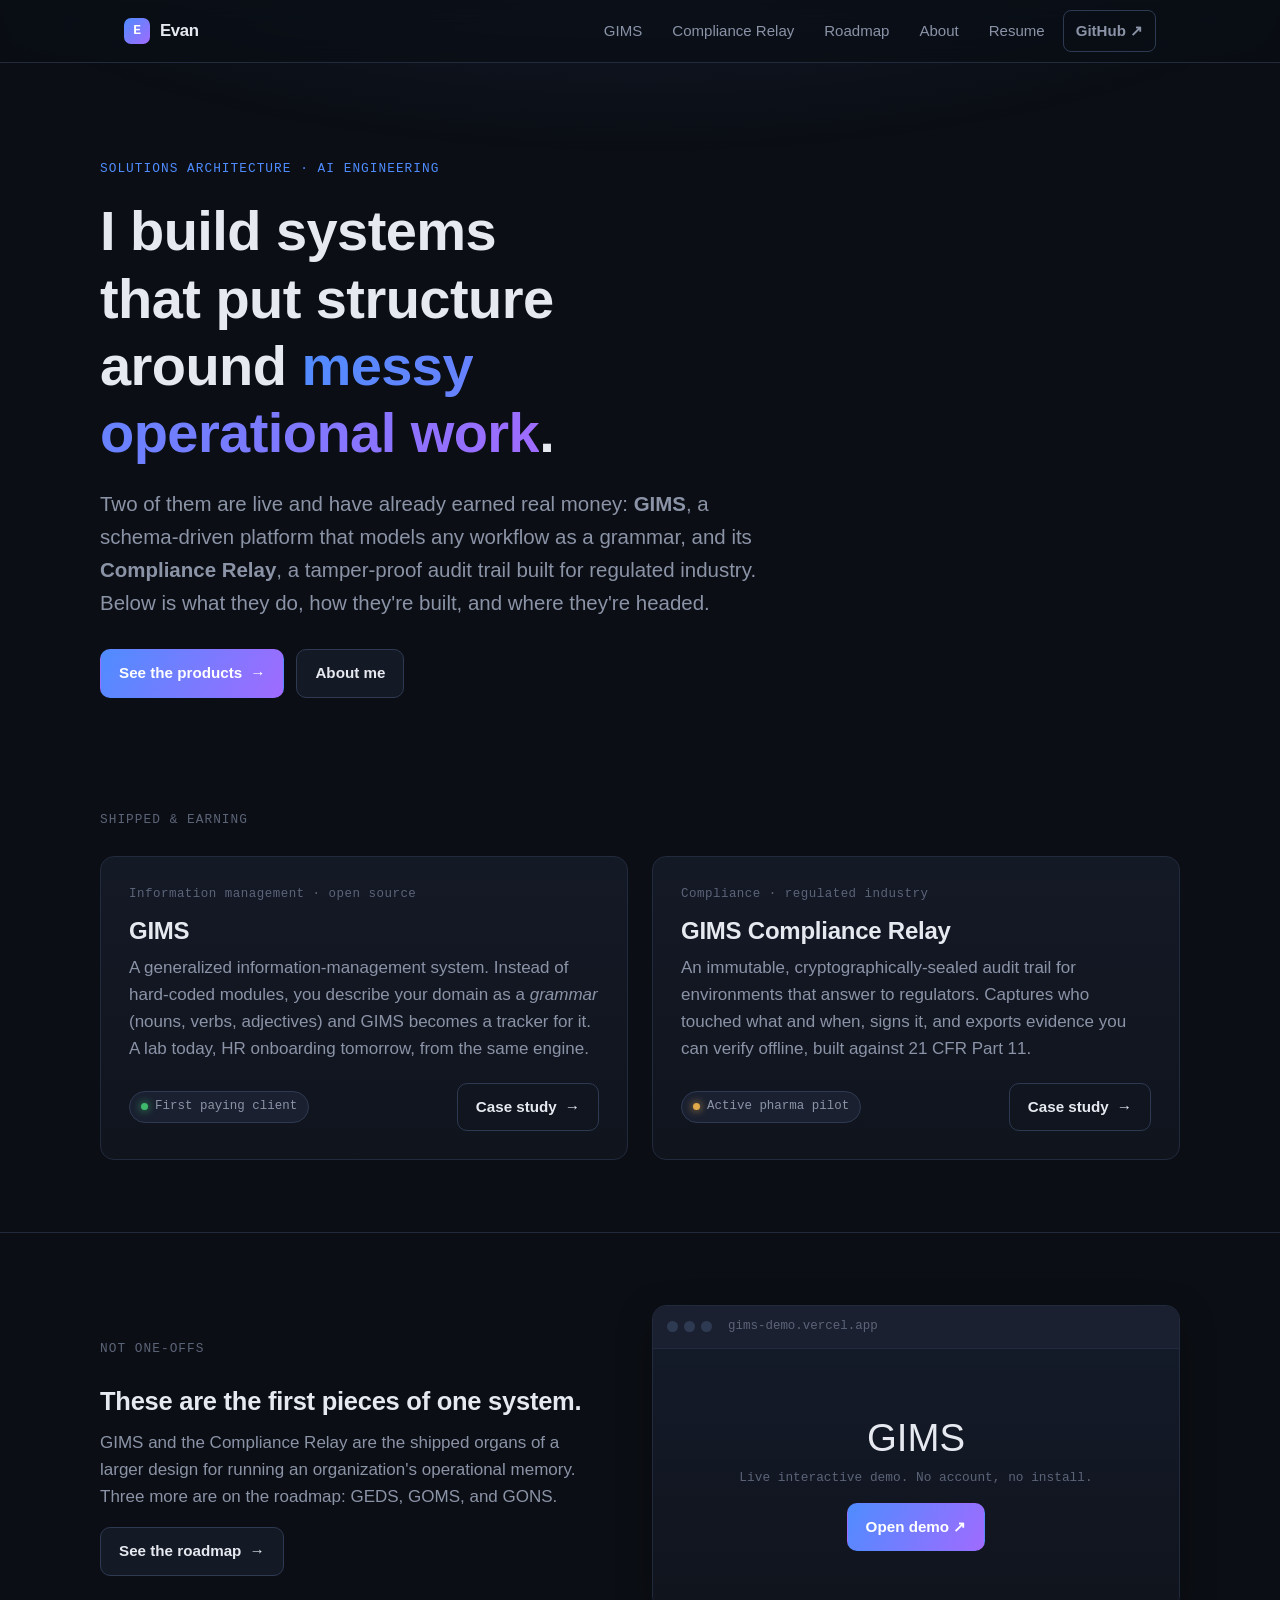
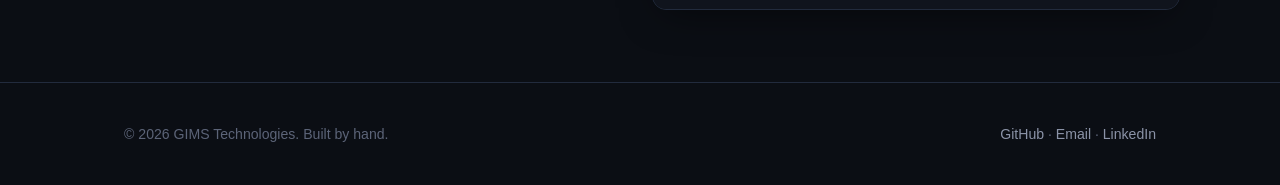
<file: index.html>
<!DOCTYPE html>
<html lang="en">
<head>
  <meta charset="UTF-8" />
  <meta name="viewport" content="width=device-width, initial-scale=1.0" />
  <title>Evan · Solutions Architecture &amp; AI Engineering</title>
  <link rel="icon" href="favicon.ico" sizes="any">
  <meta name="description" content="I build systems that put structure around messy operational work, and get people to pay for them. GIMS and the GIMS Compliance Relay: live, and already earning." />
  <meta property="og:title" content="Evan · Systems that structure operational work" />
  <meta property="og:description" content="GIMS and the GIMS Compliance Relay: live products with real early paying customers." />
  <meta property="og:type" content="website" />
  <link rel="preconnect" href="https://fonts.googleapis.com" />
  <link rel="stylesheet" href="styles/main.css" />
</head>
<body>
  <!-- NAME NOTE: "Evan" is used as the builder handle throughout.
       Swap in a legal/display name here and in the footer + about.html when ready. -->
  <header class="nav">
    <div class="container nav-inner">
      <a class="brand" href="index.html">
        <span class="mark">E</span> Evan
      </a>
      <nav class="nav-links">
        <a href="gims.html">GIMS</a>
        <a href="compliance-relay.html">Compliance Relay</a>
        <a href="roadmap.html">Roadmap</a>
        <a href="about.html">About</a>
        <a href="resume.html">Resume</a>
        <a class="btn btn-ghost" href="https://github.com/BMA-Corgea" target="_blank" rel="noopener">GitHub ↗</a>
      </nav>
    </div>
  </header>

  <main>
    <!-- HERO -->
    <section class="container hero">
      <div class="eyebrow">Solutions Architecture · AI Engineering</div>
      <h1>I build systems that put structure around <span class="gradient-text">messy operational work</span>.</h1>
      <p class="lede">
        Two of them are live and have already earned real money: <strong>GIMS</strong>, a
        schema-driven platform that models any workflow as a grammar, and its
        <strong>Compliance Relay</strong>, a tamper-proof audit trail built for regulated industry.
        Below is what they do, how they're built, and where they're headed.
      </p>
      <div class="btn-row">
        <a class="btn btn-primary" href="#work">See the products <span class="arrow">→</span></a>
        <a class="btn" href="about.html">About me</a>
      </div>
    </section>

    <!-- WORK -->
    <section class="container section" id="work">
      <div class="section-label">Shipped &amp; earning</div>
      <div class="grid grid-2">

        <!-- GIMS -->
        <article class="card">
          <div class="kicker">Information management · open source</div>
          <h3>GIMS</h3>
          <p class="card-sub">
            A generalized information-management system. Instead of hard-coded modules, you
            describe your domain as a <em>grammar</em> (nouns, verbs, adjectives) and GIMS
            becomes a tracker for it. A lab today, HR onboarding tomorrow, from the same engine.
          </p>
          <div class="card-foot">
            <span class="tag"><span class="dot"></span> First paying client</span>
            <a class="btn btn-ghost" href="gims.html">Case study <span class="arrow">→</span></a>
          </div>
        </article>

        <!-- Compliance Relay -->
        <article class="card">
          <div class="kicker">Compliance · regulated industry</div>
          <h3>GIMS Compliance Relay</h3>
          <p class="card-sub">
            An immutable, cryptographically-sealed audit trail for environments that answer to
            regulators. Captures who touched what and when, signs it, and exports evidence you
            can verify offline, built against 21 CFR Part 11.
          </p>
          <div class="card-foot">
            <span class="tag"><span class="dot warm"></span> Active pharma pilot</span>
            <a class="btn btn-ghost" href="compliance-relay.html">Case study <span class="arrow">→</span></a>
          </div>
        </article>

      </div>
    </section>

    <hr class="divider" />

    <!-- BIGGER PICTURE / ROADMAP TEASER -->
    <section class="container section">
      <div class="grid grid-2" style="align-items:center;">
        <div>
          <div class="section-label">Not one-offs</div>
          <h2>These are the first pieces of one system.</h2>
          <p style="color:var(--muted); max-width:52ch;">
            GIMS and the Compliance Relay are the shipped organs of a larger design for
            running an organization's operational memory. Three more are on the roadmap:
            GEDS, GOMS, and GONS.
          </p>
          <div class="btn-row">
            <a class="btn" href="roadmap.html">See the roadmap <span class="arrow">→</span></a>
          </div>
        </div>
        <div class="frame" aria-hidden="true">
          <div class="frame-bar">
            <div class="dots"><i></i><i></i><i></i></div>
            <span class="url">gims-demo.vercel.app</span>
          </div>
          <div class="frame-body">
            <div>
              <div class="organ-code" style="font-size:2.4rem;">GIMS</div>
              <p class="placeholder-note">Live interactive demo. No account, no install.</p>
              <div class="btn-row" style="justify-content:center; margin-top:14px;">
                <a class="btn btn-primary" href="https://gims-demo.vercel.app/" target="_blank" rel="noopener">Open demo ↗</a>
              </div>
            </div>
          </div>
        </div>
      </div>
    </section>
  </main>

  <footer class="footer">
    <div class="container footer-inner">
      <span>© <span data-year>2026</span> GIMS Technologies. Built by hand.</span>
      <span>
        <a href="https://github.com/BMA-Corgea" target="_blank" rel="noopener">GitHub</a> ·
        <a href="mailto:evanbr93@gmail.com">Email</a> · <a href="https://www.linkedin.com/in/evan-brown-7abb97332/" target="_blank" rel="noopener">LinkedIn</a>
      </span>
    </div>
  </footer>

  <script src="js/main.js"></script>
</body>
</html>
</file>
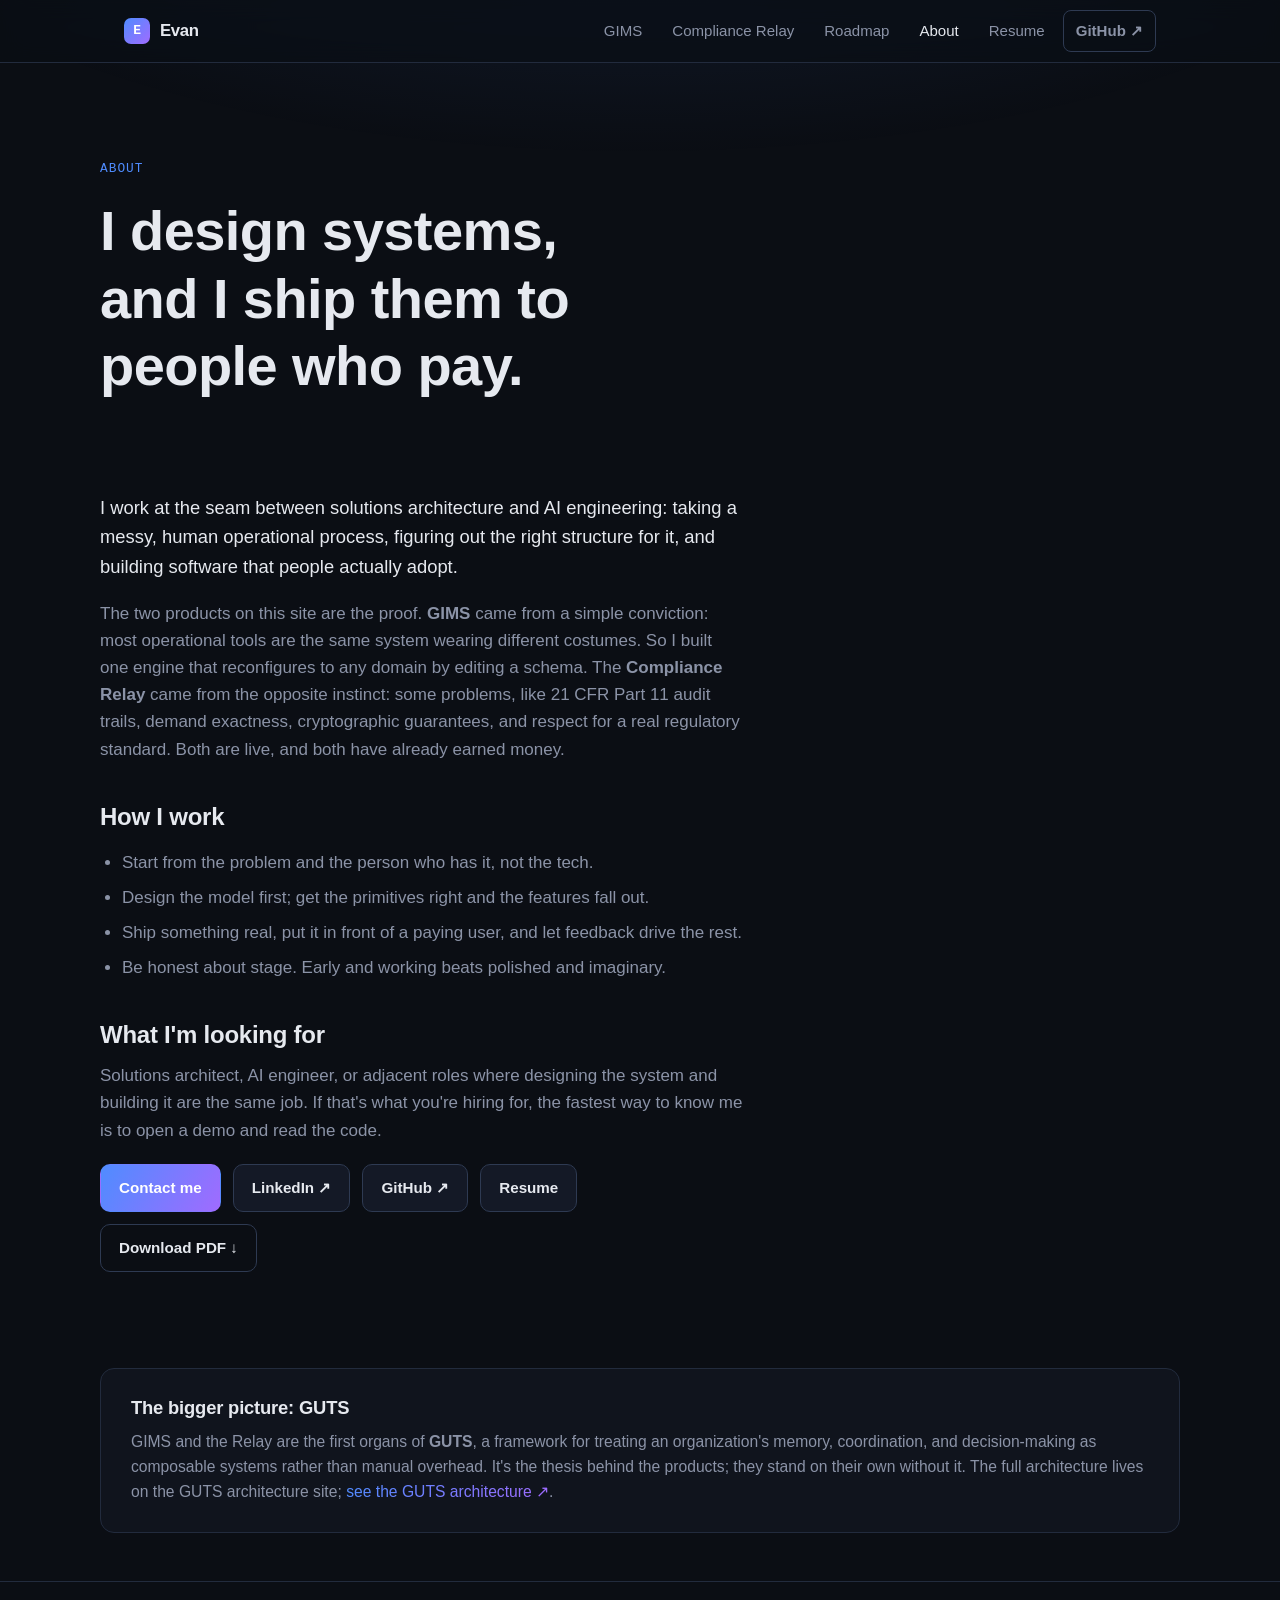
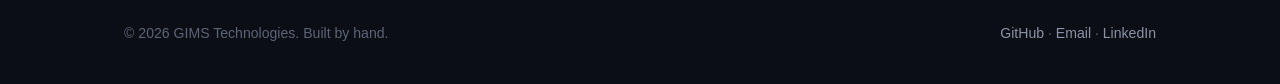
<file: about.html>
<!DOCTYPE html>
<html lang="en">
<head>
  <meta charset="UTF-8" />
  <meta name="viewport" content="width=device-width, initial-scale=1.0" />
  <title>About · Evan</title>
  <link rel="icon" href="favicon.ico" sizes="any">
  <meta name="description" content="Solutions architect and AI engineer. I design systems that structure operational work and ship them to real, paying customers." />
  <link rel="stylesheet" href="styles/main.css" />
</head>
<body>
  <header class="nav">
    <div class="container nav-inner">
      <a class="brand" href="index.html"><span class="mark">E</span> Evan</a>
      <nav class="nav-links">
        <a href="gims.html">GIMS</a>
        <a href="compliance-relay.html">Compliance Relay</a>
        <a href="roadmap.html">Roadmap</a>
        <a href="about.html">About</a>
        <a href="resume.html">Resume</a>
        <a class="btn btn-ghost" href="https://github.com/BMA-Corgea" target="_blank" rel="noopener">GitHub ↗</a>
      </nav>
    </div>
  </header>

  <main>
    <section class="container hero" style="padding-bottom:24px;">
      <div class="eyebrow">About</div>
      <h1>I design systems, and I ship them to people who pay.</h1>
    </section>

    <section class="container section-tight">
      <div class="prose">
        <!-- PERSONALIZE: replace the handle/bio below with your name and a sentence or two
             of real background (where you're based, what you were doing before, etc.). -->
        <p style="font-size:1.15rem; color:var(--text);">
          I work at the seam between solutions architecture and AI engineering: taking a messy,
          human operational process, figuring out the right structure for it, and building software
          that people actually adopt.
        </p>
        <p style="color:var(--muted);">
          The two products on this site are the proof. <strong>GIMS</strong> came from a simple
          conviction: most operational tools are the same system wearing different costumes.
          So I built one engine that reconfigures to any domain by editing a schema. The
          <strong>Compliance Relay</strong> came from the opposite instinct: some problems, like
          21 CFR Part 11 audit trails, demand exactness, cryptographic guarantees, and respect for a
          real regulatory standard. Both are live, and both have already earned money.
        </p>

        <h2>How I work</h2>
        <ul>
          <li>Start from the problem and the person who has it, not the tech.</li>
          <li>Design the model first; get the primitives right and the features fall out.</li>
          <li>Ship something real, put it in front of a paying user, and let feedback drive the rest.</li>
          <li>Be honest about stage. Early and working beats polished and imaginary.</li>
        </ul>

        <h2>What I'm looking for</h2>
        <p style="color:var(--muted);">
          Solutions architect, AI engineer, or adjacent roles where designing the system and building
          it are the same job. If that's what you're hiring for, the fastest way to know me is to open
          a demo and read the code.
        </p>

        <div class="contact-row">
          <a class="btn btn-primary" href="mailto:evanbr93@gmail.com">Contact me</a>
          <a class="btn" href="https://www.linkedin.com/in/evan-brown-7abb97332/" target="_blank" rel="noopener">LinkedIn ↗</a>
          <a class="btn" href="https://github.com/BMA-Corgea" target="_blank" rel="noopener">GitHub ↗</a>
          <a class="btn" href="resume.html">Resume</a>
          <a class="btn btn-ghost" href="Evan-Brown-Resume.pdf" target="_blank" rel="noopener">Download PDF ↓</a>
        </div>
      </div>
    </section>

    <section class="container section-tight">
      <div class="footnote">
        <h3>The bigger picture: GUTS</h3>
        <p style="margin-bottom:0;">
          GIMS and the Relay are the first organs of <strong>GUTS</strong>, a framework for treating an
          organization's memory, coordination, and decision-making as composable systems rather than
          manual overhead. It's the thesis behind the products; they stand on their own without it.
          The full architecture lives on the GUTS architecture site;
          <a class="gradient-text" href="https://guts-architecture.vercel.app/" target="_blank" rel="noopener">see the GUTS architecture ↗</a>.
        </p>
      </div>
    </section>
  </main>

  <footer class="footer">
    <div class="container footer-inner">
      <span>© <span data-year>2026</span> GIMS Technologies. Built by hand.</span>
      <span><a href="https://github.com/BMA-Corgea" target="_blank" rel="noopener">GitHub</a> · <a href="mailto:evanbr93@gmail.com">Email</a> · <a href="https://www.linkedin.com/in/evan-brown-7abb97332/" target="_blank" rel="noopener">LinkedIn</a></span>
    </div>
  </footer>
  <script src="js/main.js"></script>
</body>
</html>
</file>
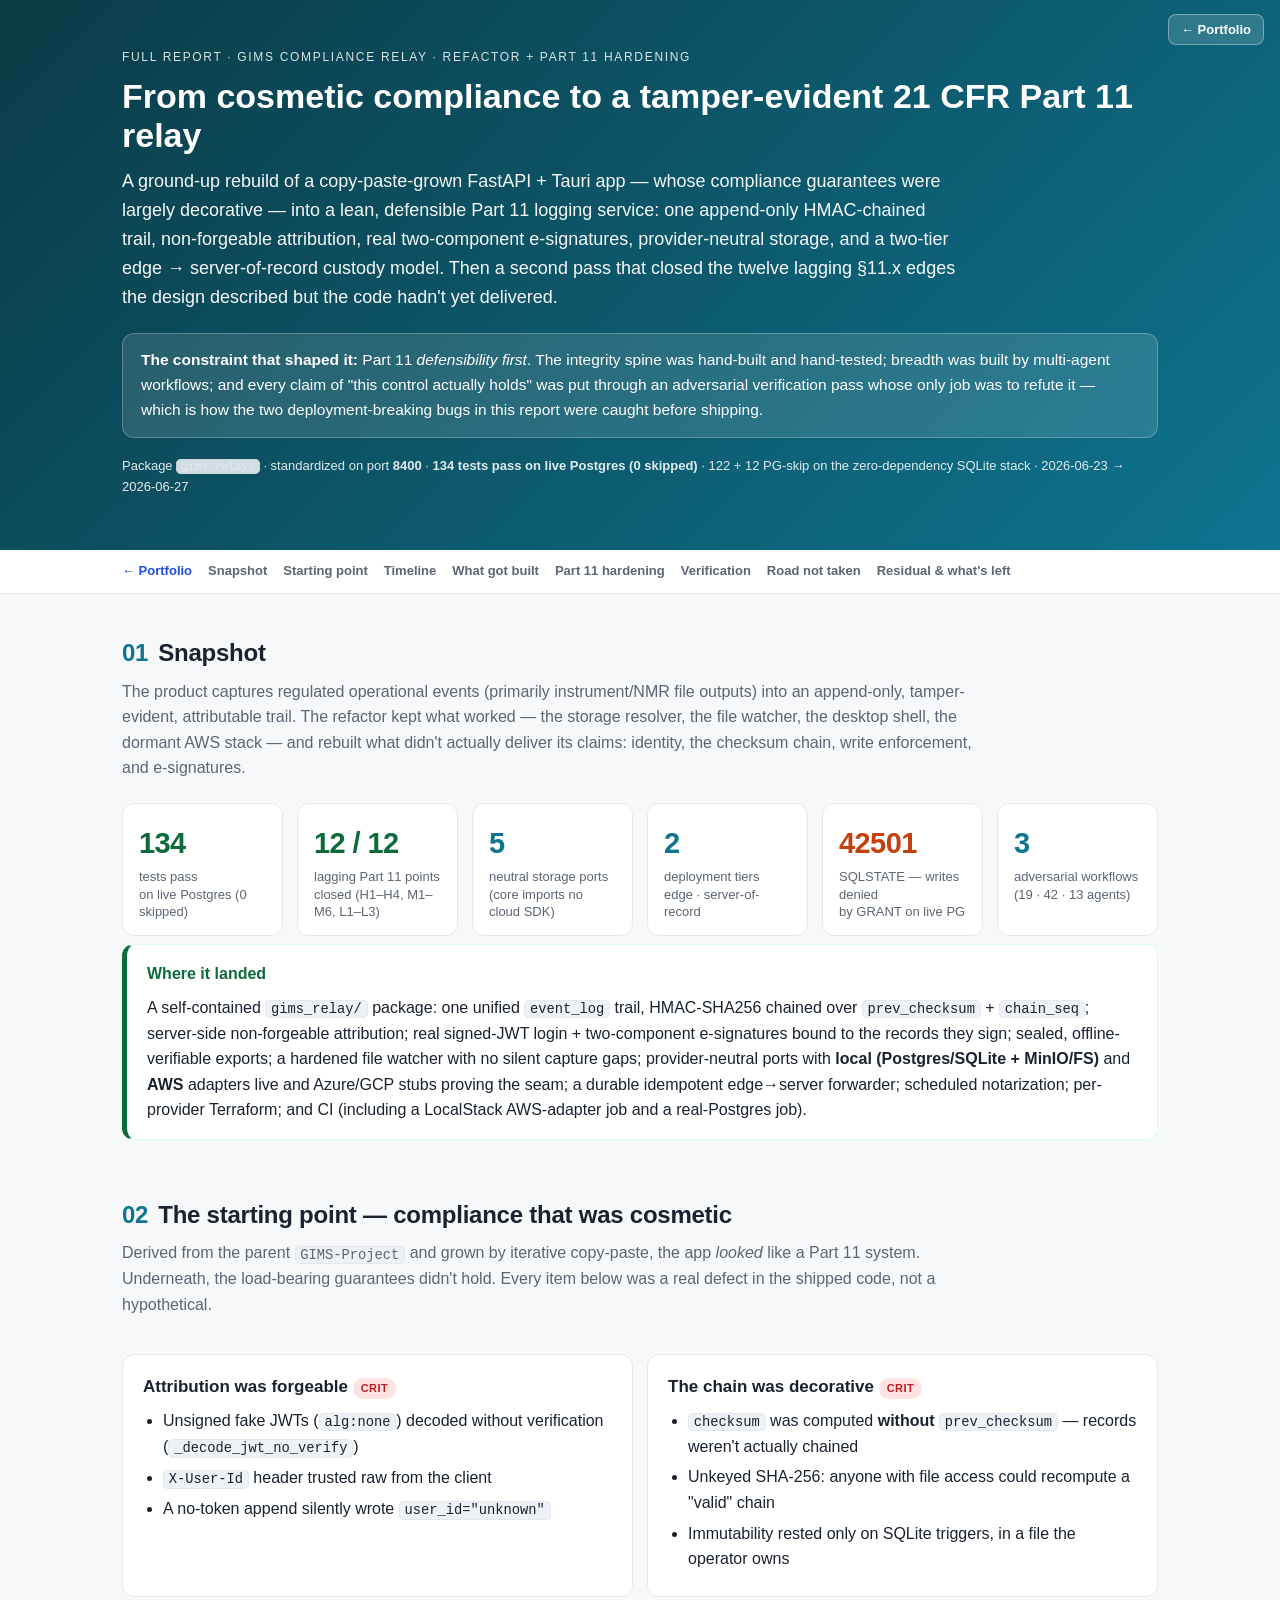
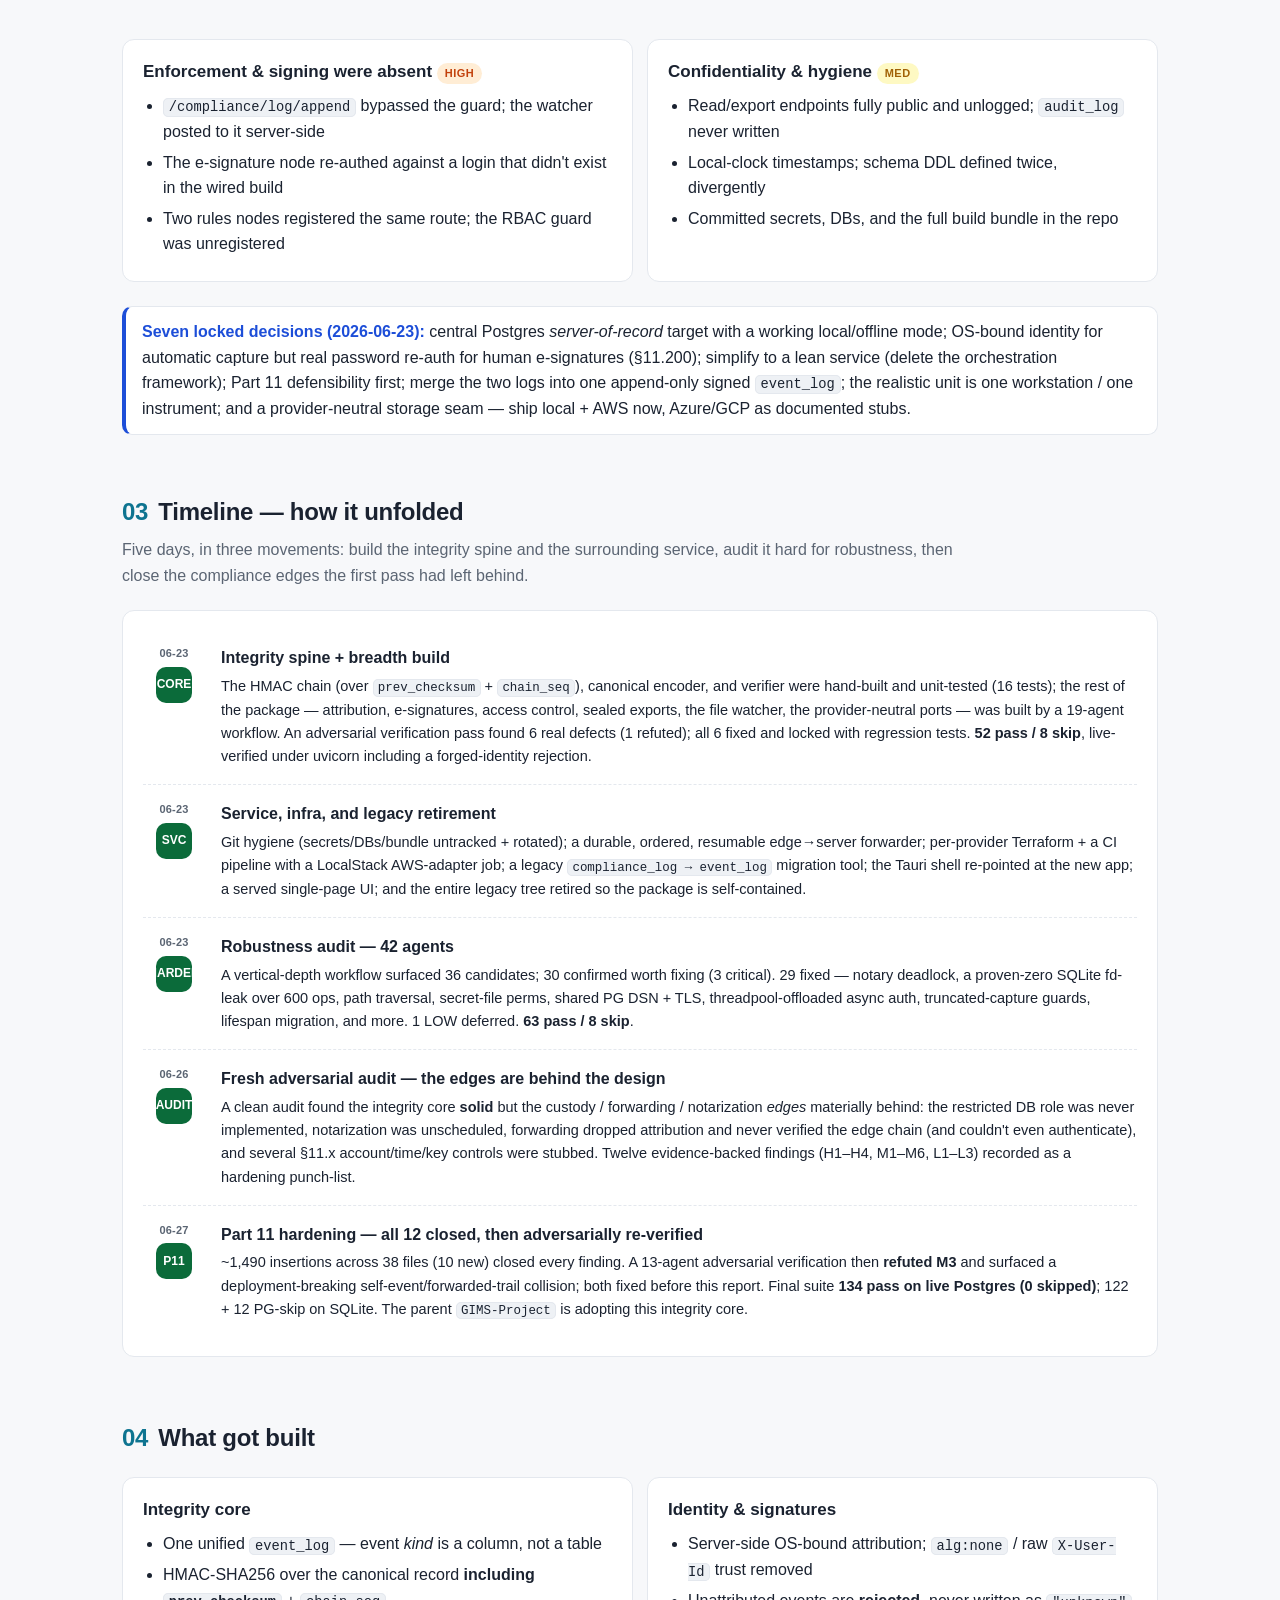
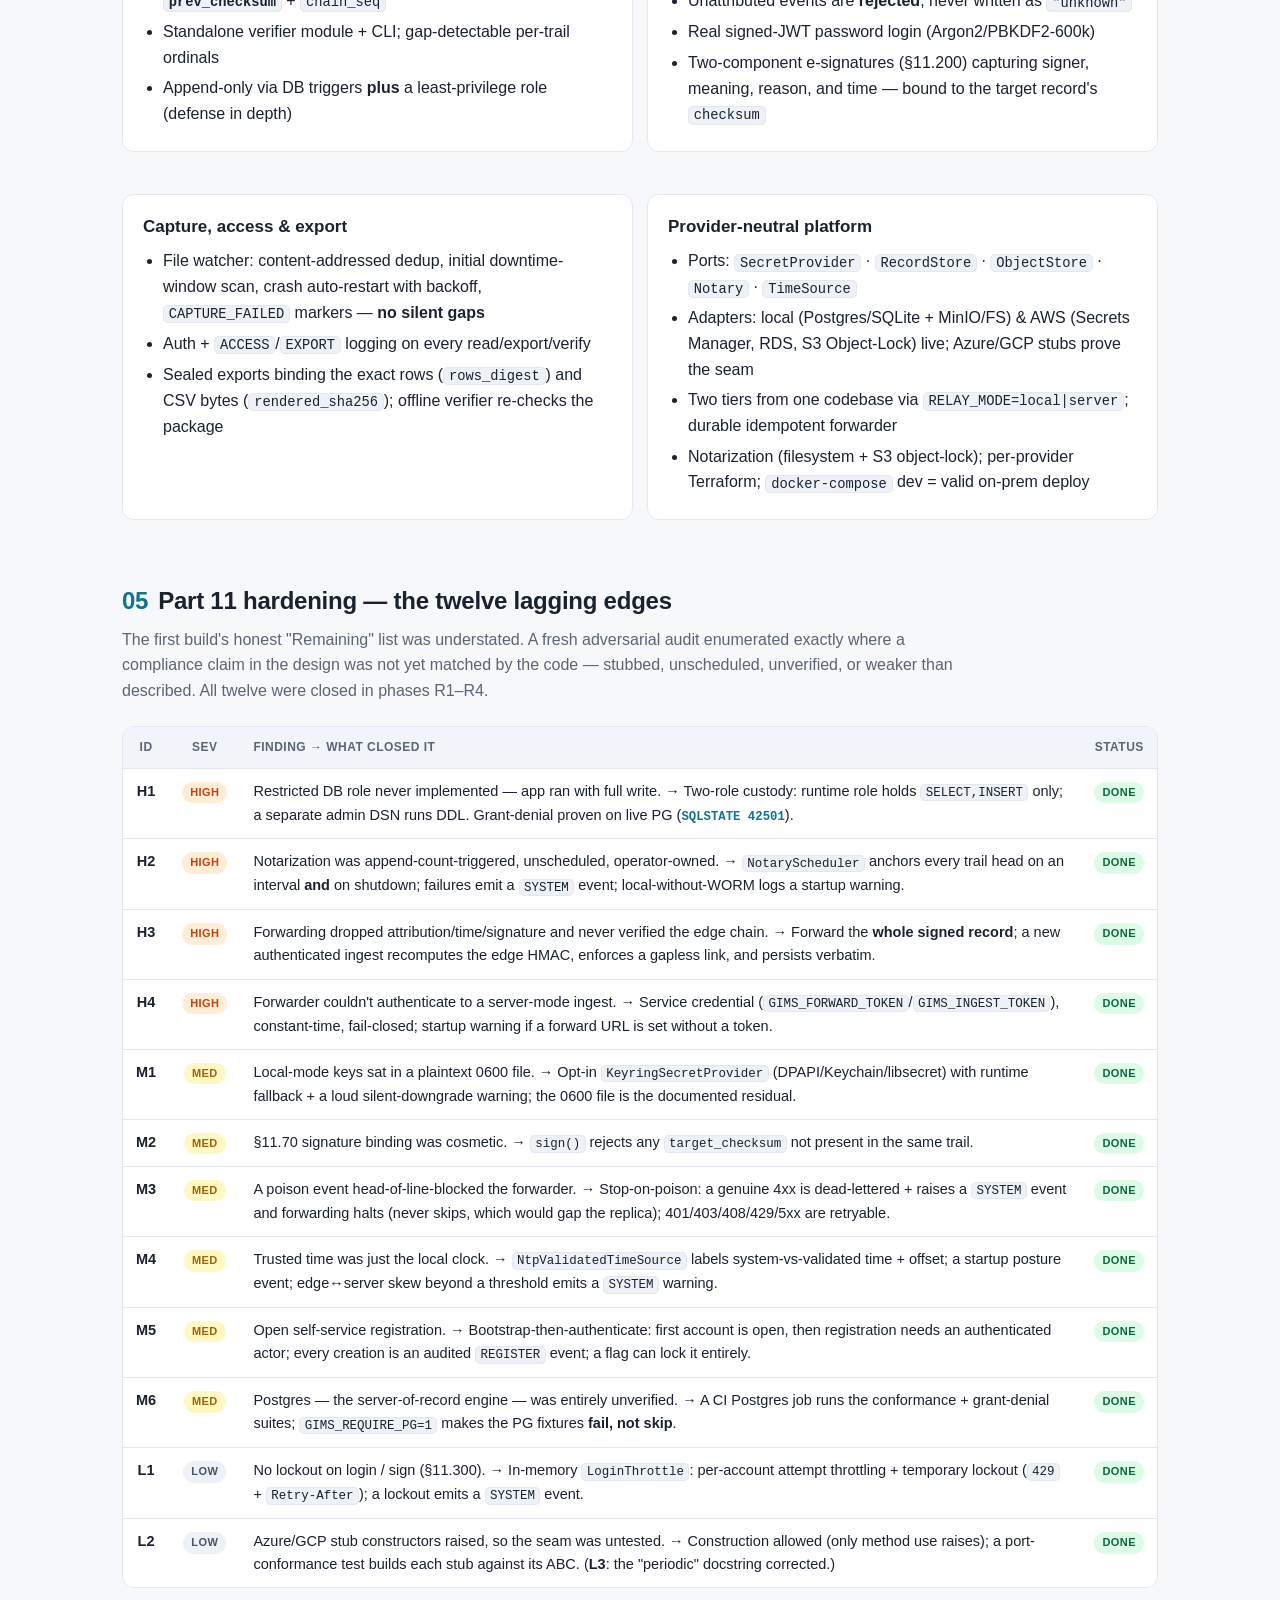
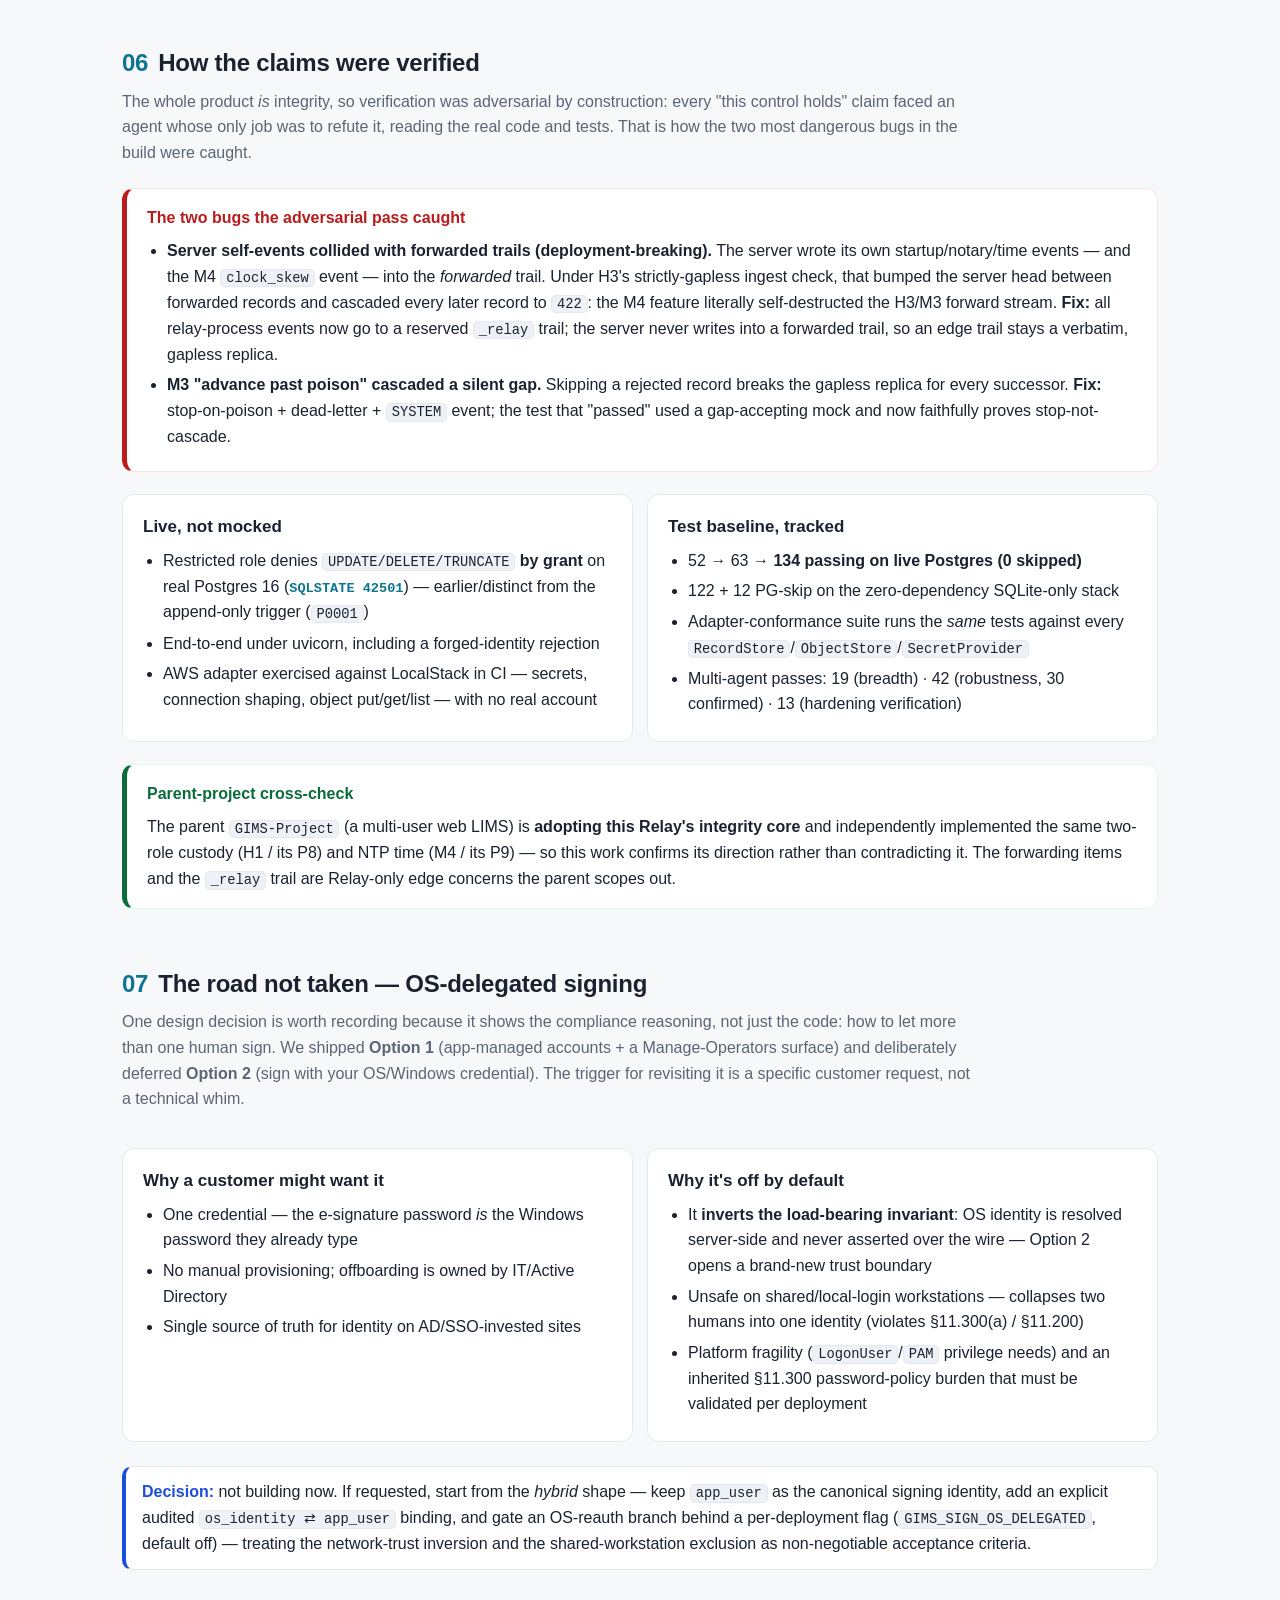
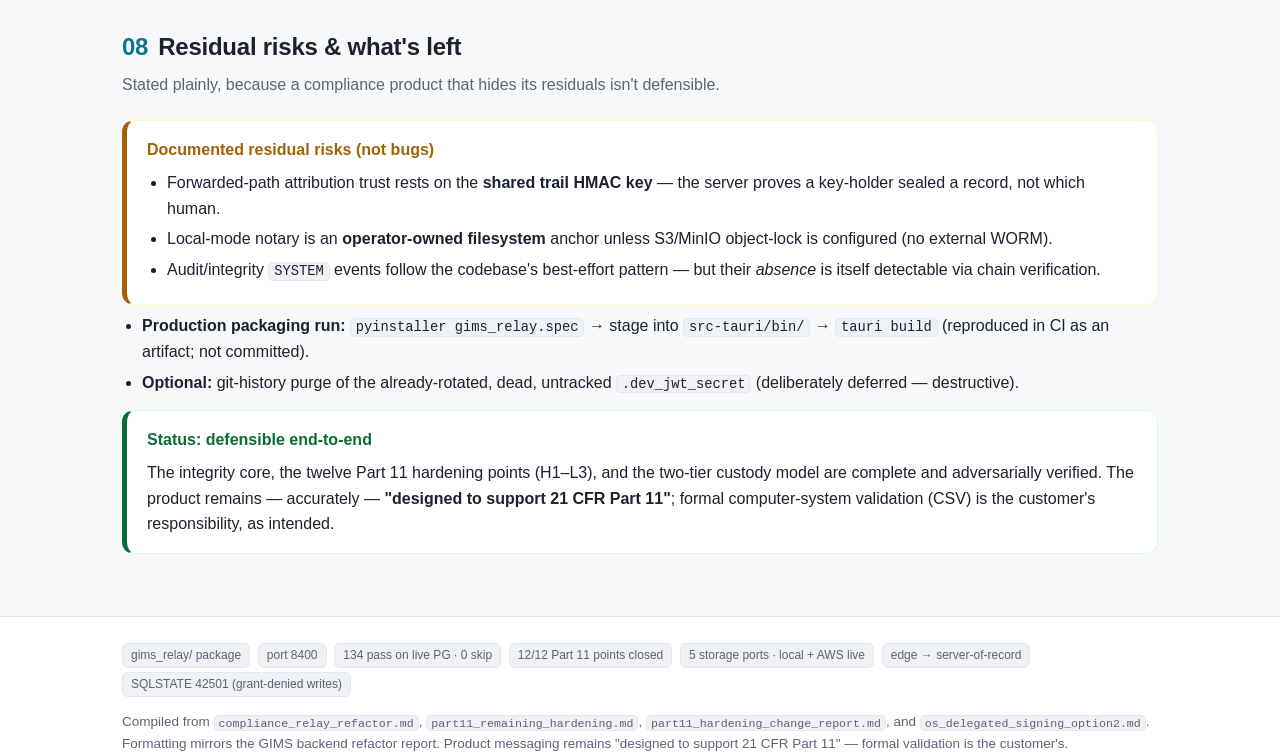
<file: compliance-relay-refactor-report.html>
<!DOCTYPE html>
<html lang="en">
<head>
<meta charset="utf-8">
<meta name="viewport" content="width=device-width, initial-scale=1">
<title>GIMS Compliance Relay — Full Report (refactor + Part 11 hardening)</title>
<link rel="icon" href="favicon.ico" sizes="any">
<style>
  :root{
    --bg:#f7f8fa; --panel:#ffffff; --ink:#1a2230; --muted:#5b6573; --line:#e4e8ee;
    --accent:#0e7490; --accent2:#1d4ed8;
    --crit:#b91c1c; --crit-bg:#fee2e2; --high:#c2410c; --high-bg:#ffedd5;
    --med:#a16207; --med-bg:#fef9c3; --low:#475569; --low-bg:#eef1f5;
    --ok:#0b6b3a; --ok-bg:#dcfce7;
    --code-bg:#0f1620; --code-ink:#e6edf3;
  }
  *{box-sizing:border-box}
  html{scroll-behavior:smooth}
  body{margin:0;background:var(--bg);color:var(--ink);
    font:16px/1.6 -apple-system,BlinkMacSystemFont,"Segoe UI",Roboto,Helvetica,Arial,sans-serif;}
  code,.mono{font-family:ui-monospace,SFMono-Regular,Menlo,Consolas,monospace;font-size:.86em}
  code{background:#eef1f5;border:1px solid var(--line);border-radius:5px;padding:.05em .35em}
  a{color:var(--accent2);text-decoration:none}
  a:hover{text-decoration:underline}
  .wrap{max-width:1080px;margin:0 auto;padding:0 22px}

  header.hero{background:linear-gradient(135deg,#0b3b46,#0e7490);color:#fff;padding:48px 0 40px}
  .eyebrow{letter-spacing:.14em;text-transform:uppercase;font-size:12px;opacity:.85;margin:0 0 10px}
  h1{margin:0 0 12px;font-size:34px;line-height:1.15;font-weight:800}
  .lede{font-size:18px;max-width:840px;opacity:.96;margin:0}
  .thesis{margin-top:22px;background:rgba(255,255,255,.12);border:1px solid rgba(255,255,255,.25);
    border-radius:12px;padding:14px 18px;font-size:15.5px}
  .thesis b{font-weight:700}
  .meta-line{margin-top:18px;font-size:13px;opacity:.88}

  nav.toc{position:sticky;top:0;z-index:10;background:rgba(255,255,255,.92);backdrop-filter:blur(6px);
    border-bottom:1px solid var(--line)}
  nav.toc .wrap{display:flex;flex-wrap:wrap;gap:6px 16px;padding:11px 22px}
  nav.toc a{font-size:13px;color:var(--muted);font-weight:600}
  nav.toc a:hover{color:var(--accent)}
  nav.toc a.home{color:var(--accent2)}

  section{padding:40px 0 8px}
  h2{font-size:24px;margin:0 0 6px;font-weight:800;letter-spacing:-.01em}
  h2 .num{color:var(--accent);font-weight:800;margin-right:10px}
  .sub{color:var(--muted);margin:0 0 22px;max-width:860px}
  h3{font-size:17px;margin:24px 0 8px}

  .stats{display:grid;grid-template-columns:repeat(auto-fit,minmax(150px,1fr));gap:14px;margin:6px 0 8px}
  .stat{background:var(--panel);border:1px solid var(--line);border-radius:12px;padding:16px 16px 14px}
  .stat .n{font-size:29px;font-weight:800;letter-spacing:-.02em;color:var(--accent)}
  .stat .n.ok{color:var(--ok)}
  .stat .n.warn{color:var(--high)}
  .stat .l{font-size:13px;color:var(--muted);margin-top:2px;line-height:1.35}

  .badge{display:inline-block;font-size:11px;font-weight:800;letter-spacing:.04em;text-transform:uppercase;
    padding:2px 8px;border-radius:999px;white-space:nowrap}
  .b-crit{color:var(--crit);background:var(--crit-bg)}
  .b-high{color:var(--high);background:var(--high-bg)}
  .b-med{color:var(--med);background:var(--med-bg)}
  .b-low{color:var(--low);background:var(--low-bg)}
  .b-ok{color:var(--ok);background:var(--ok-bg)}

  .tablewrap{overflow-x:auto;border:1px solid var(--line);border-radius:12px;margin:8px 0}
  table{border-collapse:collapse;width:100%;background:var(--panel);font-size:14.5px}
  th,td{text-align:left;padding:11px 13px;border-bottom:1px solid var(--line);vertical-align:top}
  th{background:#f1f4f8;font-size:12px;letter-spacing:.04em;text-transform:uppercase;color:var(--muted)}
  tr:last-child td{border-bottom:none}
  td.num,th.num{text-align:right;font-variant-numeric:tabular-nums;white-space:nowrap}
  td.c,th.c{text-align:center;white-space:nowrap}
  .add{color:var(--ok);font-weight:700}
  .del{color:var(--crit);font-weight:700}
  .ev{color:var(--muted);font-size:13.5px}
  .sha{font-family:ui-monospace,monospace;font-size:.85em;color:var(--accent);font-weight:700}

  .card{background:var(--panel);border:1px solid var(--line);border-radius:12px;padding:18px 20px;margin:14px 0}
  .grid2{display:grid;grid-template-columns:1fr 1fr;gap:14px}
  @media(max-width:760px){.grid2{grid-template-columns:1fr}}
  ul.tight{margin:6px 0;padding-left:20px}
  ul.tight li{margin:5px 0}
  .path{font-family:ui-monospace,monospace;font-size:.85em;color:#6b21a8;background:#f6f0fb;border:1px solid #ecdcfb;
    border-radius:5px;padding:.03em .35em}

  .phase{display:flex;gap:16px;align-items:flex-start;padding:16px 0;border-bottom:1px dashed var(--line)}
  .phase:last-child{border-bottom:none}
  .pnum{flex:0 0 auto;width:62px;text-align:center}
  .pnum .day{font-size:11px;color:var(--muted);font-weight:700;letter-spacing:.02em}
  .pnum .dot{width:36px;height:36px;margin:4px auto 0;border-radius:10px;background:var(--accent);color:#fff;
    font-weight:800;display:flex;align-items:center;justify-content:center;font-size:12px}
  .pnum .dot.done{background:var(--ok)}
  .phase .pbody{flex:1}
  .phase .pbody h4{margin:0 0 4px;font-size:16px}
  .phase .pbody p{margin:0;color:var(--ink);font-size:14.5px}

  .decision{border:1px solid var(--line);border-left:4px solid var(--accent2);border-radius:10px;
    padding:12px 16px;margin:10px 0;background:var(--panel)}
  .decision b{color:var(--accent2)}
  .ok-callout{background:#fff;border:1px solid var(--ok-bg);border-left:5px solid var(--ok);
    border-radius:12px;padding:16px 20px;margin:8px 0}
  .ok-callout h3{margin:0 0 8px;color:var(--ok);font-size:16px}
  .warn-callout{background:#fff;border:1px solid var(--med-bg);border-left:5px solid var(--med);
    border-radius:12px;padding:16px 20px;margin:8px 0}
  .warn-callout h3{margin:0 0 8px;color:var(--med);font-size:16px}
  .crit-callout{background:#fff;border:1px solid var(--crit-bg);border-left:5px solid var(--crit);
    border-radius:12px;padding:16px 20px;margin:8px 0}
  .crit-callout h3{margin:0 0 8px;color:var(--crit);font-size:16px}

  footer{margin-top:46px;border-top:1px solid var(--line);background:#fff}
  footer .wrap{padding:24px 22px;color:var(--muted);font-size:13.5px}
  .tag{display:inline-block;background:#eef1f5;border:1px solid var(--line);border-radius:6px;padding:2px 8px;
    font-size:12px;color:var(--muted);margin:2px 4px 2px 0}

  .backlink{position:fixed;top:14px;right:16px;z-index:50;font:600 13px/1 -apple-system,BlinkMacSystemFont,'Segoe UI',Roboto,sans-serif;
    color:#fff;background:rgba(255,255,255,.15);border:1px solid rgba(255,255,255,.35);border-radius:8px;padding:8px 12px;
    text-decoration:none;backdrop-filter:blur(6px)}
</style>
</head>
<body>

<a class="backlink" href="index.html">← Portfolio</a>

<header class="hero">
  <div class="wrap">
    <p class="eyebrow">Full Report · GIMS Compliance Relay · refactor + Part 11 hardening</p>
    <h1>From cosmetic compliance to a tamper-evident 21 CFR Part 11 relay</h1>
    <p class="lede">A ground-up rebuild of a copy-paste-grown FastAPI + Tauri app — whose compliance
      guarantees were largely decorative — into a lean, defensible Part 11 logging service: one append-only
      HMAC-chained trail, non-forgeable attribution, real two-component e-signatures, provider-neutral
      storage, and a two-tier edge → server-of-record custody model. Then a second pass that closed the
      twelve lagging §11.x edges the design described but the code hadn't yet delivered.</p>
    <div class="thesis">
      <b>The constraint that shaped it:</b> Part 11 <i>defensibility first</i>. The integrity spine was
      hand-built and hand-tested; breadth was built by multi-agent workflows; and every claim of "this
      control actually holds" was put through an adversarial verification pass whose only job was to
      refute it — which is how the two deployment-breaking bugs in this report were caught before shipping.
    </div>
    <p class="meta-line">Package <code>gims_relay/</code> · standardized on port <b>8400</b> ·
      <b>134 tests pass on live Postgres (0 skipped)</b> · 122 + 12 PG-skip on the zero-dependency SQLite stack ·
      2026-06-23 → 2026-06-27</p>
  </div>
</header>

<nav class="toc"><div class="wrap">
  <a class="home" href="index.html">← Portfolio</a>
  <a href="#snapshot">Snapshot</a>
  <a href="#starting">Starting point</a>
  <a href="#timeline">Timeline</a>
  <a href="#built">What got built</a>
  <a href="#hardening">Part 11 hardening</a>
  <a href="#verify">Verification</a>
  <a href="#deferred">Road not taken</a>
  <a href="#next">Residual &amp; what's left</a>
</div></nav>

<!-- ───────────────────────── SNAPSHOT ───────────────────────── -->
<section id="snapshot"><div class="wrap">
  <h2><span class="num">01</span>Snapshot</h2>
  <p class="sub">The product captures regulated operational events (primarily instrument/NMR file outputs)
    into an append-only, tamper-evident, attributable trail. The refactor kept what worked — the storage
    resolver, the file watcher, the desktop shell, the dormant AWS stack — and rebuilt what didn't actually
    deliver its claims: identity, the checksum chain, write enforcement, and e-signatures.</p>
  <div class="stats">
    <div class="stat"><div class="n ok">134</div><div class="l">tests pass<br>on live Postgres (0 skipped)</div></div>
    <div class="stat"><div class="n ok">12 / 12</div><div class="l">lagging Part 11 points<br>closed (H1–H4, M1–M6, L1–L3)</div></div>
    <div class="stat"><div class="n">5</div><div class="l">neutral storage ports<br>(core imports no cloud SDK)</div></div>
    <div class="stat"><div class="n">2</div><div class="l">deployment tiers<br>edge · server-of-record</div></div>
    <div class="stat"><div class="n warn">42501</div><div class="l">SQLSTATE — writes denied<br>by GRANT on live PG</div></div>
    <div class="stat"><div class="n">3</div><div class="l">adversarial workflows<br>(19 · 42 · 13 agents)</div></div>
  </div>
  <div class="ok-callout">
    <h3>Where it landed</h3>
    <p style="margin:0">A self-contained <code>gims_relay/</code> package: one unified <code>event_log</code>
      trail, HMAC-SHA256 chained over <code>prev_checksum</code> + <code>chain_seq</code>; server-side
      non-forgeable attribution; real signed-JWT login + two-component e-signatures bound to the records
      they sign; sealed, offline-verifiable exports; a hardened file watcher with no silent capture gaps;
      provider-neutral ports with <b>local (Postgres/SQLite + MinIO/FS)</b> and <b>AWS</b> adapters live and
      Azure/GCP stubs proving the seam; a durable idempotent edge→server forwarder; scheduled notarization;
      per-provider Terraform; and CI (including a LocalStack AWS-adapter job and a real-Postgres job).</p>
  </div>
</div></section>

<!-- ───────────────────────── STARTING POINT ───────────────────────── -->
<section id="starting"><div class="wrap">
  <h2><span class="num">02</span>The starting point — compliance that was cosmetic</h2>
  <p class="sub">Derived from the parent <code>GIMS-Project</code> and grown by iterative copy-paste, the app
    <i>looked</i> like a Part 11 system. Underneath, the load-bearing guarantees didn't hold. Every item
    below was a real defect in the shipped code, not a hypothetical.</p>
  <div class="grid2">
    <div class="card"><h3 style="margin-top:0">Attribution was forgeable <span class="badge b-crit">crit</span></h3>
      <ul class="tight">
        <li>Unsigned fake JWTs (<code>alg:none</code>) decoded without verification (<code>_decode_jwt_no_verify</code>)</li>
        <li><code>X-User-Id</code> header trusted raw from the client</li>
        <li>A no-token append silently wrote <code>user_id="unknown"</code></li>
      </ul></div>
    <div class="card"><h3 style="margin-top:0">The chain was decorative <span class="badge b-crit">crit</span></h3>
      <ul class="tight">
        <li><code>checksum</code> was computed <b>without</b> <code>prev_checksum</code> — records weren't actually chained</li>
        <li>Unkeyed SHA-256: anyone with file access could recompute a "valid" chain</li>
        <li>Immutability rested only on SQLite triggers, in a file the operator owns</li>
      </ul></div>
    <div class="card"><h3 style="margin-top:0">Enforcement &amp; signing were absent <span class="badge b-high">high</span></h3>
      <ul class="tight">
        <li><code>/compliance/log/append</code> bypassed the guard; the watcher posted to it server-side</li>
        <li>The e-signature node re-authed against a login that didn't exist in the wired build</li>
        <li>Two rules nodes registered the same route; the RBAC guard was unregistered</li>
      </ul></div>
    <div class="card"><h3 style="margin-top:0">Confidentiality &amp; hygiene <span class="badge b-med">med</span></h3>
      <ul class="tight">
        <li>Read/export endpoints fully public and unlogged; <code>audit_log</code> never written</li>
        <li>Local-clock timestamps; schema DDL defined twice, divergently</li>
        <li>Committed secrets, DBs, and the full build bundle in the repo</li>
      </ul></div>
  </div>
  <div class="decision"><b>Seven locked decisions (2026-06-23):</b> central Postgres <i>server-of-record</i>
    target with a working local/offline mode; OS-bound identity for automatic capture but real password
    re-auth for human e-signatures (§11.200); simplify to a lean service (delete the orchestration
    framework); Part 11 defensibility first; merge the two logs into one append-only signed
    <code>event_log</code>; the realistic unit is one workstation / one instrument; and a provider-neutral
    storage seam — ship local + AWS now, Azure/GCP as documented stubs.</div>
</div></section>

<!-- ───────────────────────── TIMELINE ───────────────────────── -->
<section id="timeline"><div class="wrap">
  <h2><span class="num">03</span>Timeline — how it unfolded</h2>
  <p class="sub">Five days, in three movements: build the integrity spine and the surrounding service,
    audit it hard for robustness, then close the compliance edges the first pass had left behind.</p>
  <div class="card">
    <div class="phase"><div class="pnum"><div class="day">06-23</div><div class="dot done">CORE</div></div>
      <div class="pbody"><h4>Integrity spine + breadth build</h4>
        <p>The HMAC chain (over <code>prev_checksum</code> + <code>chain_seq</code>), canonical encoder, and
          verifier were hand-built and unit-tested (16 tests); the rest of the package — attribution,
          e-signatures, access control, sealed exports, the file watcher, the provider-neutral ports — was
          built by a 19-agent workflow. An adversarial verification pass found 6 real defects (1 refuted);
          all 6 fixed and locked with regression tests. <b>52 pass / 8 skip</b>, live-verified under uvicorn
          including a forged-identity rejection.</p></div></div>

    <div class="phase"><div class="pnum"><div class="day">06-23</div><div class="dot done">SVC</div></div>
      <div class="pbody"><h4>Service, infra, and legacy retirement</h4>
        <p>Git hygiene (secrets/DBs/bundle untracked + rotated); a durable, ordered, resumable edge→server
          forwarder; per-provider Terraform + a CI pipeline with a LocalStack AWS-adapter job; a legacy
          <code>compliance_log → event_log</code> migration tool; the Tauri shell re-pointed at the new app;
          a served single-page UI; and the entire legacy tree retired so the package is self-contained.</p></div></div>

    <div class="phase"><div class="pnum"><div class="day">06-23</div><div class="dot done">HARDEN</div></div>
      <div class="pbody"><h4>Robustness audit — 42 agents</h4>
        <p>A vertical-depth workflow surfaced 36 candidates; 30 confirmed worth fixing (3 critical). 29 fixed
          — notary deadlock, a proven-zero SQLite fd-leak over 600 ops, path traversal, secret-file perms,
          shared PG DSN + TLS, threadpool-offloaded async auth, truncated-capture guards, lifespan migration,
          and more. 1 LOW deferred. <b>63 pass / 8 skip</b>.</p></div></div>

    <div class="phase"><div class="pnum"><div class="day">06-26</div><div class="dot done">AUDIT</div></div>
      <div class="pbody"><h4>Fresh adversarial audit — the edges are behind the design</h4>
        <p>A clean audit found the integrity core <b>solid</b> but the custody / forwarding / notarization
          <i>edges</i> materially behind: the restricted DB role was never implemented, notarization was
          unscheduled, forwarding dropped attribution and never verified the edge chain (and couldn't even
          authenticate), and several §11.x account/time/key controls were stubbed. Twelve evidence-backed
          findings (H1–H4, M1–M6, L1–L3) recorded as a hardening punch-list.</p></div></div>

    <div class="phase"><div class="pnum"><div class="day">06-27</div><div class="dot done">P11</div></div>
      <div class="pbody"><h4>Part 11 hardening — all 12 closed, then adversarially re-verified</h4>
        <p>~1,490 insertions across 38 files (10 new) closed every finding. A 13-agent adversarial
          verification then <b>refuted M3</b> and surfaced a deployment-breaking self-event/forwarded-trail
          collision; both fixed before this report. Final suite <b>134 pass on live Postgres (0 skipped)</b>;
          122 + 12 PG-skip on SQLite. The parent <code>GIMS-Project</code> is adopting this integrity core.</p></div></div>
  </div>
</div></section>

<!-- ───────────────────────── BUILT ───────────────────────── -->
<section id="built"><div class="wrap">
  <h2><span class="num">04</span>What got built</h2>
  <div class="grid2">
    <div class="card"><h3 style="margin-top:0">Integrity core</h3>
      <ul class="tight">
        <li>One unified <code>event_log</code> — event <i>kind</i> is a column, not a table</li>
        <li>HMAC-SHA256 over the canonical record <b>including <code>prev_checksum</code></b> + <code>chain_seq</code></li>
        <li>Standalone verifier module + CLI; gap-detectable per-trail ordinals</li>
        <li>Append-only via DB triggers <b>plus</b> a least-privilege role (defense in depth)</li>
      </ul></div>
    <div class="card"><h3 style="margin-top:0">Identity &amp; signatures</h3>
      <ul class="tight">
        <li>Server-side OS-bound attribution; <code>alg:none</code> / raw <code>X-User-Id</code> trust removed</li>
        <li>Unattributed events are <b>rejected</b>, never written as <code>"unknown"</code></li>
        <li>Real signed-JWT password login (Argon2/PBKDF2-600k)</li>
        <li>Two-component e-signatures (§11.200) capturing signer, meaning, reason, and time — bound to the target record's <code>checksum</code></li>
      </ul></div>
    <div class="card"><h3 style="margin-top:0">Capture, access &amp; export</h3>
      <ul class="tight">
        <li>File watcher: content-addressed dedup, initial downtime-window scan, crash auto-restart with backoff, <code>CAPTURE_FAILED</code> markers — <b>no silent gaps</b></li>
        <li>Auth + <code>ACCESS</code>/<code>EXPORT</code> logging on every read/export/verify</li>
        <li>Sealed exports binding the exact rows (<code>rows_digest</code>) and CSV bytes (<code>rendered_sha256</code>); offline verifier re-checks the package</li>
      </ul></div>
    <div class="card"><h3 style="margin-top:0">Provider-neutral platform</h3>
      <ul class="tight">
        <li>Ports: <code>SecretProvider</code> · <code>RecordStore</code> · <code>ObjectStore</code> · <code>Notary</code> · <code>TimeSource</code></li>
        <li>Adapters: local (Postgres/SQLite + MinIO/FS) &amp; AWS (Secrets Manager, RDS, S3 Object-Lock) live; Azure/GCP stubs prove the seam</li>
        <li>Two tiers from one codebase via <code>RELAY_MODE=local|server</code>; durable idempotent forwarder</li>
        <li>Notarization (filesystem + S3 object-lock); per-provider Terraform; <code>docker-compose</code> dev = valid on-prem deploy</li>
      </ul></div>
  </div>
</div></section>

<!-- ───────────────────────── HARDENING ───────────────────────── -->
<section id="hardening"><div class="wrap">
  <h2><span class="num">05</span>Part 11 hardening — the twelve lagging edges</h2>
  <p class="sub">The first build's honest "Remaining" list was understated. A fresh adversarial audit
    enumerated exactly where a compliance claim in the design was not yet matched by the code — stubbed,
    unscheduled, unverified, or weaker than described. All twelve were closed in phases R1–R4.</p>
  <div class="tablewrap"><table>
    <thead><tr><th class="c">ID</th><th class="c">Sev</th><th>Finding → what closed it</th><th class="c">Status</th></tr></thead>
    <tbody>
      <tr><td class="c"><b>H1</b></td><td class="c"><span class="badge b-high">high</span></td>
        <td>Restricted DB role never implemented — app ran with full write. → Two-role custody: runtime role holds <code>SELECT,INSERT</code> only; a separate admin DSN runs DDL. Grant-denial proven on live PG (<span class="sha">SQLSTATE 42501</span>).</td>
        <td class="c"><span class="badge b-ok">done</span></td></tr>
      <tr><td class="c"><b>H2</b></td><td class="c"><span class="badge b-high">high</span></td>
        <td>Notarization was append-count-triggered, unscheduled, operator-owned. → <code>NotaryScheduler</code> anchors every trail head on an interval <b>and</b> on shutdown; failures emit a <code>SYSTEM</code> event; local-without-WORM logs a startup warning.</td>
        <td class="c"><span class="badge b-ok">done</span></td></tr>
      <tr><td class="c"><b>H3</b></td><td class="c"><span class="badge b-high">high</span></td>
        <td>Forwarding dropped attribution/time/signature and never verified the edge chain. → Forward the <b>whole signed record</b>; a new authenticated ingest recomputes the edge HMAC, enforces a gapless link, and persists verbatim.</td>
        <td class="c"><span class="badge b-ok">done</span></td></tr>
      <tr><td class="c"><b>H4</b></td><td class="c"><span class="badge b-high">high</span></td>
        <td>Forwarder couldn't authenticate to a server-mode ingest. → Service credential (<code>GIMS_FORWARD_TOKEN</code>/<code>GIMS_INGEST_TOKEN</code>), constant-time, fail-closed; startup warning if a forward URL is set without a token.</td>
        <td class="c"><span class="badge b-ok">done</span></td></tr>
      <tr><td class="c"><b>M1</b></td><td class="c"><span class="badge b-med">med</span></td>
        <td>Local-mode keys sat in a plaintext 0600 file. → Opt-in <code>KeyringSecretProvider</code> (DPAPI/Keychain/libsecret) with runtime fallback + a loud silent-downgrade warning; the 0600 file is the documented residual.</td>
        <td class="c"><span class="badge b-ok">done</span></td></tr>
      <tr><td class="c"><b>M2</b></td><td class="c"><span class="badge b-med">med</span></td>
        <td>§11.70 signature binding was cosmetic. → <code>sign()</code> rejects any <code>target_checksum</code> not present in the same trail.</td>
        <td class="c"><span class="badge b-ok">done</span></td></tr>
      <tr><td class="c"><b>M3</b></td><td class="c"><span class="badge b-med">med</span></td>
        <td>A poison event head-of-line-blocked the forwarder. → Stop-on-poison: a genuine 4xx is dead-lettered + raises a <code>SYSTEM</code> event and forwarding halts (never skips, which would gap the replica); 401/403/408/429/5xx are retryable.</td>
        <td class="c"><span class="badge b-ok">done</span></td></tr>
      <tr><td class="c"><b>M4</b></td><td class="c"><span class="badge b-med">med</span></td>
        <td>Trusted time was just the local clock. → <code>NtpValidatedTimeSource</code> labels system-vs-validated time + offset; a startup posture event; edge↔server skew beyond a threshold emits a <code>SYSTEM</code> warning.</td>
        <td class="c"><span class="badge b-ok">done</span></td></tr>
      <tr><td class="c"><b>M5</b></td><td class="c"><span class="badge b-med">med</span></td>
        <td>Open self-service registration. → Bootstrap-then-authenticate: first account is open, then registration needs an authenticated actor; every creation is an audited <code>REGISTER</code> event; a flag can lock it entirely.</td>
        <td class="c"><span class="badge b-ok">done</span></td></tr>
      <tr><td class="c"><b>M6</b></td><td class="c"><span class="badge b-med">med</span></td>
        <td>Postgres — the server-of-record engine — was entirely unverified. → A CI Postgres job runs the conformance + grant-denial suites; <code>GIMS_REQUIRE_PG=1</code> makes the PG fixtures <b>fail, not skip</b>.</td>
        <td class="c"><span class="badge b-ok">done</span></td></tr>
      <tr><td class="c"><b>L1</b></td><td class="c"><span class="badge b-low">low</span></td>
        <td>No lockout on login / sign (§11.300). → In-memory <code>LoginThrottle</code>: per-account attempt throttling + temporary lockout (<code>429</code> + <code>Retry-After</code>); a lockout emits a <code>SYSTEM</code> event.</td>
        <td class="c"><span class="badge b-ok">done</span></td></tr>
      <tr><td class="c"><b>L2</b></td><td class="c"><span class="badge b-low">low</span></td>
        <td>Azure/GCP stub constructors raised, so the seam was untested. → Construction allowed (only method use raises); a port-conformance test builds each stub against its ABC. (<b>L3</b>: the "periodic" docstring corrected.)</td>
        <td class="c"><span class="badge b-ok">done</span></td></tr>
    </tbody>
  </table></div>
</div></section>

<!-- ───────────────────────── VERIFICATION ───────────────────────── -->
<section id="verify"><div class="wrap">
  <h2><span class="num">06</span>How the claims were verified</h2>
  <p class="sub">The whole product <i>is</i> integrity, so verification was adversarial by construction:
    every "this control holds" claim faced an agent whose only job was to refute it, reading the real code
    and tests. That is how the two most dangerous bugs in the build were caught.</p>
  <div class="crit-callout">
    <h3>The two bugs the adversarial pass caught</h3>
    <ul class="tight" style="margin:0">
      <li><b>Server self-events collided with forwarded trails (deployment-breaking).</b> The server wrote
        its own startup/notary/time events — and the M4 <code>clock_skew</code> event — into the
        <i>forwarded</i> trail. Under H3's strictly-gapless ingest check, that bumped the server head between
        forwarded records and cascaded every later record to <code>422</code>: the M4 feature literally
        self-destructed the H3/M3 forward stream. <b>Fix:</b> all relay-process events now go to a reserved
        <code>_relay</code> trail; the server never writes into a forwarded trail, so an edge trail stays a
        verbatim, gapless replica.</li>
      <li><b>M3 "advance past poison" cascaded a silent gap.</b> Skipping a rejected record breaks the
        gapless replica for every successor. <b>Fix:</b> stop-on-poison + dead-letter + <code>SYSTEM</code>
        event; the test that "passed" used a gap-accepting mock and now faithfully proves stop-not-cascade.</li>
    </ul>
  </div>
  <div class="grid2">
    <div class="card"><h3 style="margin-top:0">Live, not mocked</h3>
      <ul class="tight">
        <li>Restricted role denies <code>UPDATE/DELETE/TRUNCATE</code> <b>by grant</b> on real Postgres 16 (<span class="sha">SQLSTATE 42501</span>) — earlier/distinct from the append-only trigger (<code>P0001</code>)</li>
        <li>End-to-end under uvicorn, including a forged-identity rejection</li>
        <li>AWS adapter exercised against LocalStack in CI — secrets, connection shaping, object put/get/list — with no real account</li>
      </ul></div>
    <div class="card"><h3 style="margin-top:0">Test baseline, tracked</h3>
      <ul class="tight">
        <li>52 → 63 → <b>134 passing on live Postgres (0 skipped)</b></li>
        <li>122 + 12 PG-skip on the zero-dependency SQLite-only stack</li>
        <li>Adapter-conformance suite runs the <i>same</i> tests against every <code>RecordStore</code>/<code>ObjectStore</code>/<code>SecretProvider</code></li>
        <li>Multi-agent passes: 19 (breadth) · 42 (robustness, 30 confirmed) · 13 (hardening verification)</li>
      </ul></div>
  </div>
  <div class="ok-callout"><h3>Parent-project cross-check</h3>
    <p style="margin:0">The parent <code>GIMS-Project</code> (a multi-user web LIMS) is <b>adopting this
      Relay's integrity core</b> and independently implemented the same two-role custody (H1 / its P8) and
      NTP time (M4 / its P9) — so this work confirms its direction rather than contradicting it. The
      forwarding items and the <code>_relay</code> trail are Relay-only edge concerns the parent scopes out.</p></div>
</div></section>

<!-- ───────────────────────── DEFERRED ───────────────────────── -->
<section id="deferred"><div class="wrap">
  <h2><span class="num">07</span>The road not taken — OS-delegated signing</h2>
  <p class="sub">One design decision is worth recording because it shows the compliance reasoning, not just
    the code: how to let more than one human sign. We shipped <b>Option 1</b> (app-managed accounts + a
    Manage-Operators surface) and deliberately deferred <b>Option 2</b> (sign with your OS/Windows
    credential). The trigger for revisiting it is a specific customer request, not a technical whim.</p>
  <div class="grid2">
    <div class="card"><h3 style="margin-top:0">Why a customer might want it</h3>
      <ul class="tight">
        <li>One credential — the e-signature password <i>is</i> the Windows password they already type</li>
        <li>No manual provisioning; offboarding is owned by IT/Active Directory</li>
        <li>Single source of truth for identity on AD/SSO-invested sites</li>
      </ul></div>
    <div class="card"><h3 style="margin-top:0">Why it's off by default</h3>
      <ul class="tight">
        <li>It <b>inverts the load-bearing invariant</b>: OS identity is resolved server-side and never asserted over the wire — Option 2 opens a brand-new trust boundary</li>
        <li>Unsafe on shared/local-login workstations — collapses two humans into one identity (violates §11.300(a) / §11.200)</li>
        <li>Platform fragility (<code>LogonUser</code>/<code>PAM</code> privilege needs) and an inherited §11.300 password-policy burden that must be validated per deployment</li>
      </ul></div>
  </div>
  <div class="decision"><b>Decision:</b> not building now. If requested, start from the <i>hybrid</i> shape —
    keep <code>app_user</code> as the canonical signing identity, add an explicit audited
    <code>os_identity ⇄ app_user</code> binding, and gate an OS-reauth branch behind a per-deployment flag
    (<code>GIMS_SIGN_OS_DELEGATED</code>, default off) — treating the network-trust inversion and the
    shared-workstation exclusion as non-negotiable acceptance criteria.</div>
</div></section>

<!-- ───────────────────────── NEXT ───────────────────────── -->
<section id="next"><div class="wrap">
  <h2><span class="num">08</span>Residual risks &amp; what's left</h2>
  <p class="sub">Stated plainly, because a compliance product that hides its residuals isn't defensible.</p>
  <div class="warn-callout">
    <h3>Documented residual risks (not bugs)</h3>
    <ul class="tight" style="margin:0">
      <li>Forwarded-path attribution trust rests on the <b>shared trail HMAC key</b> — the server proves a key-holder sealed a record, not which human.</li>
      <li>Local-mode notary is an <b>operator-owned filesystem</b> anchor unless S3/MinIO object-lock is configured (no external WORM).</li>
      <li>Audit/integrity <code>SYSTEM</code> events follow the codebase's best-effort pattern — but their <i>absence</i> is itself detectable via chain verification.</li>
    </ul>
  </div>
  <ul class="tight">
    <li><b>Production packaging run:</b> <code>pyinstaller gims_relay.spec</code> → stage into <code>src-tauri/bin/</code> → <code>tauri build</code> (reproduced in CI as an artifact; not committed).</li>
    <li><b>Optional:</b> git-history purge of the already-rotated, dead, untracked <code>.dev_jwt_secret</code> (deliberately deferred — destructive).</li>
  </ul>
  <div class="ok-callout" style="margin-top:14px"><h3>Status: defensible end-to-end</h3>
    <p style="margin:0">The integrity core, the twelve Part 11 hardening points (H1–L3), and the two-tier
      custody model are complete and adversarially verified. The product remains — accurately —
      <b>"designed to support 21 CFR Part 11"</b>; formal computer-system validation (CSV) is the customer's
      responsibility, as intended.</p></div>
</div></section>

<footer><div class="wrap">
  <span class="tag">gims_relay/ package</span>
  <span class="tag">port 8400</span>
  <span class="tag">134 pass on live PG · 0 skip</span>
  <span class="tag">12/12 Part 11 points closed</span>
  <span class="tag">5 storage ports · local + AWS live</span>
  <span class="tag">edge → server-of-record</span>
  <span class="tag">SQLSTATE 42501 (grant-denied writes)</span>
  <p style="margin:12px 0 0">Compiled from <code>compliance_relay_refactor.md</code>,
    <code>part11_remaining_hardening.md</code>, <code>part11_hardening_change_report.md</code>, and
    <code>os_delegated_signing_option2.md</code>. Formatting mirrors the GIMS backend refactor report.
    Product messaging remains "designed to support 21 CFR Part 11" — formal validation is the customer's.</p>
</div></footer>

</body>
</html>
</file>
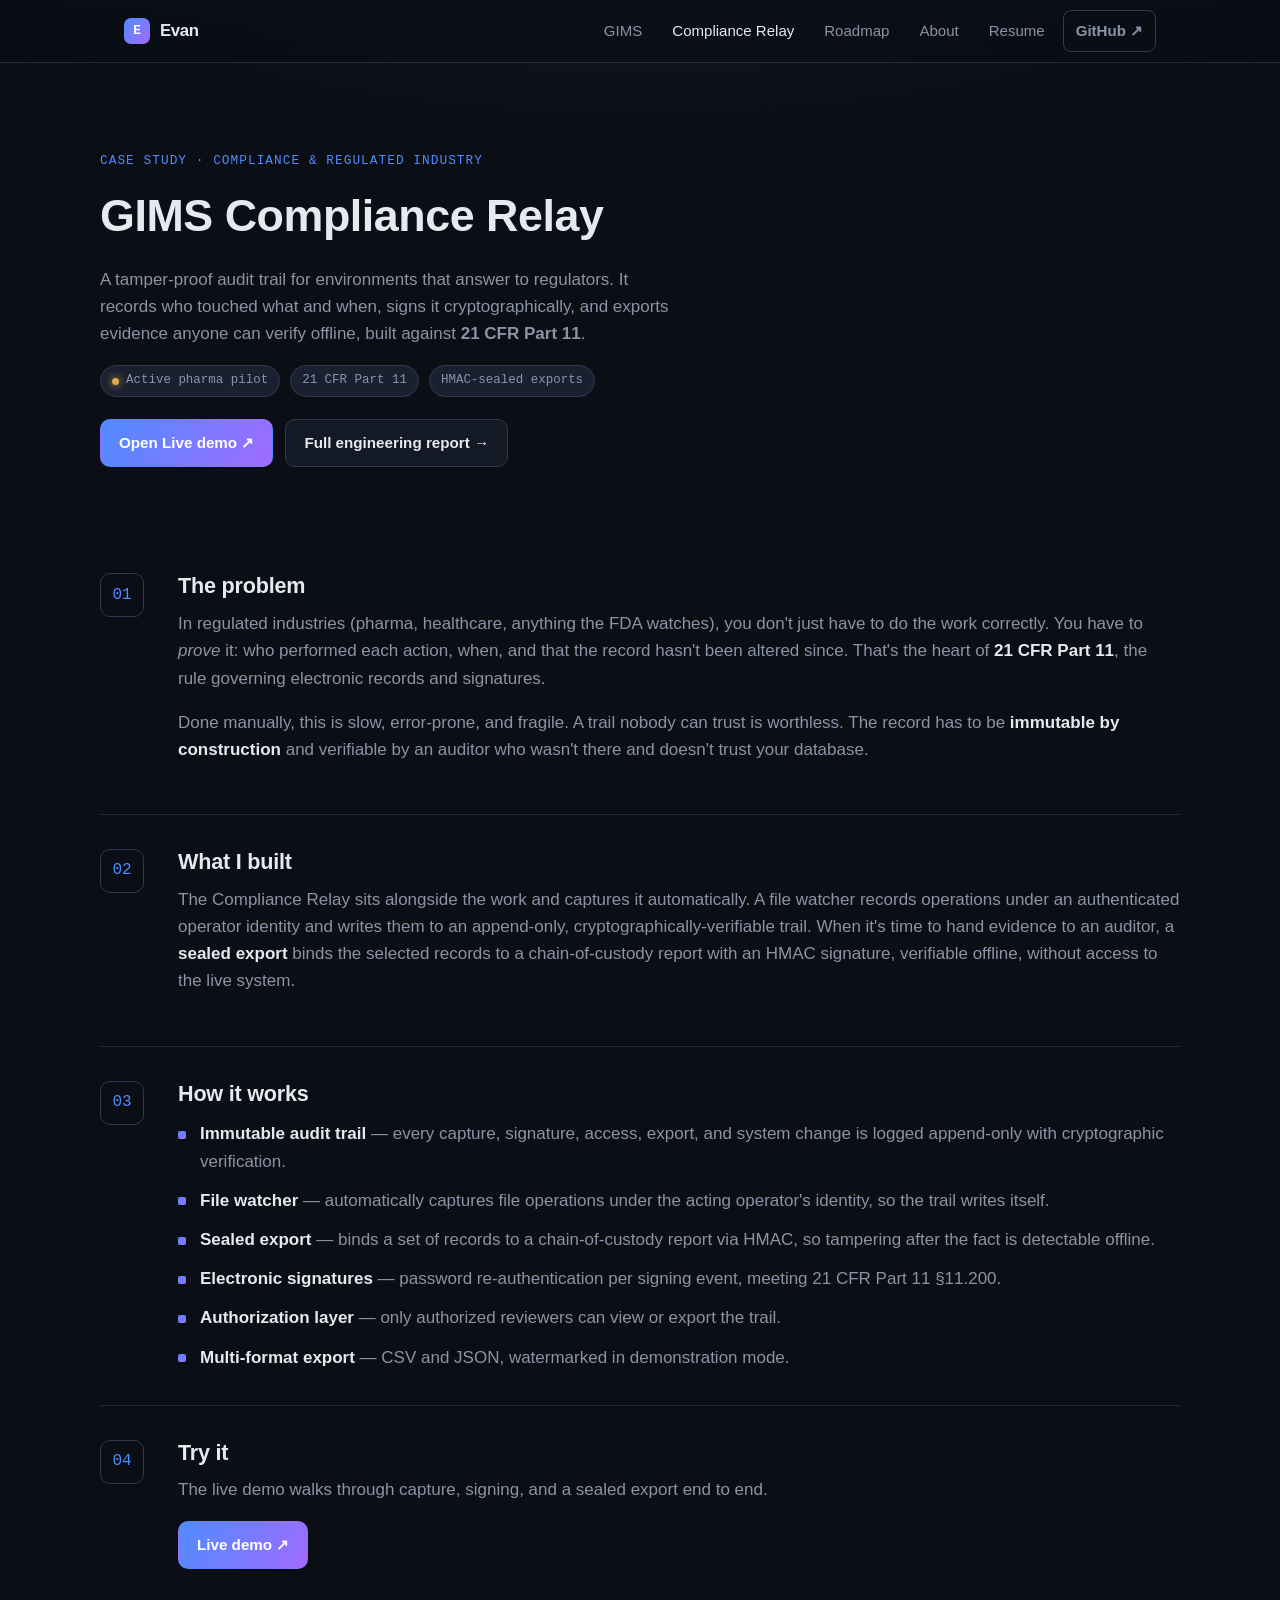
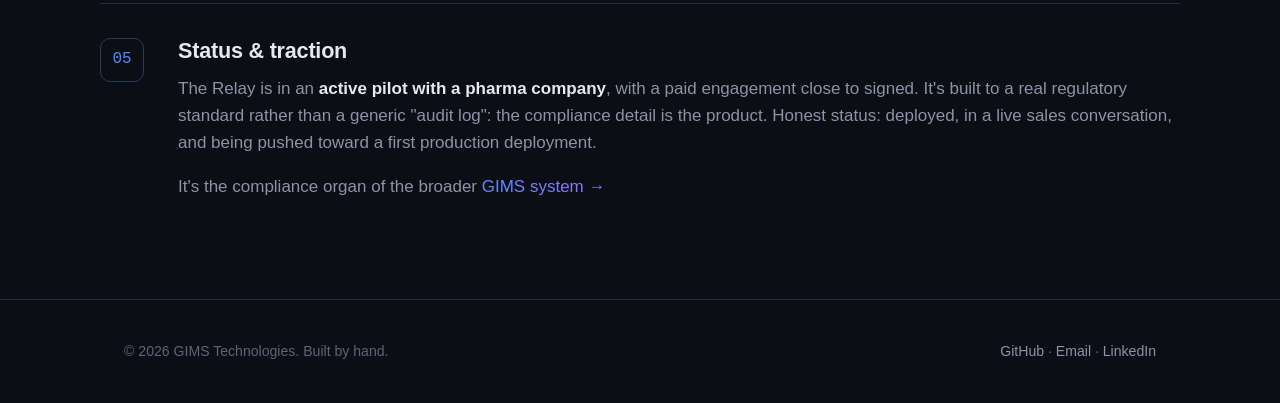
<file: compliance-relay.html>
<!DOCTYPE html>
<html lang="en">
<head>
  <meta charset="UTF-8" />
  <meta name="viewport" content="width=device-width, initial-scale=1.0" />
  <title>GIMS Compliance Relay Case Study · Evan</title>
  <link rel="icon" href="favicon.ico" sizes="any">
  <meta name="description" content="An immutable, cryptographically-sealed audit trail for regulated industry, built against 21 CFR Part 11. Live demo, active pharma pilot." />
  <link rel="stylesheet" href="styles/main.css" />
</head>
<body>
  <header class="nav">
    <div class="container nav-inner">
      <a class="brand" href="index.html"><span class="mark">E</span> Evan</a>
      <nav class="nav-links">
        <a href="gims.html">GIMS</a>
        <a href="compliance-relay.html">Compliance Relay</a>
        <a href="roadmap.html">Roadmap</a>
        <a href="about.html">About</a>
        <a href="resume.html">Resume</a>
        <a class="btn btn-ghost" href="https://github.com/BMA-Corgea" target="_blank" rel="noopener">GitHub ↗</a>
      </nav>
    </div>
  </header>

  <main>
    <section class="container cs-header">
      <div class="eyebrow">Case study · Compliance &amp; regulated industry</div>
      <h1 class="cs-title">GIMS Compliance Relay</h1>
      <p class="lede" style="color:var(--muted); max-width:62ch;">
        A tamper-proof audit trail for environments that answer to regulators. It records who
        touched what and when, signs it cryptographically, and exports evidence anyone can verify
        offline, built against <strong>21 CFR Part 11</strong>.
      </p>
      <div class="cs-meta">
        <span class="tag"><span class="dot warm"></span> Active pharma pilot</span>
        <span class="tag">21 CFR Part 11</span>
        <span class="tag">HMAC-sealed exports</span>
      </div>
      <div class="btn-row" style="margin-top:22px;">
        <a class="btn btn-primary" href="https://gims-compliance-relay-demo.vercel.app/" target="_blank" rel="noopener">Open Live demo ↗</a>
        <a class="btn" href="compliance-relay-refactor-report.html">Full engineering report →</a>
      </div>
    </section>

    <section class="container section-tight">

      <div class="step">
        <div class="num">01</div>
        <div>
          <h3>The problem</h3>
          <div class="step-body">
            <p>
              In regulated industries (pharma, healthcare, anything the FDA watches), you don't just
              have to do the work correctly. You have to <em>prove</em> it: who performed each action, when,
              and that the record hasn't been altered since. That's the heart of
              <strong>21 CFR Part 11</strong>, the rule governing electronic records and signatures.
            </p>
            <p>
              Done manually, this is slow, error-prone, and fragile. A trail nobody can trust is
              worthless. The record has to be <strong>immutable by construction</strong> and verifiable by an
              auditor who wasn't there and doesn't trust your database.
            </p>
          </div>
        </div>
      </div>

      <div class="step">
        <div class="num">02</div>
        <div>
          <h3>What I built</h3>
          <div class="step-body">
            <p>
              The Compliance Relay sits alongside the work and captures it automatically. A file
              watcher records operations under an authenticated operator identity and writes them to an
              append-only, cryptographically-verifiable trail. When it's time to hand evidence to an
              auditor, a <strong>sealed export</strong> binds the selected records to a chain-of-custody report
              with an HMAC signature, verifiable offline, without access to the live system.
            </p>
          </div>
        </div>
      </div>

      <div class="step">
        <div class="num">03</div>
        <div>
          <h3>How it works</h3>
          <div class="step-body">
            <ul class="feature-list">
              <li><strong>Immutable audit trail</strong> — every capture, signature, access, export, and system change is logged append-only with cryptographic verification.</li>
              <li><strong>File watcher</strong> — automatically captures file operations under the acting operator's identity, so the trail writes itself.</li>
              <li><strong>Sealed export</strong> — binds a set of records to a chain-of-custody report via HMAC, so tampering after the fact is detectable offline.</li>
              <li><strong>Electronic signatures</strong> — password re-authentication per signing event, meeting 21 CFR Part 11 §11.200.</li>
              <li><strong>Authorization layer</strong> — only authorized reviewers can view or export the trail.</li>
              <li><strong>Multi-format export</strong> — CSV and JSON, watermarked in demonstration mode.</li>
            </ul>
          </div>
        </div>
      </div>

      <div class="step">
        <div class="num">04</div>
        <div>
          <h3>Try it</h3>
          <div class="step-body">
            <p>The live demo walks through capture, signing, and a sealed export end to end.</p>
            <div class="btn-row" style="margin-top:6px;">
              <a class="btn btn-primary" href="https://gims-compliance-relay-demo.vercel.app/" target="_blank" rel="noopener">Live demo ↗</a>
            </div>
          </div>
        </div>
      </div>

      <div class="step">
        <div class="num">05</div>
        <div>
          <h3>Status &amp; traction</h3>
          <div class="step-body">
            <p>
              The Relay is in an <strong>active pilot with a pharma company</strong>, with a paid engagement
              close to signed. It's built to a real regulatory standard rather than a generic
              "audit log": the compliance detail is the product. Honest status: deployed, in a live
              sales conversation, and being pushed toward a first production deployment.
            </p>
            <p>
              It's the compliance organ of the broader
              <a class="gradient-text" href="roadmap.html">GIMS system →</a>
            </p>
          </div>
        </div>
      </div>

    </section>
  </main>

  <footer class="footer">
    <div class="container footer-inner">
      <span>© <span data-year>2026</span> GIMS Technologies. Built by hand.</span>
      <span><a href="https://github.com/BMA-Corgea" target="_blank" rel="noopener">GitHub</a> · <a href="mailto:evanbr93@gmail.com">Email</a> · <a href="https://www.linkedin.com/in/evan-brown-7abb97332/" target="_blank" rel="noopener">LinkedIn</a></span>
    </div>
  </footer>
  <script src="js/main.js"></script>
</body>
</html>
</file>
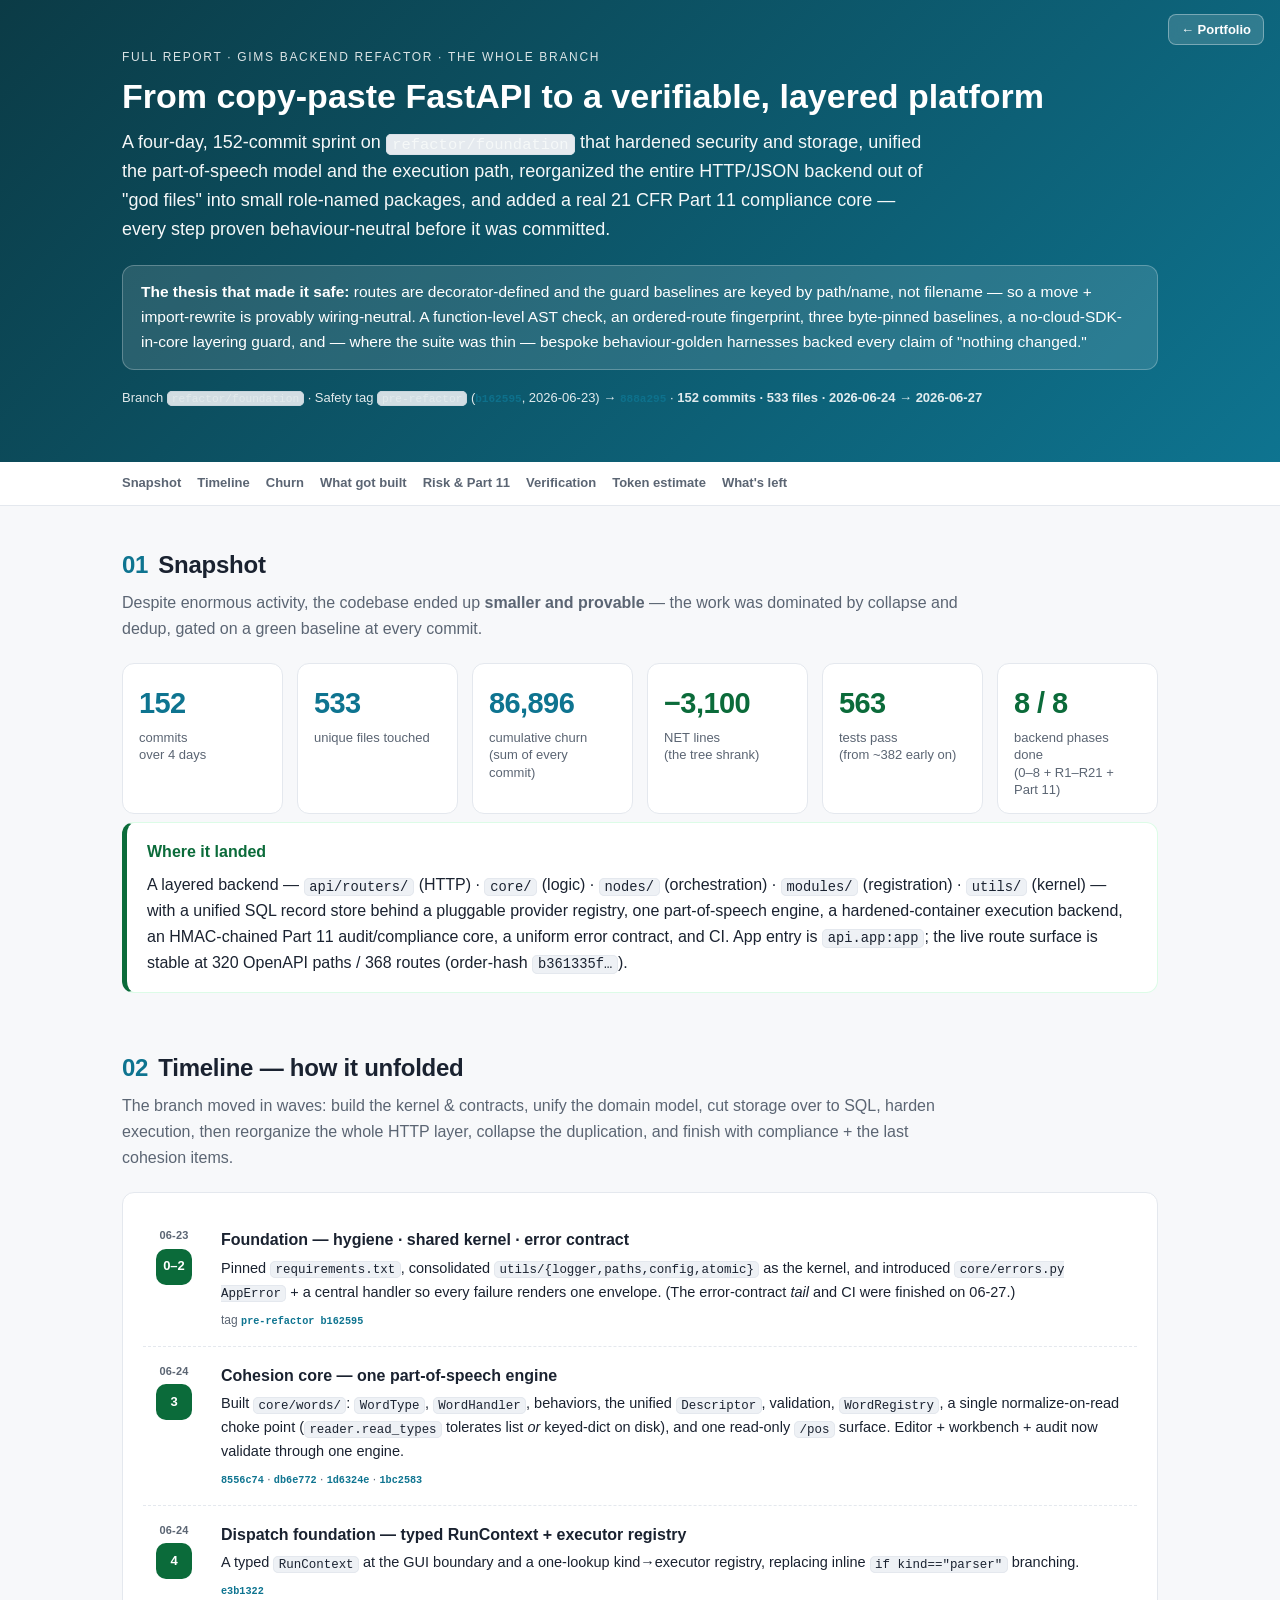
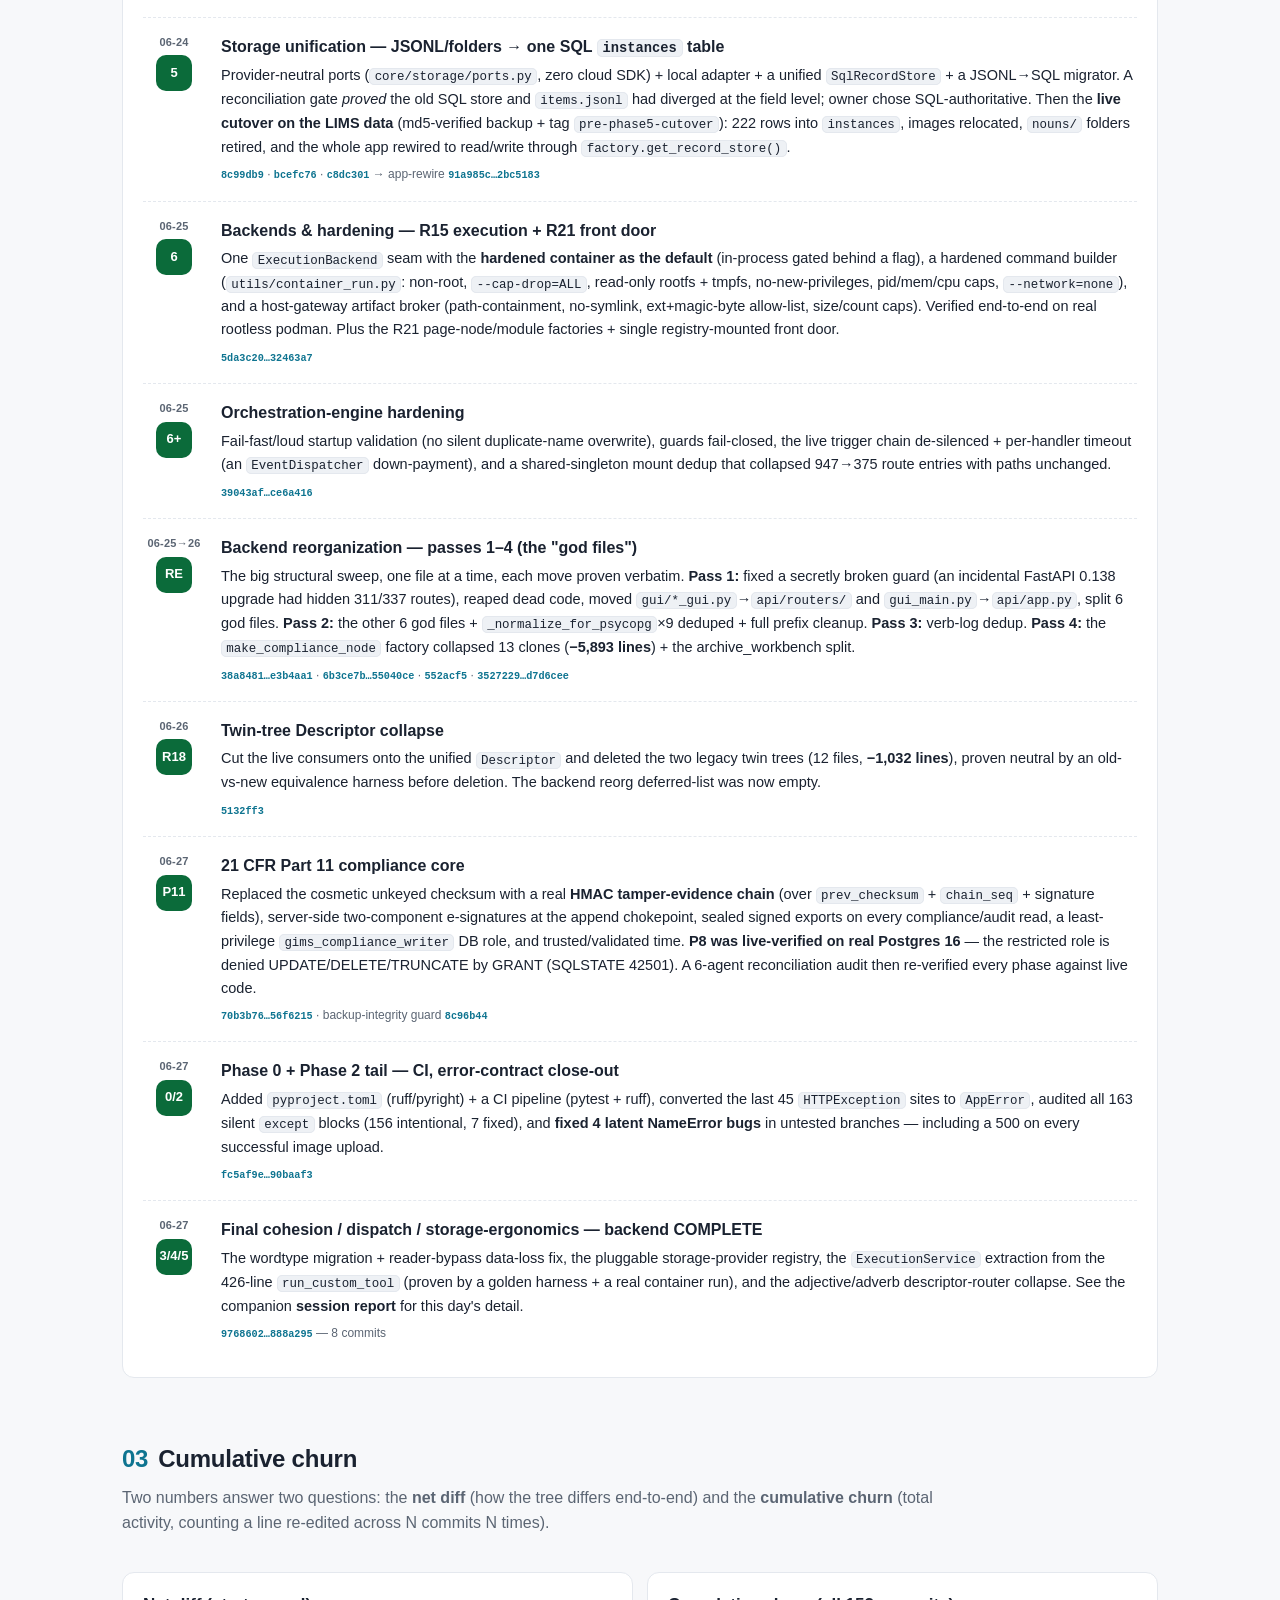
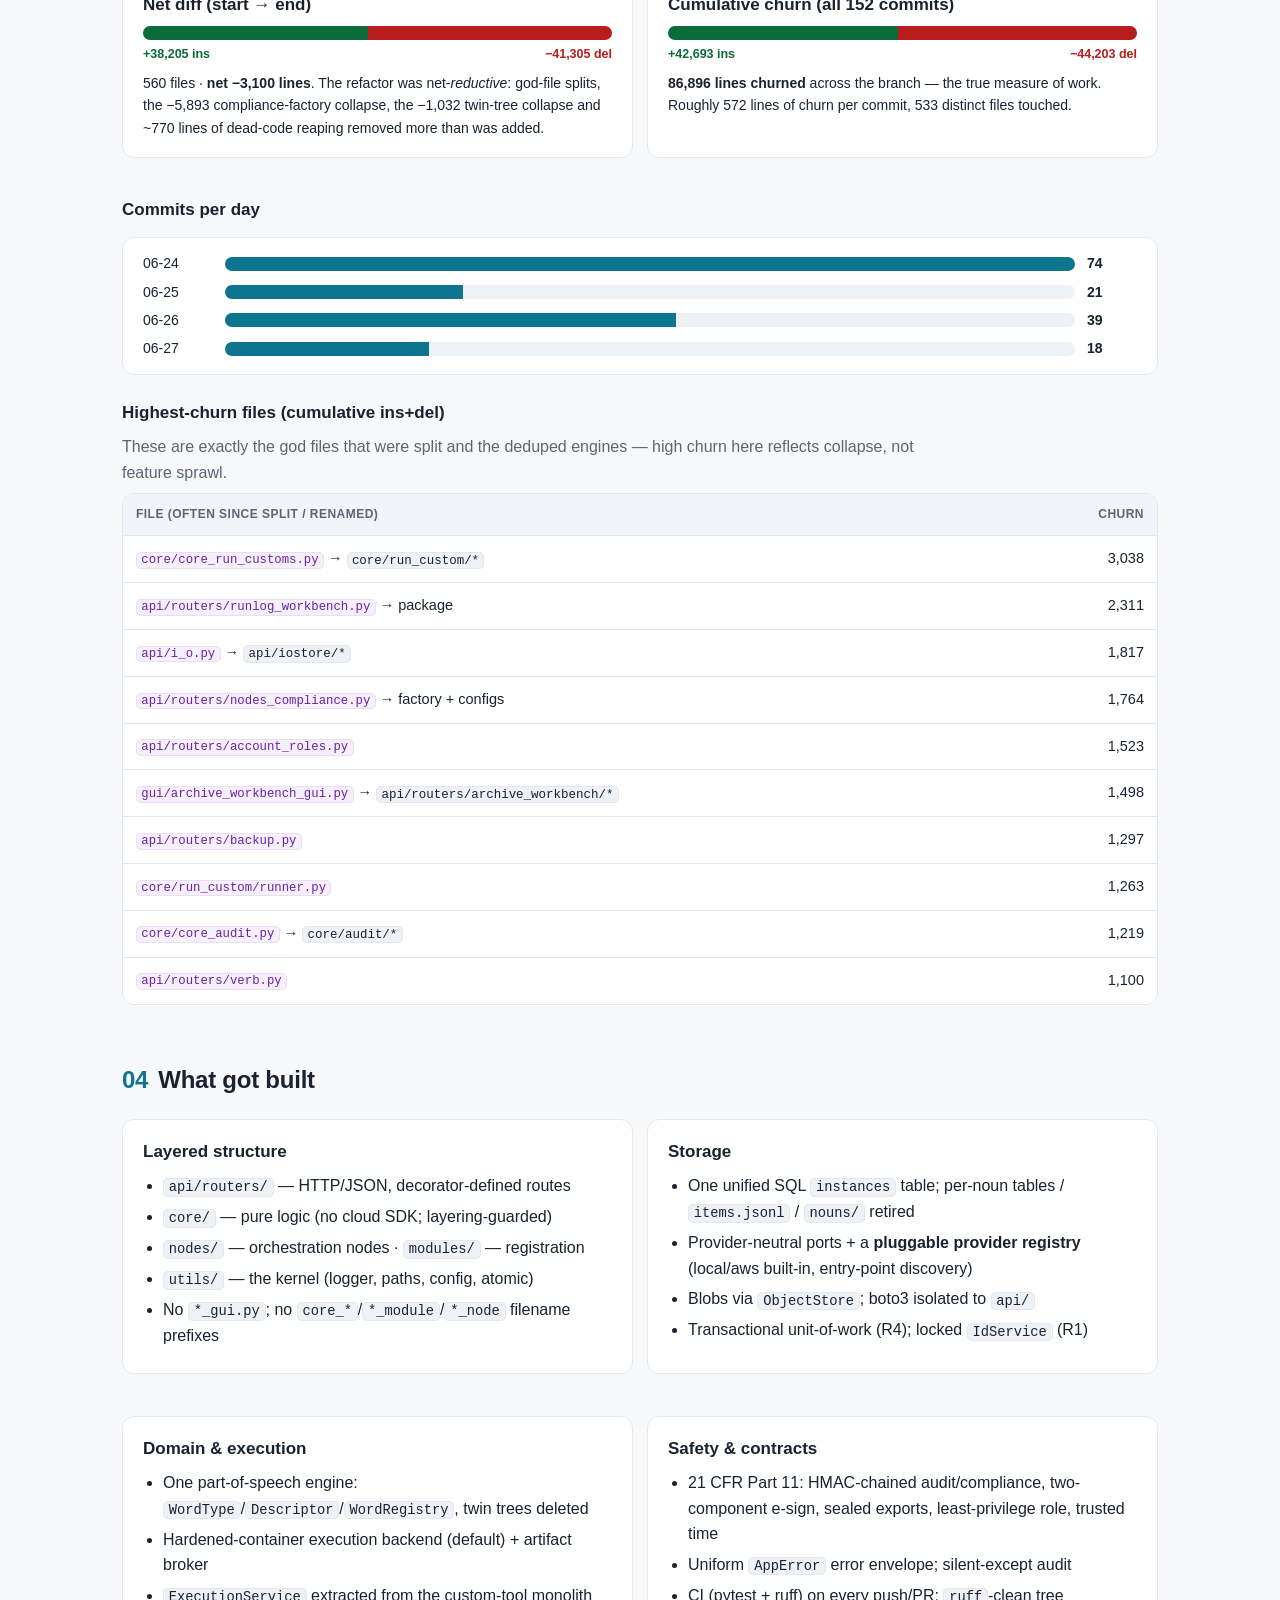
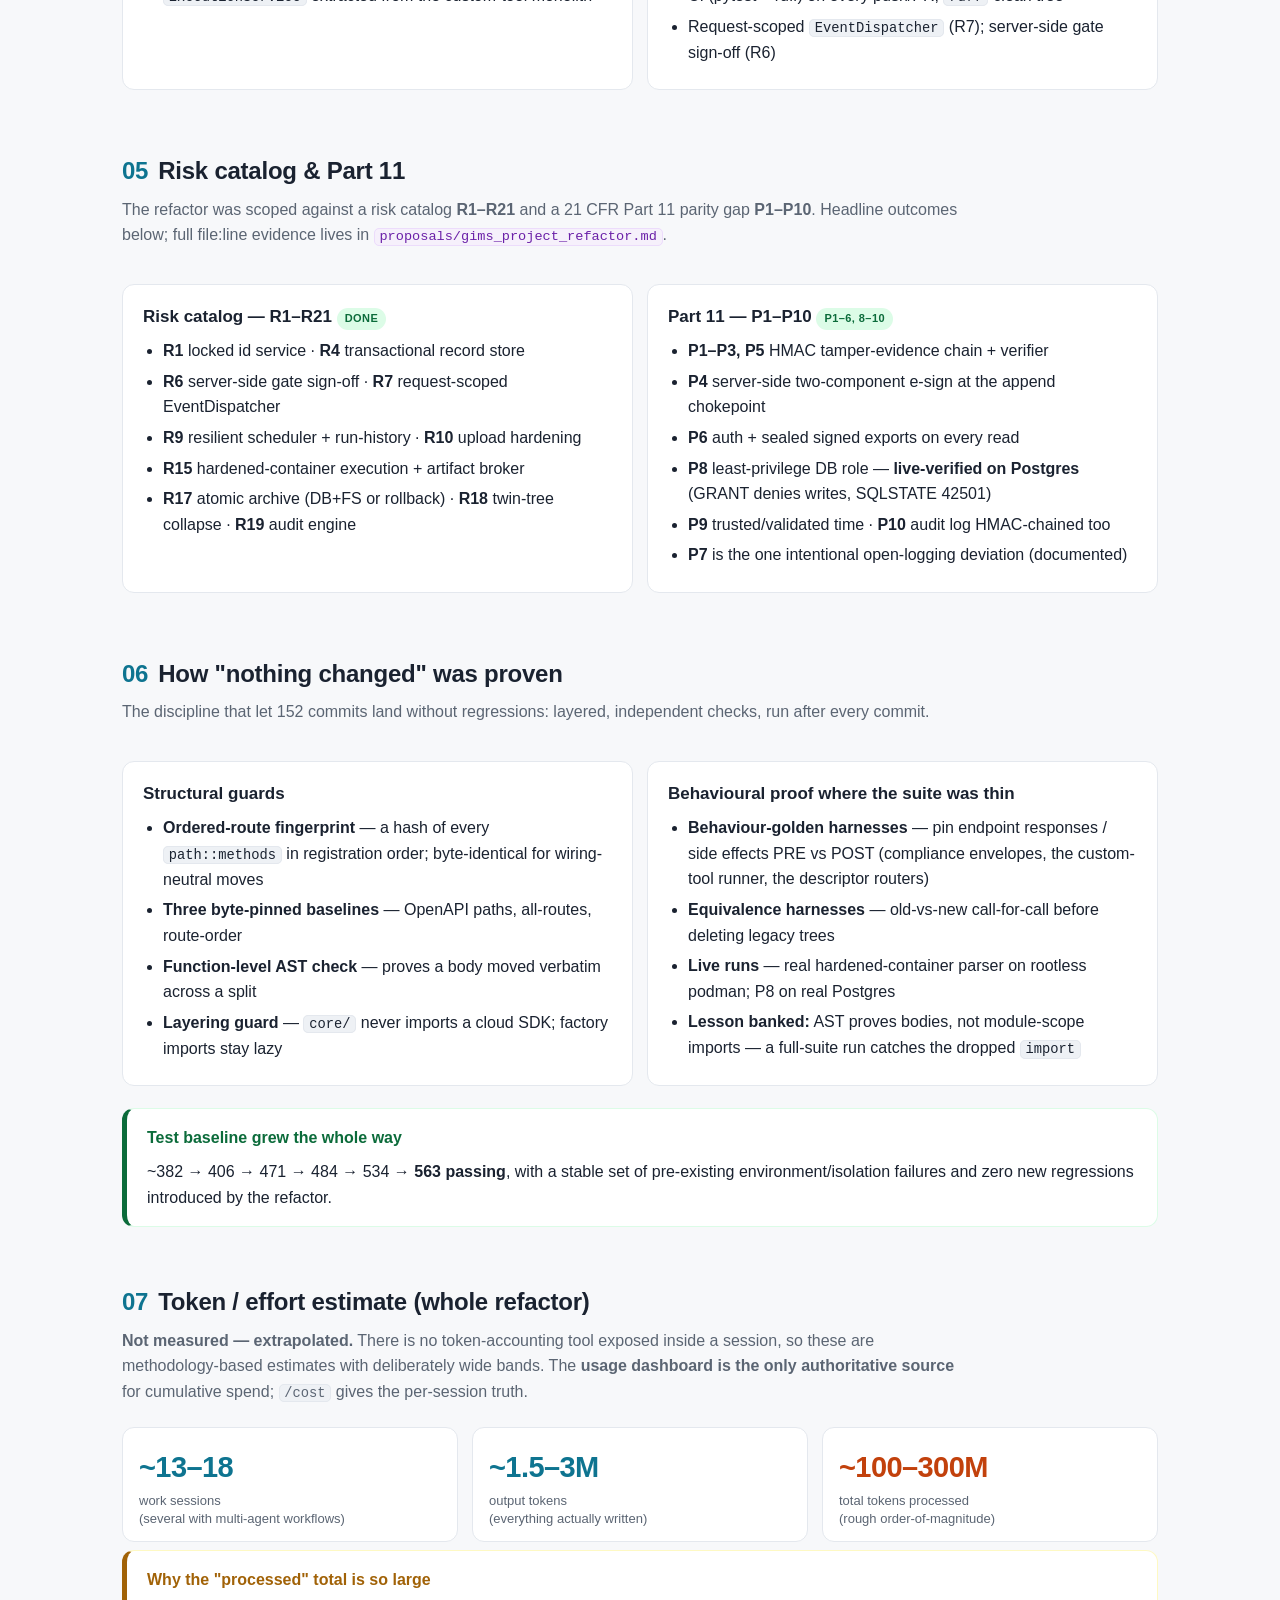
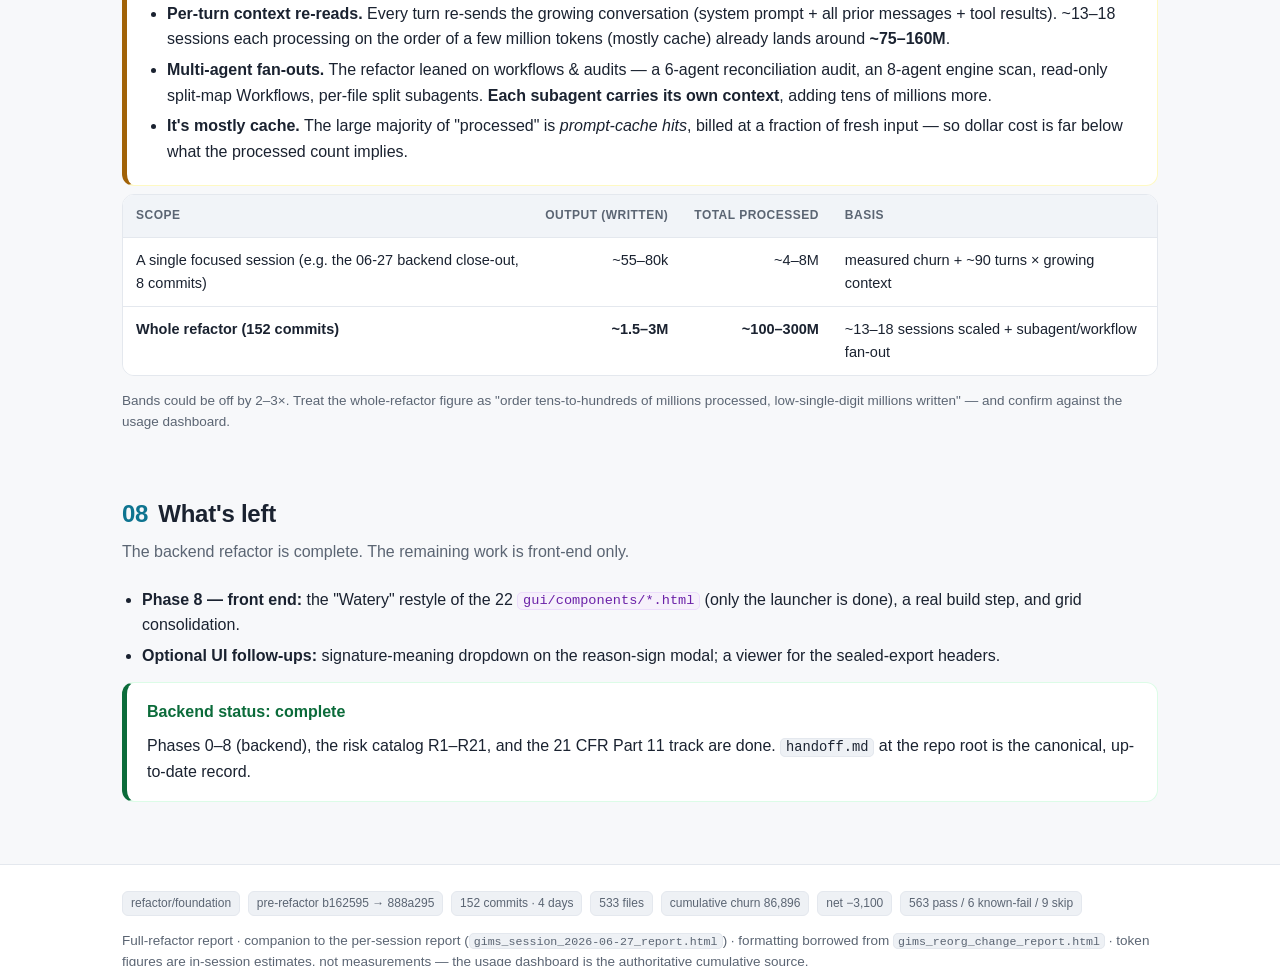
<file: gims-refactor-report.html>
<!DOCTYPE html>
<html lang="en">
<head>
<meta charset="utf-8">
<meta name="viewport" content="width=device-width, initial-scale=1">
<title>GIMS Backend Refactor — Full Report (the whole branch)</title>
<link rel="icon" href="favicon.ico" sizes="any">
<style>
  :root{
    --bg:#f7f8fa; --panel:#ffffff; --ink:#1a2230; --muted:#5b6573; --line:#e4e8ee;
    --accent:#0e7490; --accent2:#1d4ed8;
    --crit:#b91c1c; --crit-bg:#fee2e2; --high:#c2410c; --high-bg:#ffedd5;
    --med:#a16207; --med-bg:#fef9c3; --low:#475569; --low-bg:#eef1f5;
    --ok:#0b6b3a; --ok-bg:#dcfce7;
    --code-bg:#0f1620; --code-ink:#e6edf3;
  }
  *{box-sizing:border-box}
  html{scroll-behavior:smooth}
  body{margin:0;background:var(--bg);color:var(--ink);
    font:16px/1.6 -apple-system,BlinkMacSystemFont,"Segoe UI",Roboto,Helvetica,Arial,sans-serif;}
  code,.mono{font-family:ui-monospace,SFMono-Regular,Menlo,Consolas,monospace;font-size:.86em}
  code{background:#eef1f5;border:1px solid var(--line);border-radius:5px;padding:.05em .35em}
  a{color:var(--accent2);text-decoration:none}
  a:hover{text-decoration:underline}
  .wrap{max-width:1080px;margin:0 auto;padding:0 22px}

  header.hero{background:linear-gradient(135deg,#0b3b46,#0e7490);color:#fff;padding:48px 0 40px}
  .eyebrow{letter-spacing:.14em;text-transform:uppercase;font-size:12px;opacity:.85;margin:0 0 10px}
  h1{margin:0 0 12px;font-size:34px;line-height:1.15;font-weight:800}
  .lede{font-size:18px;max-width:820px;opacity:.96;margin:0}
  .thesis{margin-top:22px;background:rgba(255,255,255,.12);border:1px solid rgba(255,255,255,.25);
    border-radius:12px;padding:14px 18px;font-size:15.5px}
  .thesis b{font-weight:700}
  .meta-line{margin-top:18px;font-size:13px;opacity:.88}

  nav.toc{position:sticky;top:0;z-index:10;background:rgba(255,255,255,.92);backdrop-filter:blur(6px);
    border-bottom:1px solid var(--line)}
  nav.toc .wrap{display:flex;flex-wrap:wrap;gap:6px 16px;padding:11px 22px}
  nav.toc a{font-size:13px;color:var(--muted);font-weight:600}
  nav.toc a:hover{color:var(--accent)}

  section{padding:40px 0 8px}
  h2{font-size:24px;margin:0 0 6px;font-weight:800;letter-spacing:-.01em}
  h2 .num{color:var(--accent);font-weight:800;margin-right:10px}
  .sub{color:var(--muted);margin:0 0 22px;max-width:840px}
  h3{font-size:17px;margin:24px 0 8px}

  .stats{display:grid;grid-template-columns:repeat(auto-fit,minmax(150px,1fr));gap:14px;margin:6px 0 8px}
  .stat{background:var(--panel);border:1px solid var(--line);border-radius:12px;padding:16px 16px 14px}
  .stat .n{font-size:29px;font-weight:800;letter-spacing:-.02em;color:var(--accent)}
  .stat .n.ok{color:var(--ok)}
  .stat .n.warn{color:var(--high)}
  .stat .l{font-size:13px;color:var(--muted);margin-top:2px;line-height:1.35}

  .badge{display:inline-block;font-size:11px;font-weight:800;letter-spacing:.04em;text-transform:uppercase;
    padding:2px 8px;border-radius:999px;white-space:nowrap}
  .b-crit{color:var(--crit);background:var(--crit-bg)}
  .b-high{color:var(--high);background:var(--high-bg)}
  .b-med{color:var(--med);background:var(--med-bg)}
  .b-low{color:var(--low);background:var(--low-bg)}
  .b-ok{color:var(--ok);background:var(--ok-bg)}

  .tablewrap{overflow-x:auto;border:1px solid var(--line);border-radius:12px;margin:8px 0}
  table{border-collapse:collapse;width:100%;background:var(--panel);font-size:14.5px}
  th,td{text-align:left;padding:11px 13px;border-bottom:1px solid var(--line);vertical-align:top}
  th{background:#f1f4f8;font-size:12px;letter-spacing:.04em;text-transform:uppercase;color:var(--muted)}
  tr:last-child td{border-bottom:none}
  td.num,th.num{text-align:right;font-variant-numeric:tabular-nums;white-space:nowrap}
  .add{color:var(--ok);font-weight:700}
  .del{color:var(--crit);font-weight:700}
  .ev{color:var(--muted);font-size:13.5px}
  .sha{font-family:ui-monospace,monospace;font-size:.85em;color:var(--accent);font-weight:700}

  .card{background:var(--panel);border:1px solid var(--line);border-radius:12px;padding:18px 20px;margin:14px 0}
  .grid2{display:grid;grid-template-columns:1fr 1fr;gap:14px}
  @media(max-width:760px){.grid2{grid-template-columns:1fr}}
  ul.tight{margin:6px 0;padding-left:20px}
  ul.tight li{margin:5px 0}
  .path{font-family:ui-monospace,monospace;font-size:.85em;color:#6b21a8;background:#f6f0fb;border:1px solid #ecdcfb;
    border-radius:5px;padding:.03em .35em}

  .phase{display:flex;gap:16px;align-items:flex-start;padding:16px 0;border-bottom:1px dashed var(--line)}
  .phase:last-child{border-bottom:none}
  .pnum{flex:0 0 auto;width:62px;text-align:center}
  .pnum .day{font-size:11px;color:var(--muted);font-weight:700;letter-spacing:.02em}
  .pnum .dot{width:36px;height:36px;margin:4px auto 0;border-radius:10px;background:var(--accent);color:#fff;
    font-weight:800;display:flex;align-items:center;justify-content:center;font-size:13px}
  .pnum .dot.done{background:var(--ok)}
  .phase .pbody{flex:1}
  .phase .pbody h4{margin:0 0 4px;font-size:16px}
  .phase .pbody p{margin:0;color:var(--ink);font-size:14.5px}
  .phase .pbody .shas{margin-top:6px;font-size:12px;color:var(--muted)}

  .bar{height:14px;border-radius:7px;background:#eef1f5;overflow:hidden;display:flex;margin:4px 0}
  .bar i{display:block;height:100%}
  .barlabel{display:flex;justify-content:space-between;font-size:12.5px;color:var(--muted);margin-top:2px}

  .decision{border:1px solid var(--line);border-left:4px solid var(--accent2);border-radius:10px;
    padding:12px 16px;margin:10px 0;background:var(--panel)}
  .decision b{color:var(--accent2)}
  .ok-callout{background:#fff;border:1px solid var(--ok-bg);border-left:5px solid var(--ok);
    border-radius:12px;padding:16px 20px;margin:8px 0}
  .ok-callout h3{margin:0 0 8px;color:var(--ok);font-size:16px}
  .warn-callout{background:#fff;border:1px solid var(--med-bg);border-left:5px solid var(--med);
    border-radius:12px;padding:16px 20px;margin:8px 0}
  .warn-callout h3{margin:0 0 8px;color:var(--med);font-size:16px}

  footer{margin-top:46px;border-top:1px solid var(--line);background:#fff}
  footer .wrap{padding:24px 22px;color:var(--muted);font-size:13.5px}
  .tag{display:inline-block;background:#eef1f5;border:1px solid var(--line);border-radius:6px;padding:2px 8px;
    font-size:12px;color:var(--muted);margin:2px 4px 2px 0}
</style>
</head>
<body>

<a href="index.html" style="position:fixed;top:14px;right:16px;z-index:50;font:600 13px/1 -apple-system,BlinkMacSystemFont,'Segoe UI',Roboto,sans-serif;color:#fff;background:rgba(255,255,255,.15);border:1px solid rgba(255,255,255,.35);border-radius:8px;padding:8px 12px;text-decoration:none;backdrop-filter:blur(6px);">← Portfolio</a>

<header class="hero">
  <div class="wrap">
    <p class="eyebrow">Full Report · GIMS Backend Refactor · the whole branch</p>
    <h1>From copy-paste FastAPI to a verifiable, layered platform</h1>
    <p class="lede">A four-day, 152-commit sprint on <code>refactor/foundation</code> that hardened security and
      storage, unified the part-of-speech model and the execution path, reorganized the entire HTTP/JSON backend
      out of "god files" into small role-named packages, and added a real 21 CFR Part 11 compliance core —
      every step proven behaviour-neutral before it was committed.</p>
    <div class="thesis">
      <b>The thesis that made it safe:</b> routes are decorator-defined and the guard baselines are keyed by
      path/name, not filename — so a move + import-rewrite is provably wiring-neutral. A function-level AST check,
      an ordered-route fingerprint, three byte-pinned baselines, a no-cloud-SDK-in-core layering guard, and —
      where the suite was thin — bespoke behaviour-golden harnesses backed every claim of "nothing changed."
    </div>
    <p class="meta-line">Branch <code>refactor/foundation</code> · Safety tag <code>pre-refactor</code>
      (<span class="sha">b162595</span>, 2026-06-23) → <span class="sha">888a295</span> ·
      <b>152 commits · 533 files · 2026-06-24 → 2026-06-27</b></p>
  </div>
</header>

<nav class="toc"><div class="wrap">
  <a href="#snapshot">Snapshot</a>
  <a href="#timeline">Timeline</a>
  <a href="#churn">Churn</a>
  <a href="#built">What got built</a>
  <a href="#risks">Risk &amp; Part 11</a>
  <a href="#verify">Verification</a>
  <a href="#tokens">Token estimate</a>
  <a href="#next">What's left</a>
</div></nav>

<!-- ───────────────────────── SNAPSHOT ───────────────────────── -->
<section id="snapshot"><div class="wrap">
  <h2><span class="num">01</span>Snapshot</h2>
  <p class="sub">Despite enormous activity, the codebase ended up <b>smaller and provable</b> — the work was
    dominated by collapse and dedup, gated on a green baseline at every commit.</p>
  <div class="stats">
    <div class="stat"><div class="n">152</div><div class="l">commits<br>over 4 days</div></div>
    <div class="stat"><div class="n">533</div><div class="l">unique files touched</div></div>
    <div class="stat"><div class="n">86,896</div><div class="l">cumulative churn<br>(sum of every commit)</div></div>
    <div class="stat"><div class="n ok">−3,100</div><div class="l">NET lines<br>(the tree shrank)</div></div>
    <div class="stat"><div class="n ok">563</div><div class="l">tests pass<br>(from ~382 early on)</div></div>
    <div class="stat"><div class="n ok">8 / 8</div><div class="l">backend phases done<br>(0–8 + R1–R21 + Part 11)</div></div>
  </div>
  <div class="ok-callout">
    <h3>Where it landed</h3>
    <p style="margin:0">A layered backend — <code>api/routers/</code> (HTTP) · <code>core/</code> (logic) ·
      <code>nodes/</code> (orchestration) · <code>modules/</code> (registration) · <code>utils/</code> (kernel) —
      with a unified SQL record store behind a pluggable provider registry, one part-of-speech engine, a
      hardened-container execution backend, an HMAC-chained Part 11 audit/compliance core, a uniform error
      contract, and CI. App entry is <code>api.app:app</code>; the live route surface is stable at 320 OpenAPI
      paths / 368 routes (order-hash <code>b361335f…</code>).</p>
  </div>
</div></section>

<!-- ───────────────────────── TIMELINE ───────────────────────── -->
<section id="timeline"><div class="wrap">
  <h2><span class="num">02</span>Timeline — how it unfolded</h2>
  <p class="sub">The branch moved in waves: build the kernel &amp; contracts, unify the domain model, cut storage
    over to SQL, harden execution, then reorganize the whole HTTP layer, collapse the duplication, and finish
    with compliance + the last cohesion items.</p>

  <div class="card">
    <div class="phase"><div class="pnum"><div class="day">06-23</div><div class="dot done">0–2</div></div>
      <div class="pbody"><h4>Foundation — hygiene · shared kernel · error contract</h4>
        <p>Pinned <code>requirements.txt</code>, consolidated <code>utils/{logger,paths,config,atomic}</code> as
          the kernel, and introduced <code>core/errors.py AppError</code> + a central handler so every failure
          renders one envelope. (The error-contract <i>tail</i> and CI were finished on 06-27.)</p>
        <div class="shas">tag <span class="sha">pre-refactor b162595</span></div></div></div>

    <div class="phase"><div class="pnum"><div class="day">06-24</div><div class="dot done">3</div></div>
      <div class="pbody"><h4>Cohesion core — one part-of-speech engine</h4>
        <p>Built <code>core/words/</code>: <code>WordType</code>, <code>WordHandler</code>, behaviors, the unified
          <code>Descriptor</code>, validation, <code>WordRegistry</code>, a single normalize-on-read choke point
          (<code>reader.read_types</code> tolerates list <i>or</i> keyed-dict on disk), and one read-only
          <code>/pos</code> surface. Editor + workbench + audit now validate through one engine.</p>
        <div class="shas"><span class="sha">8556c74</span> · <span class="sha">db6e772</span> · <span class="sha">1d6324e</span> · <span class="sha">1bc2583</span></div></div></div>

    <div class="phase"><div class="pnum"><div class="day">06-24</div><div class="dot done">4</div></div>
      <div class="pbody"><h4>Dispatch foundation — typed RunContext + executor registry</h4>
        <p>A typed <code>RunContext</code> at the GUI boundary and a one-lookup kind→executor registry, replacing
          inline <code>if kind=="parser"</code> branching.</p>
        <div class="shas"><span class="sha">e3b1322</span></div></div></div>

    <div class="phase"><div class="pnum"><div class="day">06-24</div><div class="dot done">5</div></div>
      <div class="pbody"><h4>Storage unification — JSONL/folders → one SQL <code>instances</code> table</h4>
        <p>Provider-neutral ports (<code>core/storage/ports.py</code>, zero cloud SDK) + local adapter + a unified
          <code>SqlRecordStore</code> + a JSONL→SQL migrator. A reconciliation gate <i>proved</i> the old SQL store
          and <code>items.jsonl</code> had diverged at the field level; owner chose SQL-authoritative. Then the
          <b>live cutover on the LIMS data</b> (md5-verified backup + tag <code>pre-phase5-cutover</code>): 222
          rows into <code>instances</code>, images relocated, <code>nouns/</code> folders retired, and the whole
          app rewired to read/write through <code>factory.get_record_store()</code>.</p>
        <div class="shas"><span class="sha">8c99db9</span> · <span class="sha">bcefc76</span> · <span class="sha">c8dc301</span> → app-rewire <span class="sha">91a985c…2bc5183</span></div></div></div>

    <div class="phase"><div class="pnum"><div class="day">06-25</div><div class="dot done">6</div></div>
      <div class="pbody"><h4>Backends &amp; hardening — R15 execution + R21 front door</h4>
        <p>One <code>ExecutionBackend</code> seam with the <b>hardened container as the default</b> (in-process
          gated behind a flag), a hardened command builder (<code>utils/container_run.py</code>: non-root,
          <code>--cap-drop=ALL</code>, read-only rootfs + tmpfs, no-new-privileges, pid/mem/cpu caps,
          <code>--network=none</code>), and a host-gateway artifact broker (path-containment, no-symlink,
          ext+magic-byte allow-list, size/count caps). Verified end-to-end on real rootless podman. Plus the R21
          page-node/module factories + single registry-mounted front door.</p>
        <div class="shas"><span class="sha">5da3c20…32463a7</span></div></div></div>

    <div class="phase"><div class="pnum"><div class="day">06-25</div><div class="dot done">6+</div></div>
      <div class="pbody"><h4>Orchestration-engine hardening</h4>
        <p>Fail-fast/loud startup validation (no silent duplicate-name overwrite), guards fail-closed, the live
          trigger chain de-silenced + per-handler timeout (an <code>EventDispatcher</code> down-payment), and a
          shared-singleton mount dedup that collapsed 947→375 route entries with paths unchanged.</p>
        <div class="shas"><span class="sha">39043af…ce6a416</span></div></div></div>

    <div class="phase"><div class="pnum"><div class="day">06-25→26</div><div class="dot done">RE</div></div>
      <div class="pbody"><h4>Backend reorganization — passes 1–4 (the "god files")</h4>
        <p>The big structural sweep, one file at a time, each move proven verbatim. <b>Pass 1:</b> fixed a secretly
          broken guard (an incidental FastAPI 0.138 upgrade had hidden 311/337 routes), reaped dead code, moved
          <code>gui/*_gui.py</code>→<code>api/routers/</code> and <code>gui_main.py</code>→<code>api/app.py</code>,
          split 6 god files. <b>Pass 2:</b> the other 6 god files + <code>_normalize_for_psycopg</code>×9 deduped +
          full prefix cleanup. <b>Pass 3:</b> verb-log dedup. <b>Pass 4:</b> the <code>make_compliance_node</code>
          factory collapsed 13 clones (<b>−5,893 lines</b>) + the archive_workbench split.</p>
        <div class="shas"><span class="sha">38a8481…e3b4aa1</span> · <span class="sha">6b3ce7b…55040ce</span> · <span class="sha">552acf5</span> · <span class="sha">3527229…d7d6cee</span></div></div></div>

    <div class="phase"><div class="pnum"><div class="day">06-26</div><div class="dot done">R18</div></div>
      <div class="pbody"><h4>Twin-tree Descriptor collapse</h4>
        <p>Cut the live consumers onto the unified <code>Descriptor</code> and deleted the two legacy twin trees
          (12 files, <b>−1,032 lines</b>), proven neutral by an old-vs-new equivalence harness before deletion.
          The backend reorg deferred-list was now empty.</p>
        <div class="shas"><span class="sha">5132ff3</span></div></div></div>

    <div class="phase"><div class="pnum"><div class="day">06-27</div><div class="dot done">P11</div></div>
      <div class="pbody"><h4>21 CFR Part 11 compliance core</h4>
        <p>Replaced the cosmetic unkeyed checksum with a real <b>HMAC tamper-evidence chain</b> (over
          <code>prev_checksum</code> + <code>chain_seq</code> + signature fields), server-side two-component
          e-signatures at the append chokepoint, sealed signed exports on every compliance/audit read, a
          least-privilege <code>gims_compliance_writer</code> DB role, and trusted/validated time. <b>P8 was
          live-verified on real Postgres 16</b> — the restricted role is denied UPDATE/DELETE/TRUNCATE by GRANT
          (SQLSTATE 42501). A 6-agent reconciliation audit then re-verified every phase against live code.</p>
        <div class="shas"><span class="sha">70b3b76…56f6215</span> · backup-integrity guard <span class="sha">8c96b44</span></div></div></div>

    <div class="phase"><div class="pnum"><div class="day">06-27</div><div class="dot done">0/2</div></div>
      <div class="pbody"><h4>Phase 0 + Phase 2 tail — CI, error-contract close-out</h4>
        <p>Added <code>pyproject.toml</code> (ruff/pyright) + a CI pipeline (pytest + ruff), converted the last 45
          <code>HTTPException</code> sites to <code>AppError</code>, audited all 163 silent <code>except</code>
          blocks (156 intentional, 7 fixed), and <b>fixed 4 latent NameError bugs</b> in untested branches —
          including a 500 on every successful image upload.</p>
        <div class="shas"><span class="sha">fc5af9e…90baaf3</span></div></div></div>

    <div class="phase"><div class="pnum"><div class="day">06-27</div><div class="dot done">3/4/5</div></div>
      <div class="pbody"><h4>Final cohesion / dispatch / storage-ergonomics — backend COMPLETE</h4>
        <p>The wordtype migration + reader-bypass data-loss fix, the pluggable storage-provider registry, the
          <code>ExecutionService</code> extraction from the 426-line <code>run_custom_tool</code> (proven by a
          golden harness + a real container run), and the adjective/adverb descriptor-router collapse. See the
          companion <b>session report</b> for this day's detail.</p>
        <div class="shas"><span class="sha">9768602…888a295</span> — 8 commits</div></div></div>
  </div>
</div></section>

<!-- ───────────────────────── CHURN ───────────────────────── -->
<section id="churn"><div class="wrap">
  <h2><span class="num">03</span>Cumulative churn</h2>
  <p class="sub">Two numbers answer two questions: the <b>net diff</b> (how the tree differs end-to-end) and the
    <b>cumulative churn</b> (total activity, counting a line re-edited across N commits N times).</p>

  <div class="grid2">
    <div class="card">
      <h3 style="margin-top:0">Net diff (start → end)</h3>
      <div class="bar"><i style="width:48%;background:var(--ok)"></i><i style="width:52%;background:var(--crit)"></i></div>
      <div class="barlabel"><span class="add">+38,205 ins</span><span class="del">−41,305 del</span></div>
      <p style="margin:8px 0 0;font-size:14px">560 files · <b>net −3,100 lines</b>. The refactor was net-<i>reductive</i>:
        god-file splits, the −5,893 compliance-factory collapse, the −1,032 twin-tree collapse and ~770 lines of
        dead-code reaping removed more than was added.</p>
    </div>
    <div class="card">
      <h3 style="margin-top:0">Cumulative churn (all 152 commits)</h3>
      <div class="bar"><i style="width:49%;background:var(--ok)"></i><i style="width:51%;background:var(--crit)"></i></div>
      <div class="barlabel"><span class="add">+42,693 ins</span><span class="del">−44,203 del</span></div>
      <p style="margin:8px 0 0;font-size:14px"><b>86,896 lines churned</b> across the branch — the true measure of
        work. Roughly 572 lines of churn per commit, 533 distinct files touched.</p>
    </div>
  </div>

  <h3>Commits per day</h3>
  <div class="card" style="padding:14px 20px">
    <div style="display:grid;grid-template-columns:70px 1fr 50px;gap:6px 12px;align-items:center;font-size:14px">
      <span>06-24</span><div class="bar" style="margin:0"><i style="width:100%;background:var(--accent)"></i></div><b>74</b>
      <span>06-25</span><div class="bar" style="margin:0"><i style="width:28%;background:var(--accent)"></i></div><b>21</b>
      <span>06-26</span><div class="bar" style="margin:0"><i style="width:53%;background:var(--accent)"></i></div><b>39</b>
      <span>06-27</span><div class="bar" style="margin:0"><i style="width:24%;background:var(--accent)"></i></div><b>18</b>
    </div>
  </div>

  <h3>Highest-churn files (cumulative ins+del)</h3>
  <p class="sub" style="margin-bottom:8px">These are exactly the god files that were split and the deduped engines
    — high churn here reflects collapse, not feature sprawl.</p>
  <div class="tablewrap"><table>
    <thead><tr><th>File (often since split / renamed)</th><th class="num">churn</th></tr></thead>
    <tbody>
      <tr><td><span class="path">core/core_run_customs.py</span> → <code>core/run_custom/*</code></td><td class="num">3,038</td></tr>
      <tr><td><span class="path">api/routers/runlog_workbench.py</span> → package</td><td class="num">2,311</td></tr>
      <tr><td><span class="path">api/i_o.py</span> → <code>api/iostore/*</code></td><td class="num">1,817</td></tr>
      <tr><td><span class="path">api/routers/nodes_compliance.py</span> → factory + configs</td><td class="num">1,764</td></tr>
      <tr><td><span class="path">api/routers/account_roles.py</span></td><td class="num">1,523</td></tr>
      <tr><td><span class="path">gui/archive_workbench_gui.py</span> → <code>api/routers/archive_workbench/*</code></td><td class="num">1,498</td></tr>
      <tr><td><span class="path">api/routers/backup.py</span></td><td class="num">1,297</td></tr>
      <tr><td><span class="path">core/run_custom/runner.py</span></td><td class="num">1,263</td></tr>
      <tr><td><span class="path">core/core_audit.py</span> → <code>core/audit/*</code></td><td class="num">1,219</td></tr>
      <tr><td><span class="path">api/routers/verb.py</span></td><td class="num">1,100</td></tr>
    </tbody>
  </table></div>
</div></section>

<!-- ───────────────────────── BUILT ───────────────────────── -->
<section id="built"><div class="wrap">
  <h2><span class="num">04</span>What got built</h2>
  <div class="grid2">
    <div class="card"><h3 style="margin-top:0">Layered structure</h3>
      <ul class="tight">
        <li><code>api/routers/</code> — HTTP/JSON, decorator-defined routes</li>
        <li><code>core/</code> — pure logic (no cloud SDK; layering-guarded)</li>
        <li><code>nodes/</code> — orchestration nodes · <code>modules/</code> — registration</li>
        <li><code>utils/</code> — the kernel (logger, paths, config, atomic)</li>
        <li>No <code>*_gui.py</code>; no <code>core_*</code>/<code>*_module</code>/<code>*_node</code> filename prefixes</li>
      </ul></div>
    <div class="card"><h3 style="margin-top:0">Storage</h3>
      <ul class="tight">
        <li>One unified SQL <code>instances</code> table; per-noun tables / <code>items.jsonl</code> / <code>nouns/</code> retired</li>
        <li>Provider-neutral ports + a <b>pluggable provider registry</b> (local/aws built-in, entry-point discovery)</li>
        <li>Blobs via <code>ObjectStore</code>; boto3 isolated to <code>api/</code></li>
        <li>Transactional unit-of-work (R4); locked <code>IdService</code> (R1)</li>
      </ul></div>
    <div class="card"><h3 style="margin-top:0">Domain &amp; execution</h3>
      <ul class="tight">
        <li>One part-of-speech engine: <code>WordType</code>/<code>Descriptor</code>/<code>WordRegistry</code>, twin trees deleted</li>
        <li>Hardened-container execution backend (default) + artifact broker</li>
        <li><code>ExecutionService</code> extracted from the custom-tool monolith</li>
      </ul></div>
    <div class="card"><h3 style="margin-top:0">Safety &amp; contracts</h3>
      <ul class="tight">
        <li>21 CFR Part 11: HMAC-chained audit/compliance, two-component e-sign, sealed exports, least-privilege role, trusted time</li>
        <li>Uniform <code>AppError</code> error envelope; silent-except audit</li>
        <li>CI (pytest + ruff) on every push/PR; <code>ruff</code>-clean tree</li>
        <li>Request-scoped <code>EventDispatcher</code> (R7); server-side gate sign-off (R6)</li>
      </ul></div>
  </div>
</div></section>

<!-- ───────────────────────── RISKS ───────────────────────── -->
<section id="risks"><div class="wrap">
  <h2><span class="num">05</span>Risk catalog &amp; Part 11</h2>
  <p class="sub">The refactor was scoped against a risk catalog <b>R1–R21</b> and a 21 CFR Part 11 parity gap
    <b>P1–P10</b>. Headline outcomes below; full file:line evidence lives in
    <span class="path">proposals/gims_project_refactor.md</span>.</p>
  <div class="grid2">
    <div class="card"><h3 style="margin-top:0">Risk catalog — R1–R21 <span class="badge b-ok">done</span></h3>
      <ul class="tight">
        <li><b>R1</b> locked id service · <b>R4</b> transactional record store</li>
        <li><b>R6</b> server-side gate sign-off · <b>R7</b> request-scoped EventDispatcher</li>
        <li><b>R9</b> resilient scheduler + run-history · <b>R10</b> upload hardening</li>
        <li><b>R15</b> hardened-container execution + artifact broker</li>
        <li><b>R17</b> atomic archive (DB+FS or rollback) · <b>R18</b> twin-tree collapse · <b>R19</b> audit engine</li>
      </ul></div>
    <div class="card"><h3 style="margin-top:0">Part 11 — P1–P10 <span class="badge b-ok">P1–6, 8–10</span></h3>
      <ul class="tight">
        <li><b>P1–P3, P5</b> HMAC tamper-evidence chain + verifier</li>
        <li><b>P4</b> server-side two-component e-sign at the append chokepoint</li>
        <li><b>P6</b> auth + sealed signed exports on every read</li>
        <li><b>P8</b> least-privilege DB role — <b>live-verified on Postgres</b> (GRANT denies writes, SQLSTATE 42501)</li>
        <li><b>P9</b> trusted/validated time · <b>P10</b> audit log HMAC-chained too</li>
        <li><b>P7</b> is the one intentional open-logging deviation (documented)</li>
      </ul></div>
  </div>
</div></section>

<!-- ───────────────────────── VERIFICATION ───────────────────────── -->
<section id="verify"><div class="wrap">
  <h2><span class="num">06</span>How "nothing changed" was proven</h2>
  <p class="sub">The discipline that let 152 commits land without regressions: layered, independent checks, run
    after every commit.</p>
  <div class="grid2">
    <div class="card">
      <h3 style="margin-top:0">Structural guards</h3>
      <ul class="tight">
        <li><b>Ordered-route fingerprint</b> — a hash of every <code>path::methods</code> in registration order; byte-identical for wiring-neutral moves</li>
        <li><b>Three byte-pinned baselines</b> — OpenAPI paths, all-routes, route-order</li>
        <li><b>Function-level AST check</b> — proves a body moved verbatim across a split</li>
        <li><b>Layering guard</b> — <code>core/</code> never imports a cloud SDK; factory imports stay lazy</li>
      </ul></div>
    <div class="card">
      <h3 style="margin-top:0">Behavioural proof where the suite was thin</h3>
      <ul class="tight">
        <li><b>Behaviour-golden harnesses</b> — pin endpoint responses / side effects PRE vs POST (compliance envelopes, the custom-tool runner, the descriptor routers)</li>
        <li><b>Equivalence harnesses</b> — old-vs-new call-for-call before deleting legacy trees</li>
        <li><b>Live runs</b> — real hardened-container parser on rootless podman; P8 on real Postgres</li>
        <li><b>Lesson banked:</b> AST proves bodies, not module-scope imports — a full-suite run catches the dropped <code>import</code></li>
      </ul></div>
  </div>
  <div class="ok-callout"><h3>Test baseline grew the whole way</h3>
    <p style="margin:0">~382 → 406 → 471 → 484 → 534 → <b>563 passing</b>, with a stable set of pre-existing
      environment/isolation failures and zero new regressions introduced by the refactor.</p></div>
</div></section>

<!-- ───────────────────────── TOKENS ───────────────────────── -->
<section id="tokens"><div class="wrap">
  <h2><span class="num">07</span>Token / effort estimate (whole refactor)</h2>
  <p class="sub"><b>Not measured — extrapolated.</b> There is no token-accounting tool exposed inside a session, so
    these are methodology-based estimates with deliberately wide bands. The <b>usage dashboard is the only
    authoritative source</b> for cumulative spend; <code>/cost</code> gives the per-session truth.</p>
  <div class="stats">
    <div class="stat"><div class="n">~13–18</div><div class="l">work sessions<br>(several with multi-agent workflows)</div></div>
    <div class="stat"><div class="n">~1.5–3M</div><div class="l">output tokens<br>(everything actually written)</div></div>
    <div class="stat"><div class="n warn">~100–300M</div><div class="l">total tokens processed<br>(rough order-of-magnitude)</div></div>
  </div>
  <div class="warn-callout">
    <h3>Why the "processed" total is so large</h3>
    <ul class="tight" style="margin:0">
      <li><b>Per-turn context re-reads.</b> Every turn re-sends the growing conversation (system prompt + all
        prior messages + tool results). ~13–18 sessions each processing on the order of a few million tokens
        (mostly cache) already lands around <b>~75–160M</b>.</li>
      <li><b>Multi-agent fan-outs.</b> The refactor leaned on workflows &amp; audits — a 6-agent reconciliation
        audit, an 8-agent engine scan, read-only split-map Workflows, per-file split subagents. <b>Each subagent
        carries its own context</b>, adding tens of millions more.</li>
      <li><b>It's mostly cache.</b> The large majority of "processed" is <i>prompt-cache hits</i>, billed at a
        fraction of fresh input — so dollar cost is far below what the processed count implies.</li>
    </ul>
  </div>
  <div class="tablewrap"><table>
    <thead><tr><th>Scope</th><th class="num">output (written)</th><th class="num">total processed</th><th>basis</th></tr></thead>
    <tbody>
      <tr><td>A single focused session (e.g. the 06-27 backend close-out, 8 commits)</td><td class="num">~55–80k</td><td class="num">~4–8M</td><td>measured churn + ~90 turns × growing context</td></tr>
      <tr><td><b>Whole refactor (152 commits)</b></td><td class="num"><b>~1.5–3M</b></td><td class="num"><b>~100–300M</b></td><td>~13–18 sessions scaled + subagent/workflow fan-out</td></tr>
    </tbody>
  </table></div>
  <p class="ev">Bands could be off by 2–3×. Treat the whole-refactor figure as "order tens-to-hundreds of millions
    processed, low-single-digit millions written" — and confirm against the usage dashboard.</p>
</div></section>

<!-- ───────────────────────── NEXT ───────────────────────── -->
<section id="next"><div class="wrap">
  <h2><span class="num">08</span>What's left</h2>
  <p class="sub">The backend refactor is complete. The remaining work is front-end only.</p>
  <ul class="tight">
    <li><b>Phase 8 — front end:</b> the "Watery" restyle of the 22 <span class="path">gui/components/*.html</span>
      (only the launcher is done), a real build step, and grid consolidation.</li>
    <li><b>Optional UI follow-ups:</b> signature-meaning dropdown on the reason-sign modal; a viewer for the
      sealed-export headers.</li>
  </ul>
  <div class="ok-callout" style="margin-top:14px"><h3>Backend status: complete</h3>
    <p style="margin:0">Phases 0–8 (backend), the risk catalog R1–R21, and the 21 CFR Part 11 track are done.
      <code>handoff.md</code> at the repo root is the canonical, up-to-date record.</p></div>
</div></section>

<footer><div class="wrap">
  <span class="tag">refactor/foundation</span>
  <span class="tag">pre-refactor b162595 → 888a295</span>
  <span class="tag">152 commits · 4 days</span>
  <span class="tag">533 files</span>
  <span class="tag">cumulative churn 86,896</span>
  <span class="tag">net −3,100</span>
  <span class="tag">563 pass / 6 known-fail / 9 skip</span>
  <p style="margin:12px 0 0">Full-refactor report · companion to the per-session report
    (<code>gims_session_2026-06-27_report.html</code>) · formatting borrowed from
    <code>gims_reorg_change_report.html</code> · token figures are in-session estimates, not measurements —
    the usage dashboard is the authoritative cumulative source.</p>
</div></footer>

</body>
</html>
</file>
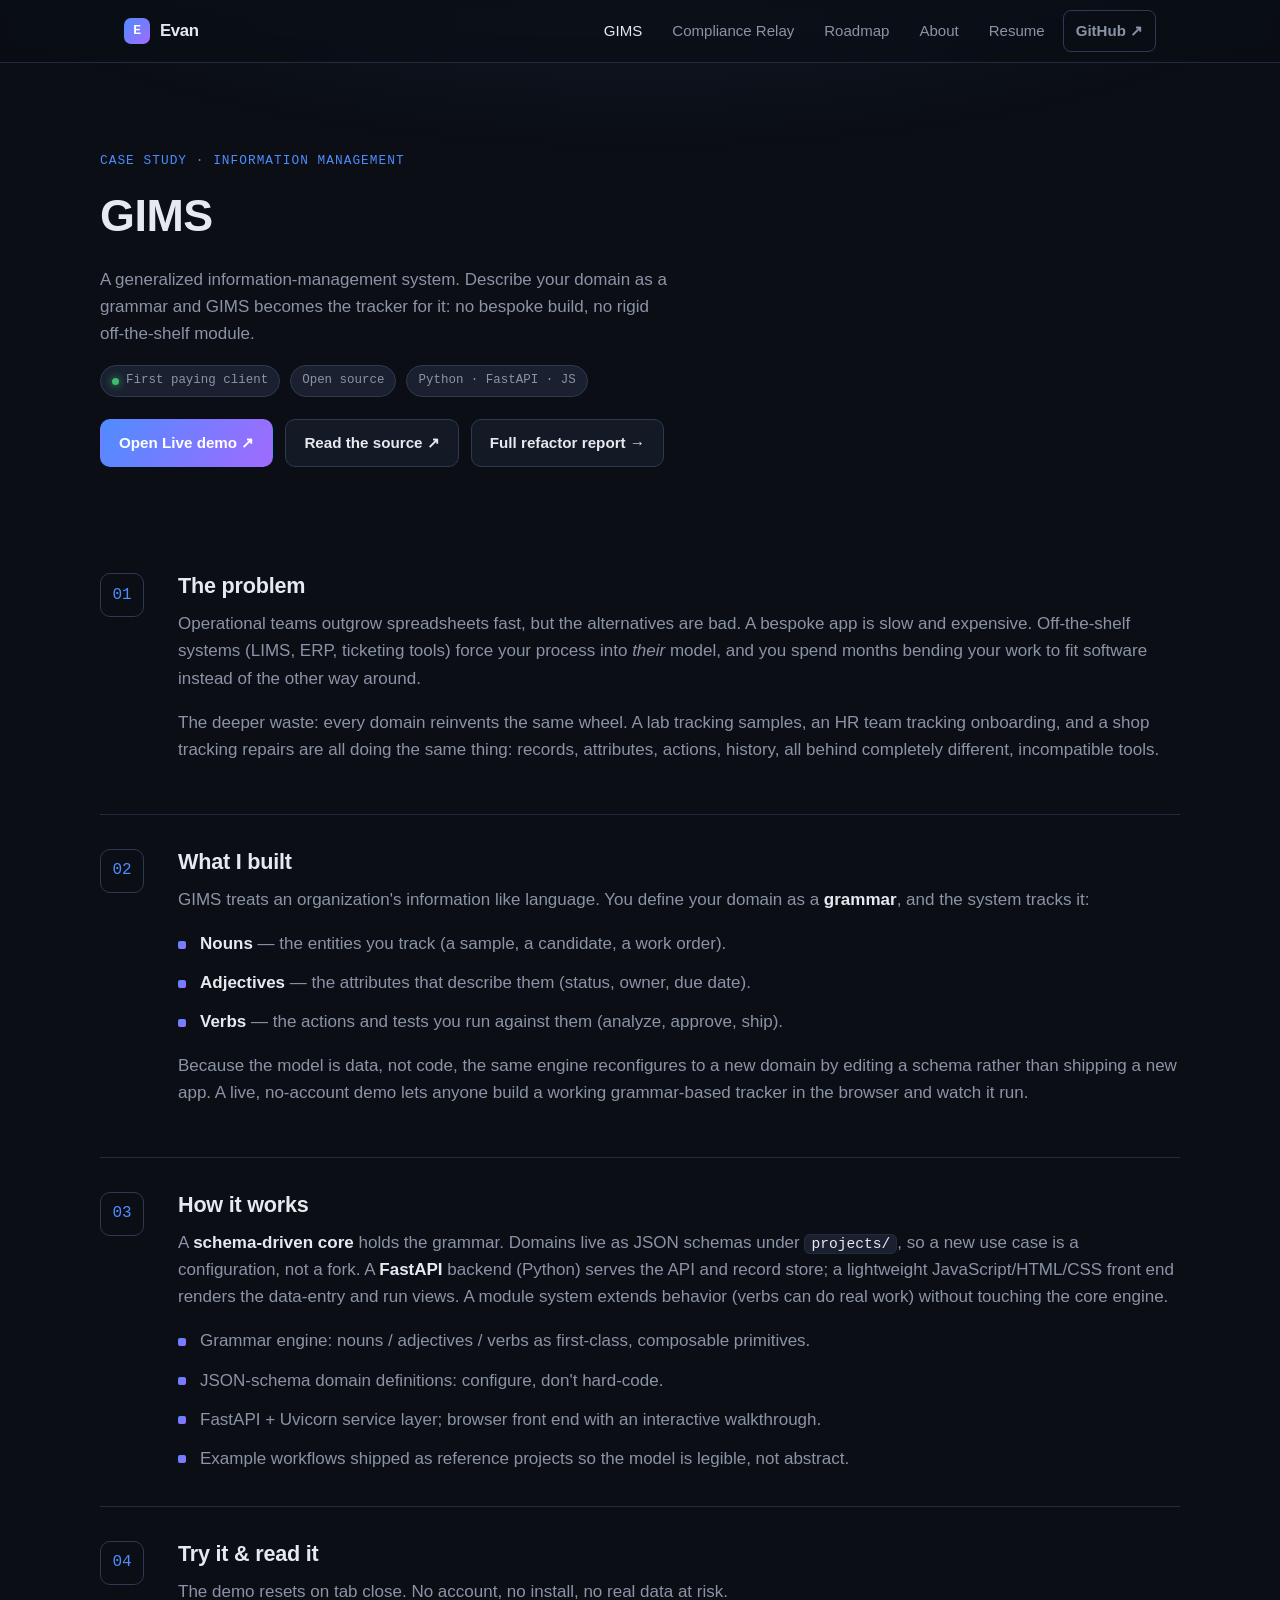
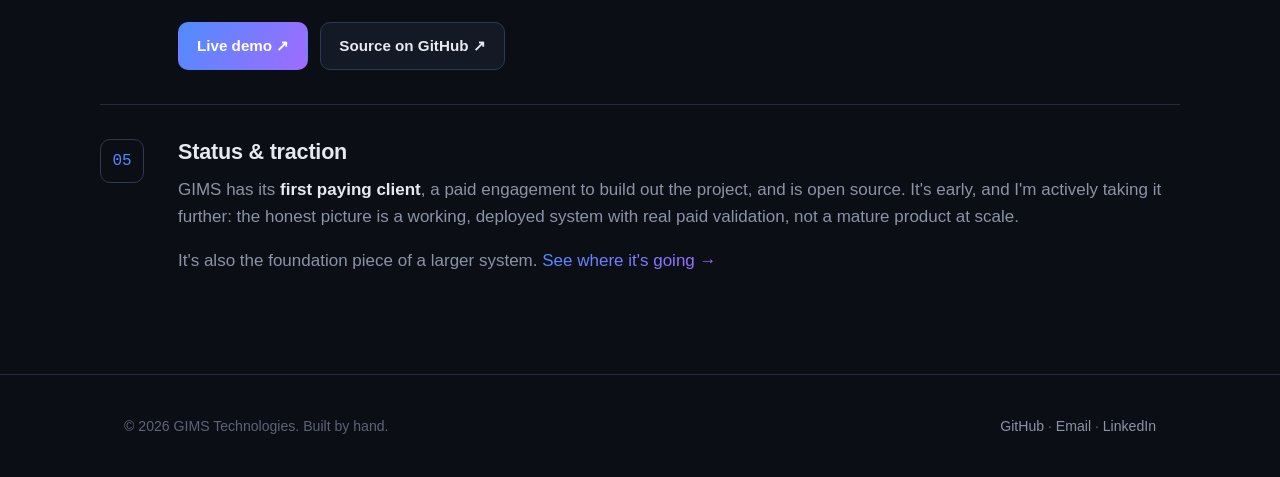
<file: gims.html>
<!DOCTYPE html>
<html lang="en">
<head>
  <meta charset="UTF-8" />
  <meta name="viewport" content="width=device-width, initial-scale=1.0" />
  <title>GIMS Case Study · Evan</title>
  <link rel="icon" href="favicon.ico" sizes="any">
  <meta name="description" content="GIMS: a schema-driven information-management system that models any workflow as a grammar. Live demo, open source, first paying client." />
  <link rel="stylesheet" href="styles/main.css" />
</head>
<body>
  <header class="nav">
    <div class="container nav-inner">
      <a class="brand" href="index.html"><span class="mark">E</span> Evan</a>
      <nav class="nav-links">
        <a href="gims.html">GIMS</a>
        <a href="compliance-relay.html">Compliance Relay</a>
        <a href="roadmap.html">Roadmap</a>
        <a href="about.html">About</a>
        <a href="resume.html">Resume</a>
        <a class="btn btn-ghost" href="https://github.com/BMA-Corgea" target="_blank" rel="noopener">GitHub ↗</a>
      </nav>
    </div>
  </header>

  <main>
    <section class="container cs-header">
      <div class="eyebrow">Case study · Information management</div>
      <h1 class="cs-title">GIMS</h1>
      <p class="lede" style="color:var(--muted); max-width:60ch;">
        A generalized information-management system. Describe your domain as a grammar and GIMS
        becomes the tracker for it: no bespoke build, no rigid off-the-shelf module.
      </p>
      <div class="cs-meta">
        <span class="tag"><span class="dot"></span> First paying client</span>
        <span class="tag">Open source</span>
        <span class="tag">Python · FastAPI · JS</span>
      </div>
      <div class="btn-row" style="margin-top:22px;">
        <a class="btn btn-primary" href="https://gims-demo.vercel.app/" target="_blank" rel="noopener">Open Live demo ↗</a>
        <a class="btn" href="https://github.com/BMA-Corgea/gims-oss" target="_blank" rel="noopener">Read the source ↗</a>
        <a class="btn" href="gims-refactor-report.html">Full refactor report →</a>
      </div>
    </section>

    <section class="container section-tight">

      <div class="step">
        <div class="num">01</div>
        <div>
          <h3>The problem</h3>
          <div class="step-body">
            <p>
              Operational teams outgrow spreadsheets fast, but the alternatives are bad. A bespoke
              app is slow and expensive. Off-the-shelf systems (LIMS, ERP, ticketing tools) force
              your process into <em>their</em> model, and you spend months bending your work to fit software
              instead of the other way around.
            </p>
            <p>
              The deeper waste: every domain reinvents the same wheel. A lab tracking samples, an HR
              team tracking onboarding, and a shop tracking repairs are all doing the same thing:
              records, attributes, actions, history, all behind completely different, incompatible tools.
            </p>
          </div>
        </div>
      </div>

      <div class="step">
        <div class="num">02</div>
        <div>
          <h3>What I built</h3>
          <div class="step-body">
            <p>
              GIMS treats an organization's information like language. You define your domain as a
              <strong>grammar</strong>, and the system tracks it:
            </p>
            <ul class="feature-list">
              <li><strong>Nouns</strong> — the entities you track (a sample, a candidate, a work order).</li>
              <li><strong>Adjectives</strong> — the attributes that describe them (status, owner, due date).</li>
              <li><strong>Verbs</strong> — the actions and tests you run against them (analyze, approve, ship).</li>
            </ul>
            <p style="margin-top:16px;">
              Because the model is data, not code, the same engine reconfigures to a new domain by
              editing a schema rather than shipping a new app. A live, no-account demo lets anyone
              build a working grammar-based tracker in the browser and watch it run.
            </p>
          </div>
        </div>
      </div>

      <div class="step">
        <div class="num">03</div>
        <div>
          <h3>How it works</h3>
          <div class="step-body">
            <p>
              A <strong>schema-driven core</strong> holds the grammar. Domains live as JSON schemas under
              <code>projects/</code>, so a new use case is a configuration, not a fork. A
              <strong>FastAPI</strong> backend (Python) serves the API and record store; a lightweight
              JavaScript/HTML/CSS front end renders the data-entry and run views. A module system extends
              behavior (verbs can do real work) without touching the core engine.
            </p>
            <ul class="feature-list">
              <li>Grammar engine: nouns / adjectives / verbs as first-class, composable primitives.</li>
              <li>JSON-schema domain definitions: configure, don't hard-code.</li>
              <li>FastAPI + Uvicorn service layer; browser front end with an interactive walkthrough.</li>
              <li>Example workflows shipped as reference projects so the model is legible, not abstract.</li>
            </ul>
          </div>
        </div>
      </div>

      <div class="step">
        <div class="num">04</div>
        <div>
          <h3>Try it &amp; read it</h3>
          <div class="step-body">
            <p>The demo resets on tab close. No account, no install, no real data at risk.</p>
            <div class="btn-row" style="margin-top:6px;">
              <a class="btn btn-primary" href="https://gims-demo.vercel.app/" target="_blank" rel="noopener">Live demo ↗</a>
              <a class="btn" href="https://github.com/BMA-Corgea/gims-oss" target="_blank" rel="noopener">Source on GitHub ↗</a>
            </div>
          </div>
        </div>
      </div>

      <div class="step">
        <div class="num">05</div>
        <div>
          <h3>Status &amp; traction</h3>
          <div class="step-body">
            <p>
              GIMS has its <strong>first paying client</strong>, a paid engagement to build out the project,
              and is open source. It's early, and I'm actively taking it further: the honest picture is a
              working, deployed system with real paid validation, not a mature product at scale.
            </p>
            <p>
              It's also the foundation piece of a larger system.
              <a class="gradient-text" href="roadmap.html">See where it's going →</a>
            </p>
          </div>
        </div>
      </div>

    </section>
  </main>

  <footer class="footer">
    <div class="container footer-inner">
      <span>© <span data-year>2026</span> GIMS Technologies. Built by hand.</span>
      <span><a href="https://github.com/BMA-Corgea" target="_blank" rel="noopener">GitHub</a> · <a href="mailto:evanbr93@gmail.com">Email</a> · <a href="https://www.linkedin.com/in/evan-brown-7abb97332/" target="_blank" rel="noopener">LinkedIn</a></span>
    </div>
  </footer>
  <script src="js/main.js"></script>
</body>
</html>
</file>
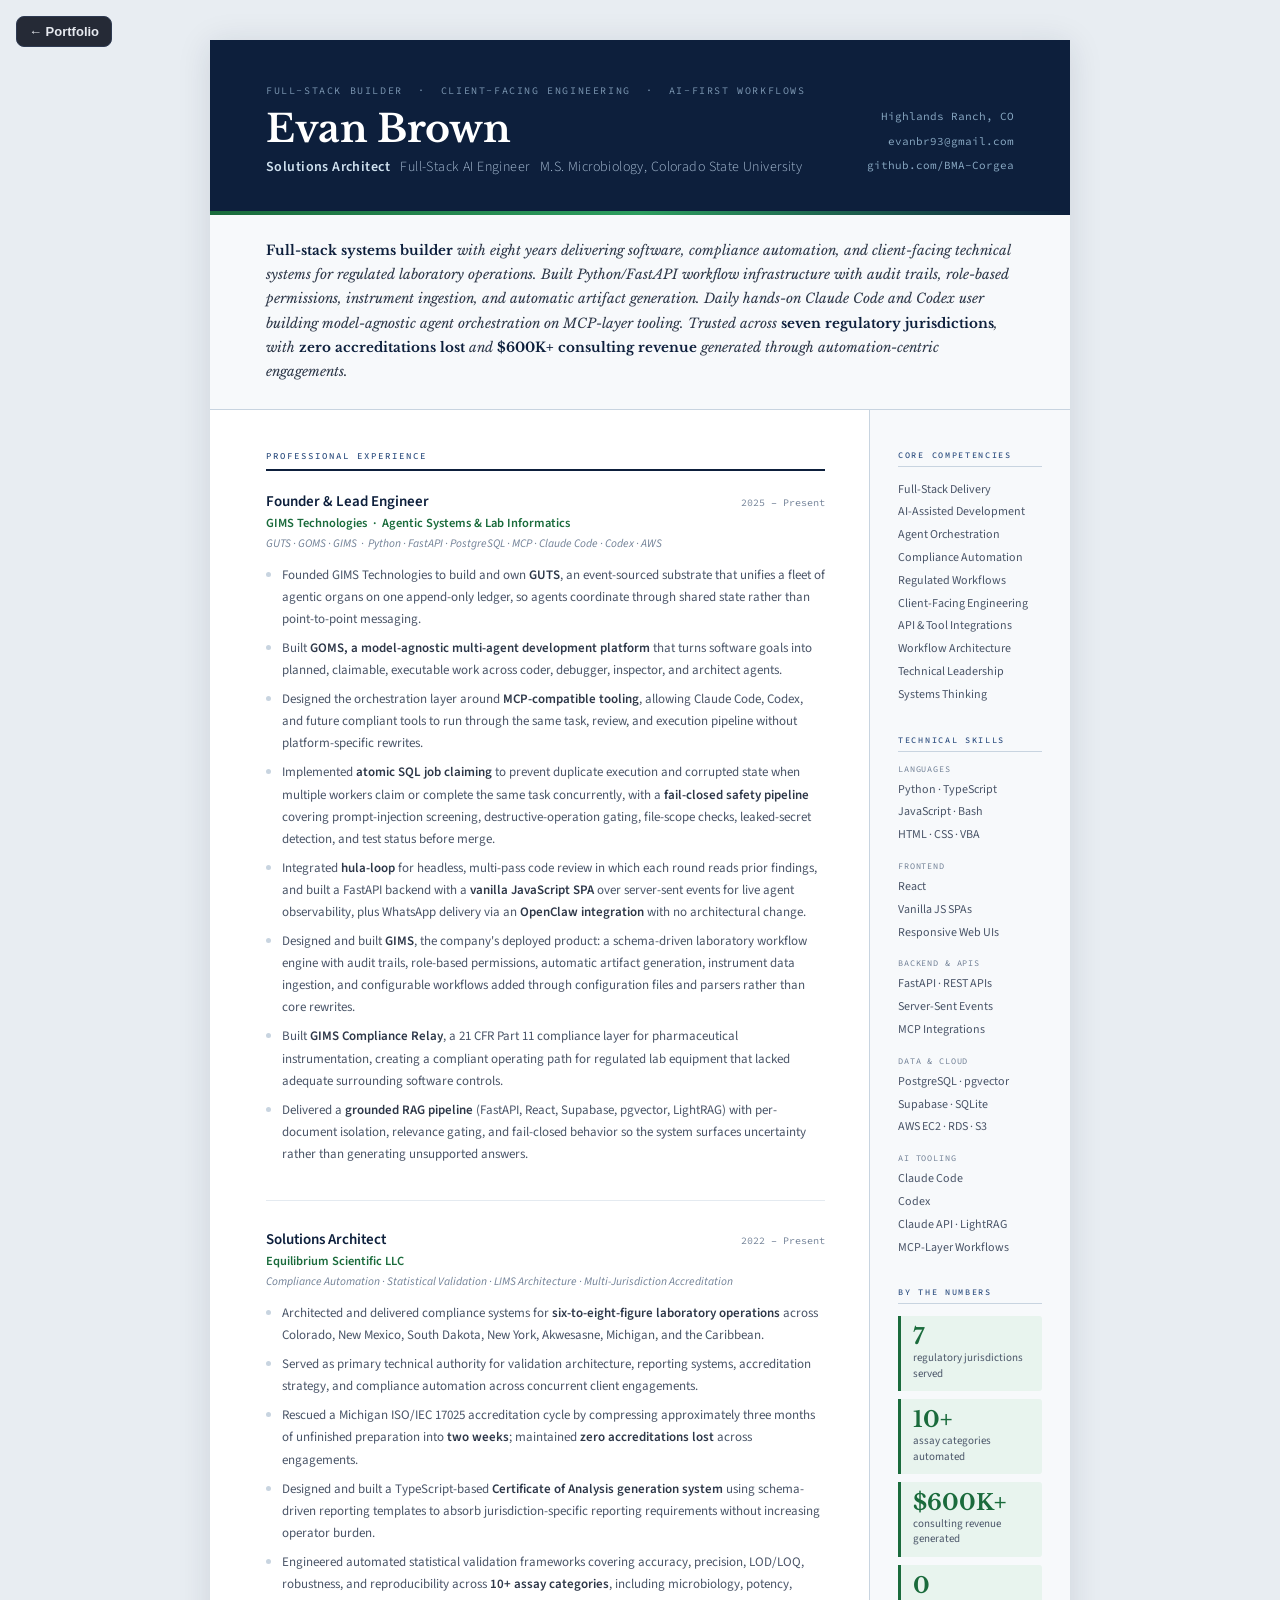
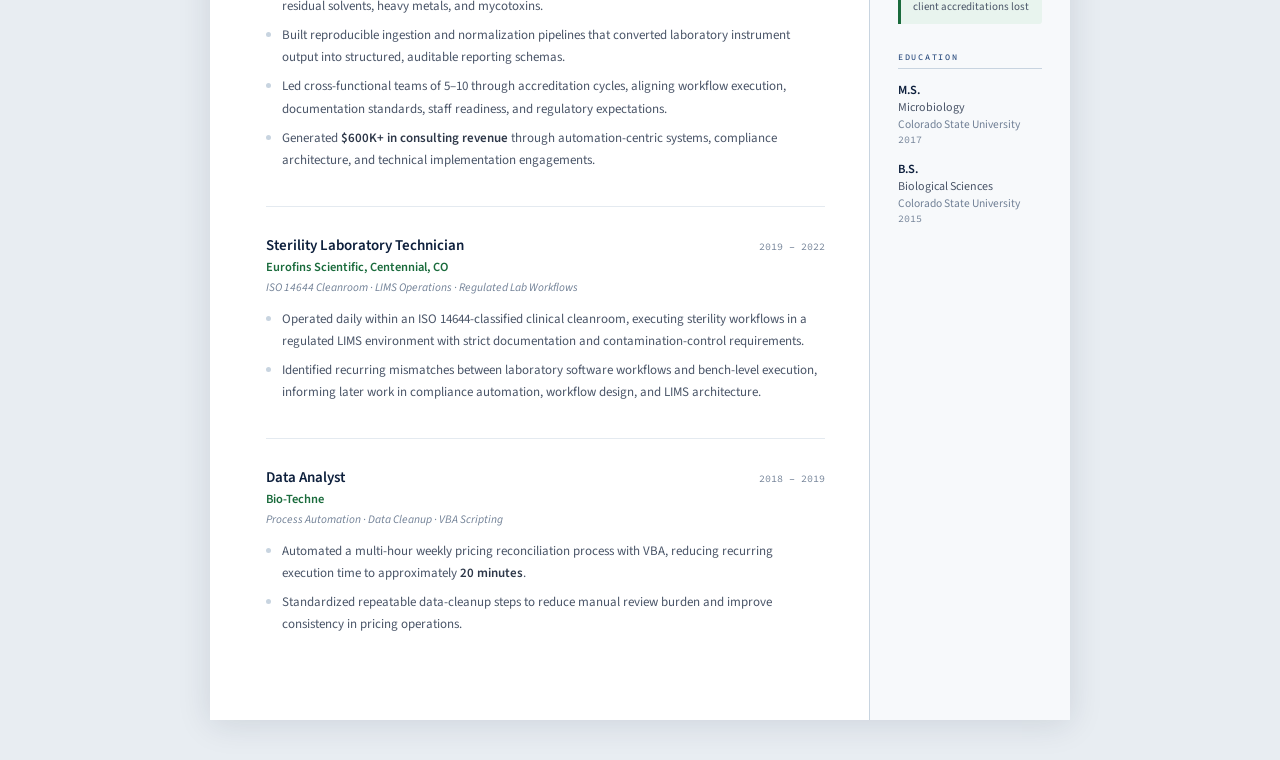
<file: resume.html>
<!DOCTYPE html>
<html lang="en">
<head>
    <meta charset="UTF-8">
    <meta name="viewport" content="width=device-width, initial-scale=1.0">
    <title>Evan Brown | Full-Stack AI Builder</title>
    <link rel="icon" href="favicon.ico" sizes="any">
    <link rel="preconnect" href="https://fonts.googleapis.com">
    <link href="https://fonts.googleapis.com/css2?family=Libre+Baskerville:ital,wght@0,400;0,700;1,400&family=Source+Sans+3:ital,wght@0,300;0,400;0,600;1,300&family=Source+Code+Pro:wght@400;500&display=swap" rel="stylesheet">
    <style>
        :root {
            --navy: #0d1f3c;
            --navy-mid: #1a3560;
            --navy-soft: #2e4f80;
            --steel-light: #7a95b0;
            --rule: #c8d4e0;
            --rule-light: #e4eaf0;
            --accent: #1a6b3c;
            --accent-light: #e8f4ee;
            --bg: #ffffff;
            --bg-off: #f7f9fb;
            --text: #1a1f2e;
            --text-mid: #2d3748;
            --text-soft: #4a5568;
            --text-muted: #718096;
            --serif: 'Libre Baskerville', Georgia, serif;
            --sans: 'Source Sans 3', sans-serif;
            --mono: 'Source Code Pro', monospace;
        }

        * { margin: 0; padding: 0; box-sizing: border-box; }

        body {
            font-family: var(--sans);
            background: #e8edf2;
            color: var(--text);
            -webkit-font-smoothing: antialiased;
            padding: 40px 20px;
        }

        .page {
            max-width: 860px;
            margin: 0 auto;
            background: var(--bg);
            box-shadow: 0 4px 32px rgba(13,31,60,0.12);
        }

        .header {
            background: var(--navy);
            padding: 44px 56px 38px;
            position: relative;
        }

        .header::after {
            content: '';
            position: absolute;
            bottom: 0; left: 0; right: 0;
            height: 4px;
            background: linear-gradient(90deg, var(--accent) 0%, #2d9e5f 50%, transparent 100%);
        }

        .header-grid {
            display: grid;
            grid-template-columns: 1fr auto;
            gap: 32px;
            align-items: end;
        }

        .credentials {
            font-family: var(--mono);
            font-size: 10px;
            letter-spacing: 0.16em;
            text-transform: uppercase;
            color: var(--steel-light);
            margin-bottom: 12px;
        }

        .name {
            font-family: var(--serif);
            font-size: 38px;
            font-weight: 700;
            color: #ffffff;
            line-height: 1.05;
            margin-bottom: 8px;
            letter-spacing: -0.01em;
        }

        .header-title {
            font-size: 14px;
            font-weight: 300;
            color: #a8bdd4;
            letter-spacing: 0.03em;
        }

        .header-title strong {
            color: #d0e2f0;
            font-weight: 600;
        }

        .contact-block {
            text-align: right;
        }

        .contact-item {
            font-family: var(--mono);
            font-size: 11px;
            color: #8aaac4;
            line-height: 2.2;
        }

        .contact-item a {
            color: #a8c4da;
            text-decoration: none;
        }

        .summary-bar {
            background: var(--bg-off);
            border-bottom: 1px solid var(--rule);
            padding: 24px 56px;
        }

        .summary-text {
            font-family: var(--serif);
            font-size: 13.5px;
            font-style: italic;
            line-height: 1.8;
            color: var(--text-mid);
        }

        .summary-text strong {
            font-style: normal;
            font-weight: 700;
            color: var(--navy);
        }

        /* FLEXBOX ARCHITECTURE */
        .body {
            display: flex;
            align-items: stretch;
        }

        .main-col {
            flex: 1;
            padding: 40px 44px 48px 56px;
            border-right: 1px solid var(--rule);
        }

        .side-col {
            width: 200px;
            padding: 40px 28px 48px;
            background: var(--bg-off);
            flex-shrink: 0;
        }

        .section {
            margin-bottom: 36px;
        }

        .section-title {
            font-family: var(--mono);
            font-size: 9px;
            font-weight: 500;
            letter-spacing: 0.22em;
            text-transform: uppercase;
            color: var(--navy-soft);
            margin-bottom: 20px;
            padding-bottom: 8px;
            border-bottom: 2px solid var(--navy);
            width: 100%;
            display: block;
        }

        .role {
            margin-bottom: 28px;
            padding-bottom: 28px;
            border-bottom: 1px solid var(--rule-light);
            break-inside: auto; /* Allows roles to span pages if needed */
        }

        .role:last-child {
            border-bottom: none;
            margin-bottom: 0;
            padding-bottom: 0;
        }

        .role-top {
            display: flex;
            justify-content: space-between;
            align-items: baseline;
            margin-bottom: 2px;
        }

        .role-title {
            font-size: 15px;
            font-weight: 600;
            color: var(--navy);
        }

        .role-dates {
            font-family: var(--mono);
            font-size: 10px;
            color: var(--text-muted);
            white-space: nowrap;
        }

        .role-org {
            font-size: 12.5px;
            color: var(--accent);
            font-weight: 600;
            margin-bottom: 3px;
        }

        .role-sub {
            font-size: 11.5px;
            color: var(--text-muted);
            font-style: italic;
            margin-bottom: 12px;
        }

        .bullets {
            list-style: none;
        }

        .bullets li {
            font-size: 13px;
            line-height: 1.7;
            color: var(--text-soft);
            font-weight: 400;
            padding-left: 16px;
            position: relative;
            margin-bottom: 7px;
            break-inside: avoid;
        }

        .bullets li::before {
            content: '';
            position: absolute;
            left: 0;
            top: 8px;
            width: 5px;
            height: 5px;
            border-radius: 50%;
            background: var(--rule);
        }

        .bullets li strong {
            font-weight: 600;
            color: var(--text-mid);
        }

        .side-section {
            margin-bottom: 28px;
        }

        .side-section:last-child {
            margin-bottom: 0;
        }

        .side-title {
            font-family: var(--mono);
            font-size: 8.5px;
            font-weight: 500;
            letter-spacing: 0.2em;
            text-transform: uppercase;
            color: var(--navy-soft);
            margin-bottom: 12px;
            padding-bottom: 6px;
            border-bottom: 1px solid var(--rule);
        }

        .skill-group {
            margin-bottom: 14px;
        }

        .skill-group-label {
            font-family: var(--mono);
            font-size: 8.5px;
            letter-spacing: 0.1em;
            text-transform: uppercase;
            color: var(--text-muted);
            margin-bottom: 5px;
        }

        .skill-list {
            font-size: 12px;
            color: var(--text-soft);
            line-height: 1.9;
        }

        .highlight-box {
            background: var(--accent-light);
            border-left: 3px solid var(--accent);
            padding: 10px 12px;
            margin-bottom: 8px;
            border-radius: 0 3px 3px 0;
        }

        .highlight-number {
            font-family: var(--serif);
            font-size: 22px;
            font-weight: 700;
            color: var(--accent);
            line-height: 1;
            margin-bottom: 2px;
        }

        .highlight-label {
            font-size: 11px;
            color: var(--text-soft);
            line-height: 1.4;
        }

        .edu-item {
            margin-bottom: 14px;
        }

        .edu-degree {
            font-size: 12.5px;
            font-weight: 600;
            color: var(--navy);
        }

        .edu-field {
            font-size: 12px;
            color: var(--text-soft);
        }

        .edu-school {
            font-size: 11.5px;
            color: var(--text-muted);
        }

        .edu-year {
            font-family: var(--mono);
            font-size: 10px;
            color: var(--text-muted);
        }

        @media print {
            @page {
                size: letter;
                margin: 0.42in;
            }

            html, body {
                background: white;
                padding: 0;
                margin: 0;
            }

            body {
                -webkit-print-color-adjust: exact;
                print-color-adjust: exact;
            }

            .page {
                box-shadow: none;
                max-width: none;
                width: 100%;
            }

            /* FORCE FLEXBOX LAYOUT DURING PRINT */
            .body {
                display: flex !important;
                flex-direction: row !important;
            }

            .main-col {
                flex: 1 !important;
                padding: 34px 32px 36px 42px !important;
                border-right: 1px solid var(--rule) !important;
            }

            .side-col {
                width: 200px !important;
                padding: 34px 0 36px 20px !important;
                background: transparent !important;
            }
        }
    </style>
</head>
<body>
<!-- Portfolio back-link: on-screen only, never prints -->
<a href="index.html" style="position:fixed;top:16px;left:16px;z-index:999;font-family:-apple-system,BlinkMacSystemFont,'Segoe UI',Roboto,sans-serif;font-size:13px;font-weight:600;color:#e6e9ef;background:rgba(20,25,38,0.92);border:1px solid #2e3a52;border-radius:8px;padding:7px 12px;text-decoration:none;backdrop-filter:blur(6px);" onmouseover="this.style.borderColor='#4f8cff'" onmouseout="this.style.borderColor='#2e3a52'">← Portfolio</a>
<style>@media print { a[href="index.html"]{ display:none !important; } }</style>
<div class="page">

    <div class="header">
        <div class="header-grid">
            <div>
                <div class="credentials">Full-Stack Builder &nbsp;·&nbsp; Client-Facing Engineering &nbsp;·&nbsp; AI-First Workflows</div>
                <h1 class="name">Evan Brown</h1>
                <div class="header-title"><strong>Solutions Architect</strong> &nbsp;&nbsp;Full-Stack AI Engineer &nbsp;&nbsp;M.S. Microbiology, Colorado State University</div>
            </div>
            <div class="contact-block">
                <div class="contact-item">Highlands Ranch, CO</div>
                <div class="contact-item">evanbr93@gmail.com</div>
                <div class="contact-item">github.com/BMA-Corgea</div>
            </div>
        </div>
    </div>

    <div class="summary-bar">
        <p class="summary-text">
            <strong>Full-stack systems builder</strong> with eight years delivering software, compliance automation, and client-facing technical systems for regulated laboratory operations. Built Python/FastAPI workflow infrastructure with audit trails, role-based permissions, instrument ingestion, and automatic artifact generation. Daily hands-on Claude Code and Codex user building model-agnostic agent orchestration on MCP-layer tooling. Trusted across <strong>seven regulatory jurisdictions</strong>, with <strong>zero accreditations lost</strong> and <strong>$600K+ consulting revenue</strong> generated through automation-centric engagements.
        </p>
    </div>

    <div class="body">
        <div class="main-col">

            <div class="section">
                <div class="section-title">Professional Experience</div>

                <div class="role">
                    <div class="role-top">
                        <div class="role-title">Founder &amp; Lead Engineer</div>
                        <div class="role-dates">2025 – Present</div>
                    </div>
                    <div class="role-org">GIMS Technologies &nbsp;·&nbsp; Agentic Systems &amp; Lab Informatics</div>
                    <div class="role-sub">GUTS · GOMS · GIMS &nbsp;·&nbsp; Python · FastAPI · PostgreSQL · MCP · Claude Code · Codex · AWS</div>
                    <ul class="bullets">
                        <li>Founded GIMS Technologies to build and own <strong>GUTS</strong>, an event-sourced substrate that unifies a fleet of agentic organs on one append-only ledger, so agents coordinate through shared state rather than point-to-point messaging.</li>
                        <li>Built <strong>GOMS, a model-agnostic multi-agent development platform</strong> that turns software goals into planned, claimable, executable work across coder, debugger, inspector, and architect agents.</li>
                        <li>Designed the orchestration layer around <strong>MCP-compatible tooling</strong>, allowing Claude Code, Codex, and future compliant tools to run through the same task, review, and execution pipeline without platform-specific rewrites.</li>
                        <li>Implemented <strong>atomic SQL job claiming</strong> to prevent duplicate execution and corrupted state when multiple workers claim or complete the same task concurrently, with a <strong>fail-closed safety pipeline</strong> covering prompt-injection screening, destructive-operation gating, file-scope checks, leaked-secret detection, and test status before merge.</li>
                        <li>Integrated <strong>hula-loop</strong> for headless, multi-pass code review in which each round reads prior findings, and built a FastAPI backend with a <strong>vanilla JavaScript SPA</strong> over server-sent events for live agent observability, plus WhatsApp delivery via an <strong>OpenClaw integration</strong> with no architectural change.</li>
                        <li>Designed and built <strong>GIMS</strong>, the company's deployed product: a schema-driven laboratory workflow engine with audit trails, role-based permissions, automatic artifact generation, instrument data ingestion, and configurable workflows added through configuration files and parsers rather than core rewrites.</li>
                        <li>Built <strong>GIMS Compliance Relay</strong>, a 21 CFR Part 11 compliance layer for pharmaceutical instrumentation, creating a compliant operating path for regulated lab equipment that lacked adequate surrounding software controls.</li>
                        <li>Delivered a <strong>grounded RAG pipeline</strong> (FastAPI, React, Supabase, pgvector, LightRAG) with per-document isolation, relevance gating, and fail-closed behavior so the system surfaces uncertainty rather than generating unsupported answers.</li>
                    </ul>
                </div>

                <div class="role">
                    <div class="role-top">
                        <div class="role-title">Solutions Architect</div>
                        <div class="role-dates">2022 – Present</div>
                    </div>
                    <div class="role-org">Equilibrium Scientific LLC</div>
                    <div class="role-sub">Compliance Automation · Statistical Validation · LIMS Architecture · Multi-Jurisdiction Accreditation</div>
                    <ul class="bullets">
                        <li>Architected and delivered compliance systems for <strong>six-to-eight-figure laboratory operations</strong> across Colorado, New Mexico, South Dakota, New York, Akwesasne, Michigan, and the Caribbean.</li>
                        <li>Served as primary technical authority for validation architecture, reporting systems, accreditation strategy, and compliance automation across concurrent client engagements.</li>
                        <li>Rescued a Michigan ISO/IEC 17025 accreditation cycle by compressing approximately three months of unfinished preparation into <strong>two weeks</strong>; maintained <strong>zero accreditations lost</strong> across engagements.</li>
                        <li>Designed and built a TypeScript-based <strong>Certificate of Analysis generation system</strong> using schema-driven reporting templates to absorb jurisdiction-specific reporting requirements without increasing operator burden.</li>
                        <li>Engineered automated statistical validation frameworks covering accuracy, precision, LOD/LOQ, robustness, and reproducibility across <strong>10+ assay categories</strong>, including microbiology, potency, residual solvents, heavy metals, and mycotoxins.</li>
                        <li>Built reproducible ingestion and normalization pipelines that converted laboratory instrument output into structured, auditable reporting schemas.</li>
                        <li>Led cross-functional teams of 5–10 through accreditation cycles, aligning workflow execution, documentation standards, staff readiness, and regulatory expectations.</li>
                        <li>Generated <strong>$600K+ in consulting revenue</strong> through automation-centric systems, compliance architecture, and technical implementation engagements.</li>
                    </ul>
                </div>

                <div class="role">
                    <div class="role-top">
                        <div class="role-title">Sterility Laboratory Technician</div>
                        <div class="role-dates">2019 – 2022</div>
                    </div>
                    <div class="role-org">Eurofins Scientific, Centennial, CO</div>
                    <div class="role-sub">ISO 14644 Cleanroom · LIMS Operations · Regulated Lab Workflows</div>
                    <ul class="bullets">
                        <li>Operated daily within an ISO 14644-classified clinical cleanroom, executing sterility workflows in a regulated LIMS environment with strict documentation and contamination-control requirements.</li>
                        <li>Identified recurring mismatches between laboratory software workflows and bench-level execution, informing later work in compliance automation, workflow design, and LIMS architecture.</li>
                    </ul>
                </div>

                <div class="role">
                    <div class="role-top">
                        <div class="role-title">Data Analyst</div>
                        <div class="role-dates">2018 – 2019</div>
                    </div>
                    <div class="role-org">Bio-Techne</div>
                    <div class="role-sub">Process Automation · Data Cleanup · VBA Scripting</div>
                    <ul class="bullets">
                        <li>Automated a multi-hour weekly pricing reconciliation process with VBA, reducing recurring execution time to approximately <strong>20 minutes</strong>.</li>
                        <li>Standardized repeatable data-cleanup steps to reduce manual review burden and improve consistency in pricing operations.</li>
                    </ul>
                </div>

            </div>

        </div>

        <div class="side-col">

            <div class="side-section">
                <div class="side-title">Core Competencies</div>
                <div class="skill-list">
                    Full-Stack Delivery<br>
                    AI-Assisted Development<br>
                    Agent Orchestration<br>
                    Compliance Automation<br>
                    Regulated Workflows<br>
                    Client-Facing Engineering<br>
                    API &amp; Tool Integrations<br>
                    Workflow Architecture<br>
                    Technical Leadership<br>
                    Systems Thinking
                </div>
            </div>

            <div class="side-section">
                <div class="side-title">Technical Skills</div>
                <div class="skill-group">
                    <div class="skill-group-label">Languages</div>
                    <div class="skill-list">Python · TypeScript<br>JavaScript · Bash<br>HTML · CSS · VBA</div>
                </div>
                <div class="skill-group">
                    <div class="skill-group-label">Frontend</div>
                    <div class="skill-list">React<br>Vanilla JS SPAs<br>Responsive Web UIs</div>
                </div>
                <div class="skill-group">
                    <div class="skill-group-label">Backend &amp; APIs</div>
                    <div class="skill-list">FastAPI · REST APIs<br>Server-Sent Events<br>MCP Integrations</div>
                </div>
                <div class="skill-group">
                    <div class="skill-group-label">Data &amp; Cloud</div>
                    <div class="skill-list">PostgreSQL · pgvector<br>Supabase · SQLite<br>AWS EC2 · RDS · S3</div>
                </div>
                <div class="skill-group">
                    <div class="skill-group-label">AI Tooling</div>
                    <div class="skill-list">Claude Code<br>Codex<br>Claude API · LightRAG<br>MCP-Layer Workflows</div>
                </div>
            </div>

            <div class="side-section">
                <div class="side-title">By the Numbers</div>
                <div class="highlight-box">
                    <div class="highlight-number">7</div>
                    <div class="highlight-label">regulatory jurisdictions served</div>
                </div>
                <div class="highlight-box">
                    <div class="highlight-number">10+</div>
                    <div class="highlight-label">assay categories automated</div>
                </div>
                <div class="highlight-box">
                    <div class="highlight-number">$600K+</div>
                    <div class="highlight-label">consulting revenue generated</div>
                </div>
                <div class="highlight-box">
                    <div class="highlight-number">0</div>
                    <div class="highlight-label">client accreditations lost</div>
                </div>
            </div>

            <div class="side-section">
                <div class="side-title">Education</div>
                <div class="edu-item">
                    <div class="edu-degree">M.S.</div>
                    <div class="edu-field">Microbiology</div>
                    <div class="edu-school">Colorado State University</div>
                    <div class="edu-year">2017</div>
                </div>
                <div class="edu-item">
                    <div class="edu-degree">B.S.</div>
                    <div class="edu-field">Biological Sciences</div>
                    <div class="edu-school">Colorado State University</div>
                    <div class="edu-year">2015</div>
                </div>
            </div>

        </div>
    </div>
</div>
</body>
</html>
</file>
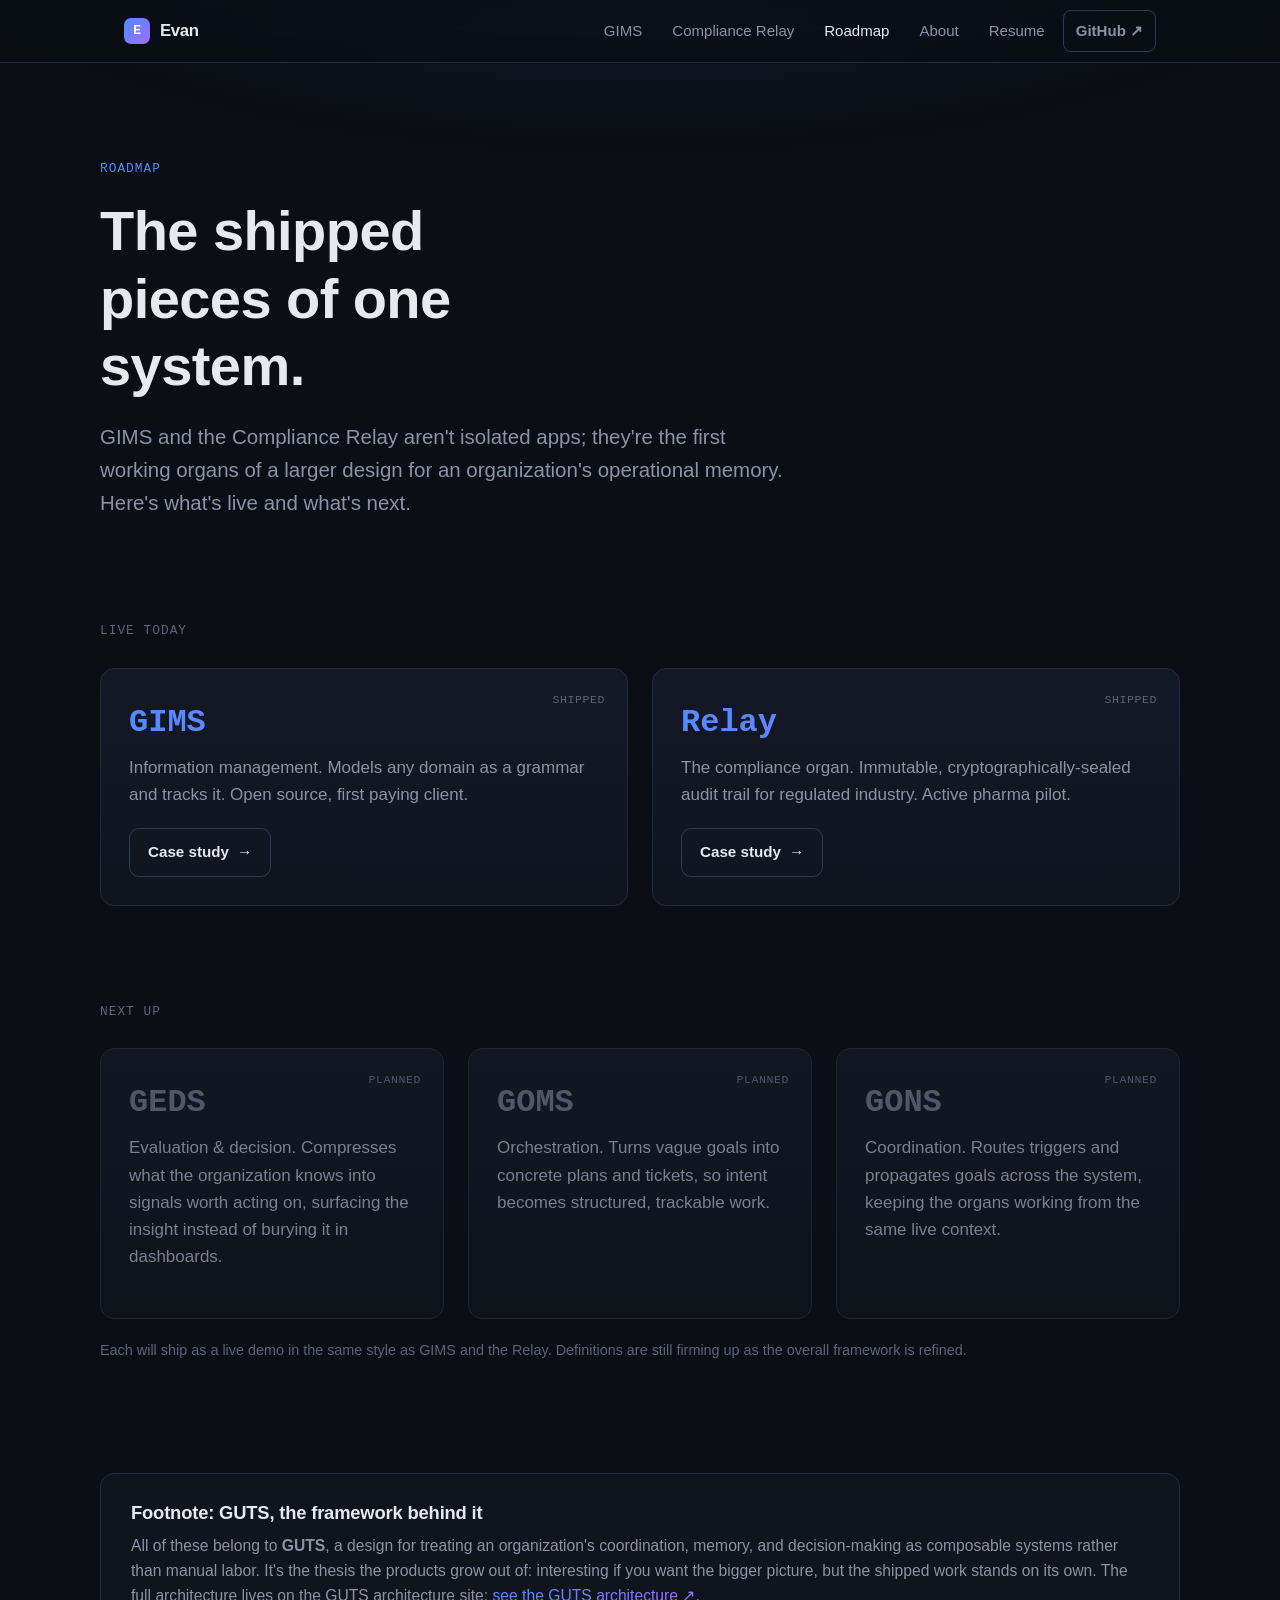
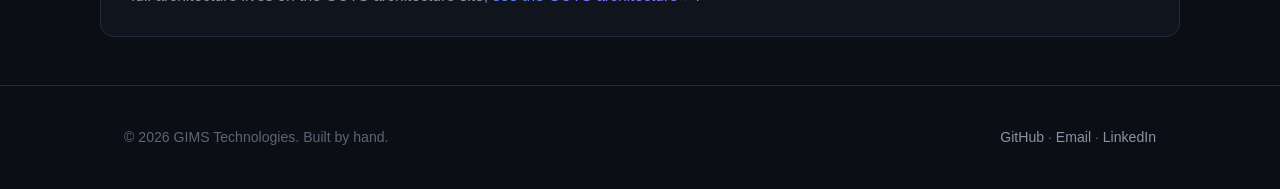
<file: roadmap.html>
<!DOCTYPE html>
<html lang="en">
<head>
  <meta charset="UTF-8" />
  <meta name="viewport" content="width=device-width, initial-scale=1.0" />
  <title>Roadmap · Evan</title>
  <link rel="icon" href="favicon.ico" sizes="any">
  <meta name="description" content="GIMS and the Compliance Relay are the shipped pieces of a larger operational system. GEDS, GOMS, and GONS are next." />
  <link rel="stylesheet" href="styles/main.css" />
</head>
<body>
  <header class="nav">
    <div class="container nav-inner">
      <a class="brand" href="index.html"><span class="mark">E</span> Evan</a>
      <nav class="nav-links">
        <a href="gims.html">GIMS</a>
        <a href="compliance-relay.html">Compliance Relay</a>
        <a href="roadmap.html">Roadmap</a>
        <a href="about.html">About</a>
        <a href="resume.html">Resume</a>
        <a class="btn btn-ghost" href="https://github.com/BMA-Corgea" target="_blank" rel="noopener">GitHub ↗</a>
      </nav>
    </div>
  </header>

  <main>
    <section class="container hero" style="padding-bottom:24px;">
      <div class="eyebrow">Roadmap</div>
      <h1>The shipped pieces of one system.</h1>
      <p class="lede">
        GIMS and the Compliance Relay aren't isolated apps; they're the first working organs of a
        larger design for an organization's operational memory. Here's what's live and what's next.
      </p>
    </section>

    <section class="container section-tight">
      <div class="section-label">Live today</div>
      <div class="grid grid-2">
        <article class="card roadmap-card shipped">
          <span class="status">Shipped</span>
          <div class="organ-code">GIMS</div>
          <p class="card-sub">Information management. Models any domain as a grammar and tracks it. Open source, first paying client.</p>
          <a class="btn btn-ghost" href="gims.html">Case study <span class="arrow">→</span></a>
        </article>
        <article class="card roadmap-card shipped">
          <span class="status">Shipped</span>
          <div class="organ-code">Relay</div>
          <p class="card-sub">The compliance organ. Immutable, cryptographically-sealed audit trail for regulated industry. Active pharma pilot.</p>
          <a class="btn btn-ghost" href="compliance-relay.html">Case study <span class="arrow">→</span></a>
        </article>
      </div>
    </section>

    <section class="container section-tight">
      <div class="section-label">Next up</div>
      <div class="grid grid-3">
        <article class="card roadmap-card planned">
          <span class="status">Planned</span>
          <div class="organ-code">GEDS</div>
          <p class="card-sub">Evaluation &amp; decision. Compresses what the organization knows into signals worth acting on, surfacing the insight instead of burying it in dashboards.</p>
        </article>
        <article class="card roadmap-card planned">
          <span class="status">Planned</span>
          <div class="organ-code">GOMS</div>
          <p class="card-sub">Orchestration. Turns vague goals into concrete plans and tickets, so intent becomes structured, trackable work.</p>
        </article>
        <article class="card roadmap-card planned">
          <span class="status">Planned</span>
          <div class="organ-code">GONS</div>
          <p class="card-sub">Coordination. Routes triggers and propagates goals across the system, keeping the organs working from the same live context.</p>
        </article>
      </div>
      <p style="color:var(--faint); font-size:0.9rem; margin-top:20px;">
        Each will ship as a live demo in the same style as GIMS and the Relay. Definitions are still
        firming up as the overall framework is refined.
      </p>
    </section>

    <section class="container section-tight">
      <div class="footnote">
        <h3>Footnote: GUTS, the framework behind it</h3>
        <p style="margin-bottom:0;">
          All of these belong to <strong>GUTS</strong>, a design for treating an organization's coordination,
          memory, and decision-making as composable systems rather than manual labor. It's the thesis
          the products grow out of: interesting if you want the bigger picture, but the shipped work
          stands on its own. The full architecture lives on the GUTS architecture site;
          <a class="gradient-text" href="https://guts-architecture.vercel.app/" target="_blank" rel="noopener">see the GUTS architecture ↗</a>.
        </p>
      </div>
    </section>
  </main>

  <footer class="footer">
    <div class="container footer-inner">
      <span>© <span data-year>2026</span> GIMS Technologies. Built by hand.</span>
      <span><a href="https://github.com/BMA-Corgea" target="_blank" rel="noopener">GitHub</a> · <a href="mailto:evanbr93@gmail.com">Email</a> · <a href="https://www.linkedin.com/in/evan-brown-7abb97332/" target="_blank" rel="noopener">LinkedIn</a></span>
    </div>
  </footer>
  <script src="js/main.js"></script>
</body>
</html>
</file>
<file: styles/main.css>
/* ============================================================
   Portfolio Hub — design system
   Clean, technical, restrained. Dark "engineering" aesthetic.
   Zero dependencies. Single source of truth for tokens.
   ============================================================ */

:root {
  /* palette */
  --bg:        #0b0e14;
  --bg-soft:   #10141d;
  --panel:     #141926;
  --panel-2:   #1a2030;
  --border:    #222b3d;
  --border-lit:#2e3a52;

  --text:      #e6e9ef;
  --muted:     #8b93a7;
  --faint:     #5c6478;

  --accent:    #4f8cff;
  --accent-2:  #a06bff;
  --accent-soft: rgba(79, 140, 255, 0.12);

  --good:      #3fb96b;
  --warn:      #e0a94a;

  /* type */
  --sans: -apple-system, BlinkMacSystemFont, "Segoe UI", Roboto, Helvetica, Arial, sans-serif;
  --mono: ui-monospace, "JetBrains Mono", "SF Mono", "Cascadia Code", Menlo, Consolas, monospace;

  /* space + shape */
  --container: 1080px;
  --radius: 14px;
  --radius-sm: 9px;
  --gap: 24px;

  --shadow: 0 10px 40px -12px rgba(0,0,0,0.6);
}

/* ---------- reset ---------- */
*, *::before, *::after { box-sizing: border-box; }
html { scroll-behavior: smooth; -webkit-text-size-adjust: 100%; }
body {
  margin: 0;
  font-family: var(--sans);
  background: var(--bg);
  color: var(--text);
  line-height: 1.6;
  font-size: 17px;
  -webkit-font-smoothing: antialiased;
  text-rendering: optimizeLegibility;
}
img { max-width: 100%; display: block; }
a { color: inherit; text-decoration: none; }
h1, h2, h3, h4 { line-height: 1.2; margin: 0 0 0.5em; font-weight: 650; letter-spacing: -0.01em; }
p { margin: 0 0 1em; }

/* subtle top glow */
body::before {
  content: "";
  position: fixed;
  inset: 0 0 auto 0;
  height: 480px;
  background: radial-gradient(1200px 480px at 50% -180px, rgba(79,140,255,0.14), transparent 70%);
  pointer-events: none;
  z-index: 0;
}

/* ---------- layout ---------- */
.container {
  width: 100%;
  max-width: var(--container);
  margin: 0 auto;
  padding: 0 24px;
  position: relative;
  z-index: 1;
}
.section { padding: 72px 0; }
.section-tight { padding: 48px 0; }
.divider { height: 1px; background: var(--border); border: 0; margin: 0; }

/* ---------- nav ---------- */
.nav {
  position: sticky;
  top: 0;
  z-index: 50;
  background: rgba(11,14,20,0.72);
  backdrop-filter: saturate(140%) blur(12px);
  border-bottom: 1px solid var(--border);
}
.nav-inner {
  display: flex;
  align-items: center;
  justify-content: space-between;
  height: 62px;
}
.brand {
  display: flex;
  align-items: center;
  gap: 10px;
  font-weight: 700;
  letter-spacing: -0.02em;
  font-size: 1.05rem;
}
.brand .mark {
  width: 26px; height: 26px;
  border-radius: 7px;
  background: linear-gradient(135deg, var(--accent), var(--accent-2));
  display: grid; place-items: center;
  font-family: var(--mono);
  font-size: 13px; font-weight: 700; color: #fff;
}
.nav-links { display: flex; gap: 6px; align-items: center; }
.nav-links a {
  color: var(--muted);
  font-size: 0.94rem;
  padding: 8px 12px;
  border-radius: 8px;
  transition: color .15s, background .15s;
}
.nav-links a:hover { color: var(--text); background: var(--panel); }
.nav-links a.active { color: var(--text); }

/* ---------- hero ---------- */
.hero { padding: 96px 0 40px; }
.eyebrow {
  font-family: var(--mono);
  font-size: 0.8rem;
  letter-spacing: 0.08em;
  text-transform: uppercase;
  color: var(--accent);
  margin-bottom: 18px;
}
.hero h1 {
  font-size: clamp(2.2rem, 5vw, 3.5rem);
  max-width: 16ch;
  margin-bottom: 22px;
}
.hero .lede {
  font-size: clamp(1.05rem, 2vw, 1.28rem);
  color: var(--muted);
  max-width: 60ch;
  margin-bottom: 30px;
}
.gradient-text {
  background: linear-gradient(120deg, var(--accent), var(--accent-2));
  -webkit-background-clip: text;
  background-clip: text;
  color: transparent;
}

/* ---------- buttons ---------- */
.btn-row { display: flex; flex-wrap: wrap; gap: 12px; align-items: center; }
.btn {
  display: inline-flex;
  align-items: center;
  gap: 8px;
  font-size: 0.95rem;
  font-weight: 600;
  padding: 11px 18px;
  border-radius: 10px;
  border: 1px solid var(--border-lit);
  color: var(--text);
  background: var(--panel);
  transition: transform .12s, border-color .15s, background .15s;
  cursor: pointer;
}
.btn:hover { transform: translateY(-1px); border-color: var(--accent); }
.btn-primary {
  background: linear-gradient(120deg, var(--accent), var(--accent-2));
  border-color: transparent;
  color: #fff;
}
.btn-primary:hover { border-color: transparent; filter: brightness(1.06); }
.btn .arrow { transition: transform .15s; }
.btn:hover .arrow { transform: translateX(3px); }
.btn-ghost { background: transparent; }

/* ---------- cards / product grid ---------- */
.grid { display: grid; gap: var(--gap); }
.grid-2 { grid-template-columns: repeat(2, 1fr); }
.grid-3 { grid-template-columns: repeat(3, 1fr); }

.card {
  background: linear-gradient(180deg, var(--panel), var(--bg-soft));
  border: 1px solid var(--border);
  border-radius: var(--radius);
  padding: 28px;
  transition: border-color .18s, transform .18s;
  position: relative;
  overflow: hidden;
}
.card:hover { border-color: var(--border-lit); transform: translateY(-2px); }
.card .kicker {
  font-family: var(--mono);
  font-size: 0.78rem;
  color: var(--faint);
  letter-spacing: 0.04em;
  margin-bottom: 12px;
}
.card h3 { font-size: 1.5rem; margin-bottom: 8px; }
.card .card-sub { color: var(--muted); margin-bottom: 20px; }
.card .card-foot {
  display: flex; align-items: center; justify-content: space-between;
  gap: 12px; flex-wrap: wrap; margin-top: 8px;
}

/* traction tag */
.tag {
  display: inline-flex;
  align-items: center;
  gap: 7px;
  font-family: var(--mono);
  font-size: 0.78rem;
  padding: 5px 11px;
  border-radius: 999px;
  border: 1px solid var(--border-lit);
  color: var(--muted);
  background: var(--panel-2);
}
.tag .dot { width: 7px; height: 7px; border-radius: 50%; background: var(--good); box-shadow: 0 0 8px var(--good); }
.tag .dot.warm { background: var(--warn); box-shadow: 0 0 8px var(--warn); }
.tag.accent { color: var(--accent); border-color: var(--accent); background: var(--accent-soft); }

/* ---------- browser frame (demo preview) ---------- */
.frame {
  border: 1px solid var(--border);
  border-radius: var(--radius);
  overflow: hidden;
  background: var(--panel);
  box-shadow: var(--shadow);
}
.frame-bar {
  display: flex; align-items: center; gap: 8px;
  padding: 11px 14px;
  background: var(--panel-2);
  border-bottom: 1px solid var(--border);
}
.frame-bar .dots { display: flex; gap: 6px; }
.frame-bar .dots i { width: 11px; height: 11px; border-radius: 50%; background: var(--border-lit); display: block; }
.frame-bar .url {
  font-family: var(--mono);
  font-size: 0.78rem;
  color: var(--faint);
  margin-left: 8px;
  overflow: hidden; text-overflow: ellipsis; white-space: nowrap;
}
.frame-body {
  min-height: 260px;
  display: grid;
  place-items: center;
  padding: 40px;
  text-align: center;
  background:
    linear-gradient(180deg, rgba(79,140,255,0.05), transparent),
    var(--bg-soft);
}
.frame-body .placeholder-note {
  font-family: var(--mono);
  font-size: 0.8rem;
  color: var(--faint);
}

/* ---------- case study ---------- */
.cs-header { padding: 88px 0 24px; }
.cs-title { font-size: clamp(2rem, 4vw, 2.8rem); }
.cs-meta { display: flex; gap: 10px; flex-wrap: wrap; margin: 18px 0 4px; }

.step {
  display: grid;
  grid-template-columns: 56px 1fr;
  gap: 22px;
  padding: 34px 0;
  border-top: 1px solid var(--border);
}
.step:first-of-type { border-top: 0; }
.step .num {
  font-family: var(--mono);
  font-size: 1rem;
  color: var(--accent);
  border: 1px solid var(--border-lit);
  border-radius: 10px;
  width: 44px; height: 44px;
  display: grid; place-items: center;
}
.step h3 { font-size: 1.35rem; }
.step .step-body { color: var(--muted); }
.step .step-body strong { color: var(--text); font-weight: 600; }

/* feature list — flow layout so inline <strong> labels + text stay on one run */
.feature-list { list-style: none; padding: 0; margin: 14px 0 0; display: grid; gap: 12px; }
.feature-list li {
  position: relative;
  padding-left: 22px;
  color: var(--muted);
}
.feature-list li strong { color: var(--text); font-weight: 600; }
.feature-list li::before {
  content: "";
  position: absolute;
  left: 0;
  top: 0.62em;
  width: 8px; height: 8px;
  border-radius: 2px;
  background: linear-gradient(135deg, var(--accent), var(--accent-2));
}

/* code chip inline */
code, .mono { font-family: var(--mono); font-size: 0.9em; }
:not(pre) > code {
  background: var(--panel-2);
  border: 1px solid var(--border);
  border-radius: 6px;
  padding: 1px 6px;
  color: var(--text);
  font-size: 0.86em;
}

/* ---------- roadmap ---------- */
.roadmap-card { position: relative; }
.roadmap-card .status {
  position: absolute; top: 22px; right: 22px;
  font-family: var(--mono); font-size: 0.72rem;
  color: var(--faint); letter-spacing: 0.05em; text-transform: uppercase;
}
.roadmap-card .organ-code {
  font-family: var(--mono);
  font-size: 2rem;
  font-weight: 700;
  background: linear-gradient(135deg, var(--accent), var(--accent-2));
  -webkit-background-clip: text; background-clip: text; color: transparent;
  margin-bottom: 6px;
}
.shipped { opacity: 1; }
.planned { opacity: 0.86; }
.planned .organ-code {
  background: none; color: var(--faint); -webkit-text-fill-color: var(--faint);
}

/* ---------- footnote / GUTS ---------- */
.footnote {
  background: var(--bg-soft);
  border: 1px solid var(--border);
  border-radius: var(--radius);
  padding: 28px 30px;
  color: var(--muted);
  font-size: 0.98rem;
}
.footnote h3 { color: var(--text); font-size: 1.15rem; }

/* ---------- prose (about) ---------- */
.prose { max-width: 68ch; }
.prose h2 { margin-top: 40px; font-size: 1.5rem; }
.prose ul { color: var(--muted); padding-left: 22px; }
.prose li { margin-bottom: 8px; }
.contact-row { display: flex; gap: 12px; flex-wrap: wrap; margin-top: 20px; }

/* ---------- footer ---------- */
.footer {
  border-top: 1px solid var(--border);
  padding: 40px 0;
  color: var(--faint);
  font-size: 0.88rem;
}
.footer-inner { display: flex; justify-content: space-between; align-items: center; flex-wrap: wrap; gap: 16px; }
.footer a { color: var(--muted); }
.footer a:hover { color: var(--text); }

/* ---------- utility ---------- */
.center { text-align: center; }
.mt-0 { margin-top: 0; }
.mb-0 { margin-bottom: 0; }
.section-label {
  font-family: var(--mono);
  font-size: 0.8rem;
  letter-spacing: 0.08em;
  text-transform: uppercase;
  color: var(--faint);
  margin-bottom: 26px;
}

/* ---------- responsive ---------- */
@media (max-width: 820px) {
  .grid-2, .grid-3 { grid-template-columns: 1fr; }
  .nav-links a:not(.btn) { display: none; }
  .nav-links a.btn { display: inline-flex; }
  .hero { padding: 64px 0 24px; }
  .step { grid-template-columns: 1fr; gap: 10px; }
  .step .num { display: none; }
}
</file>
